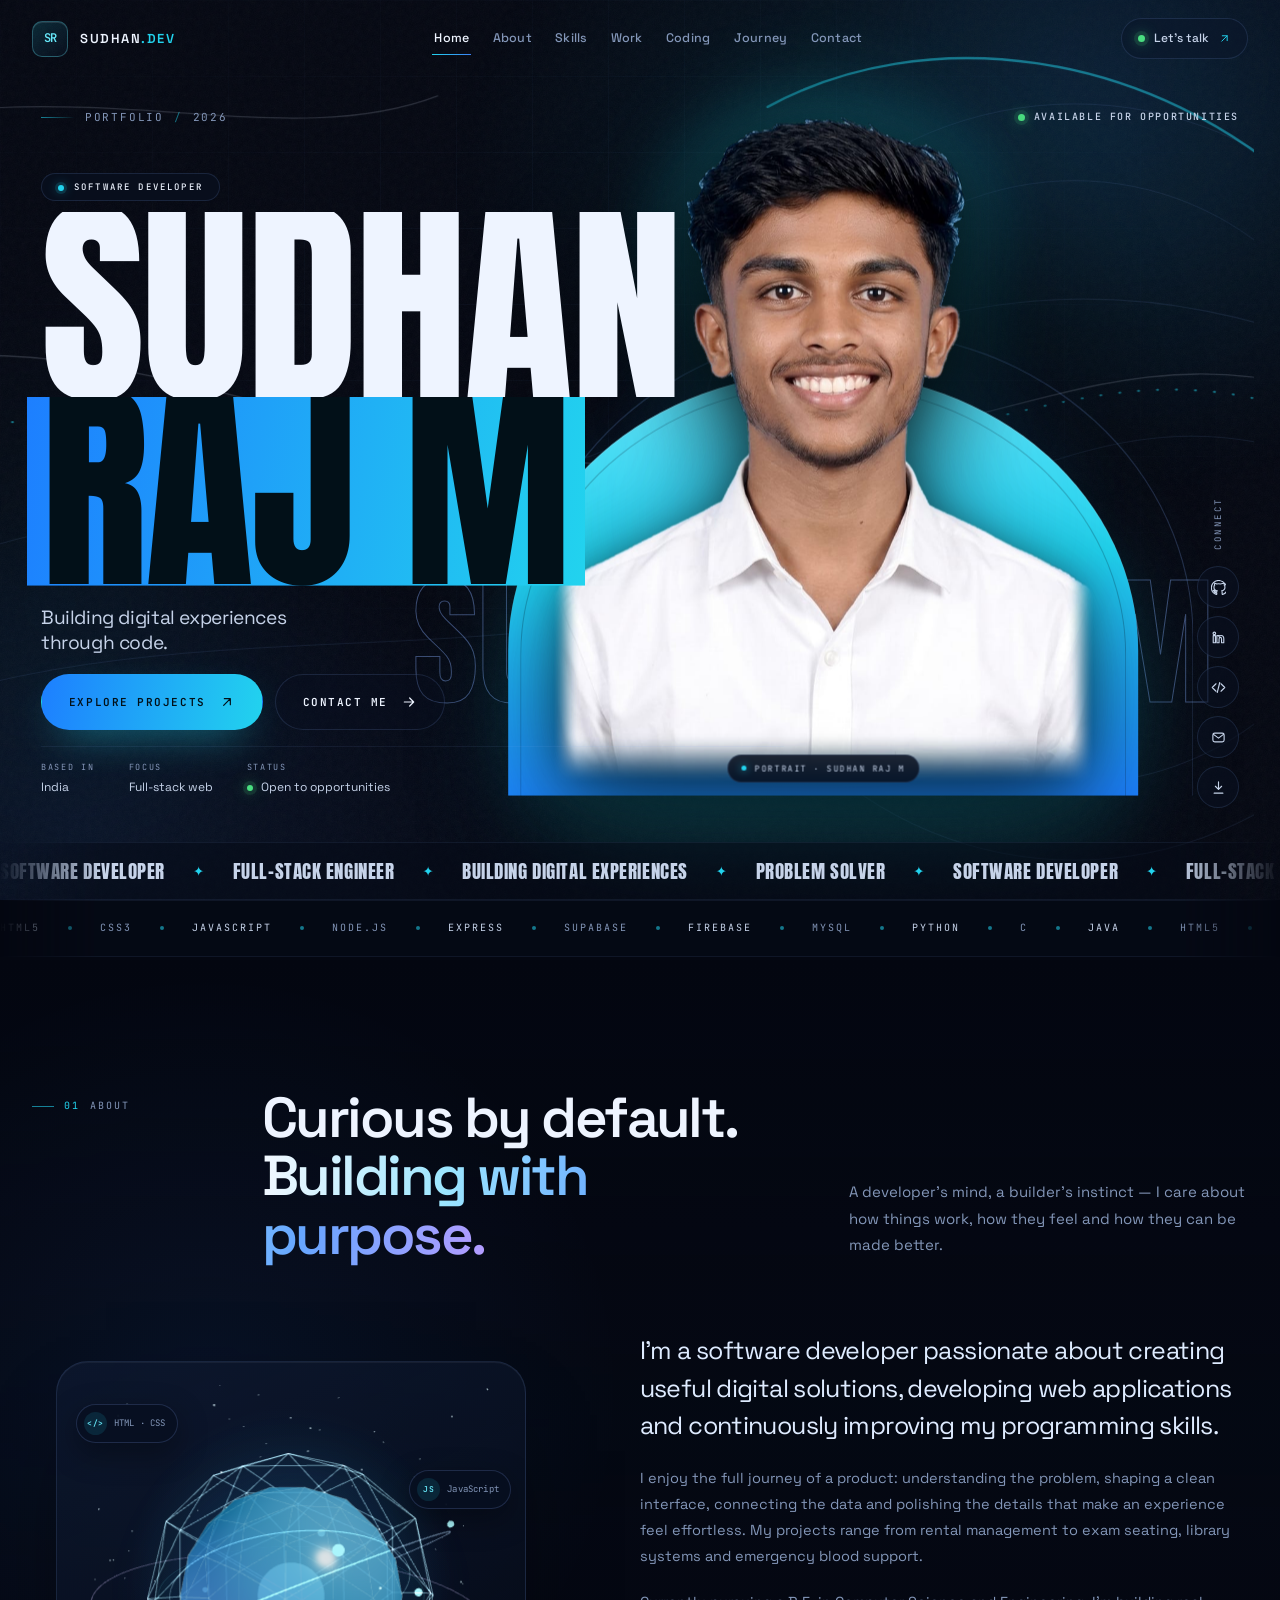
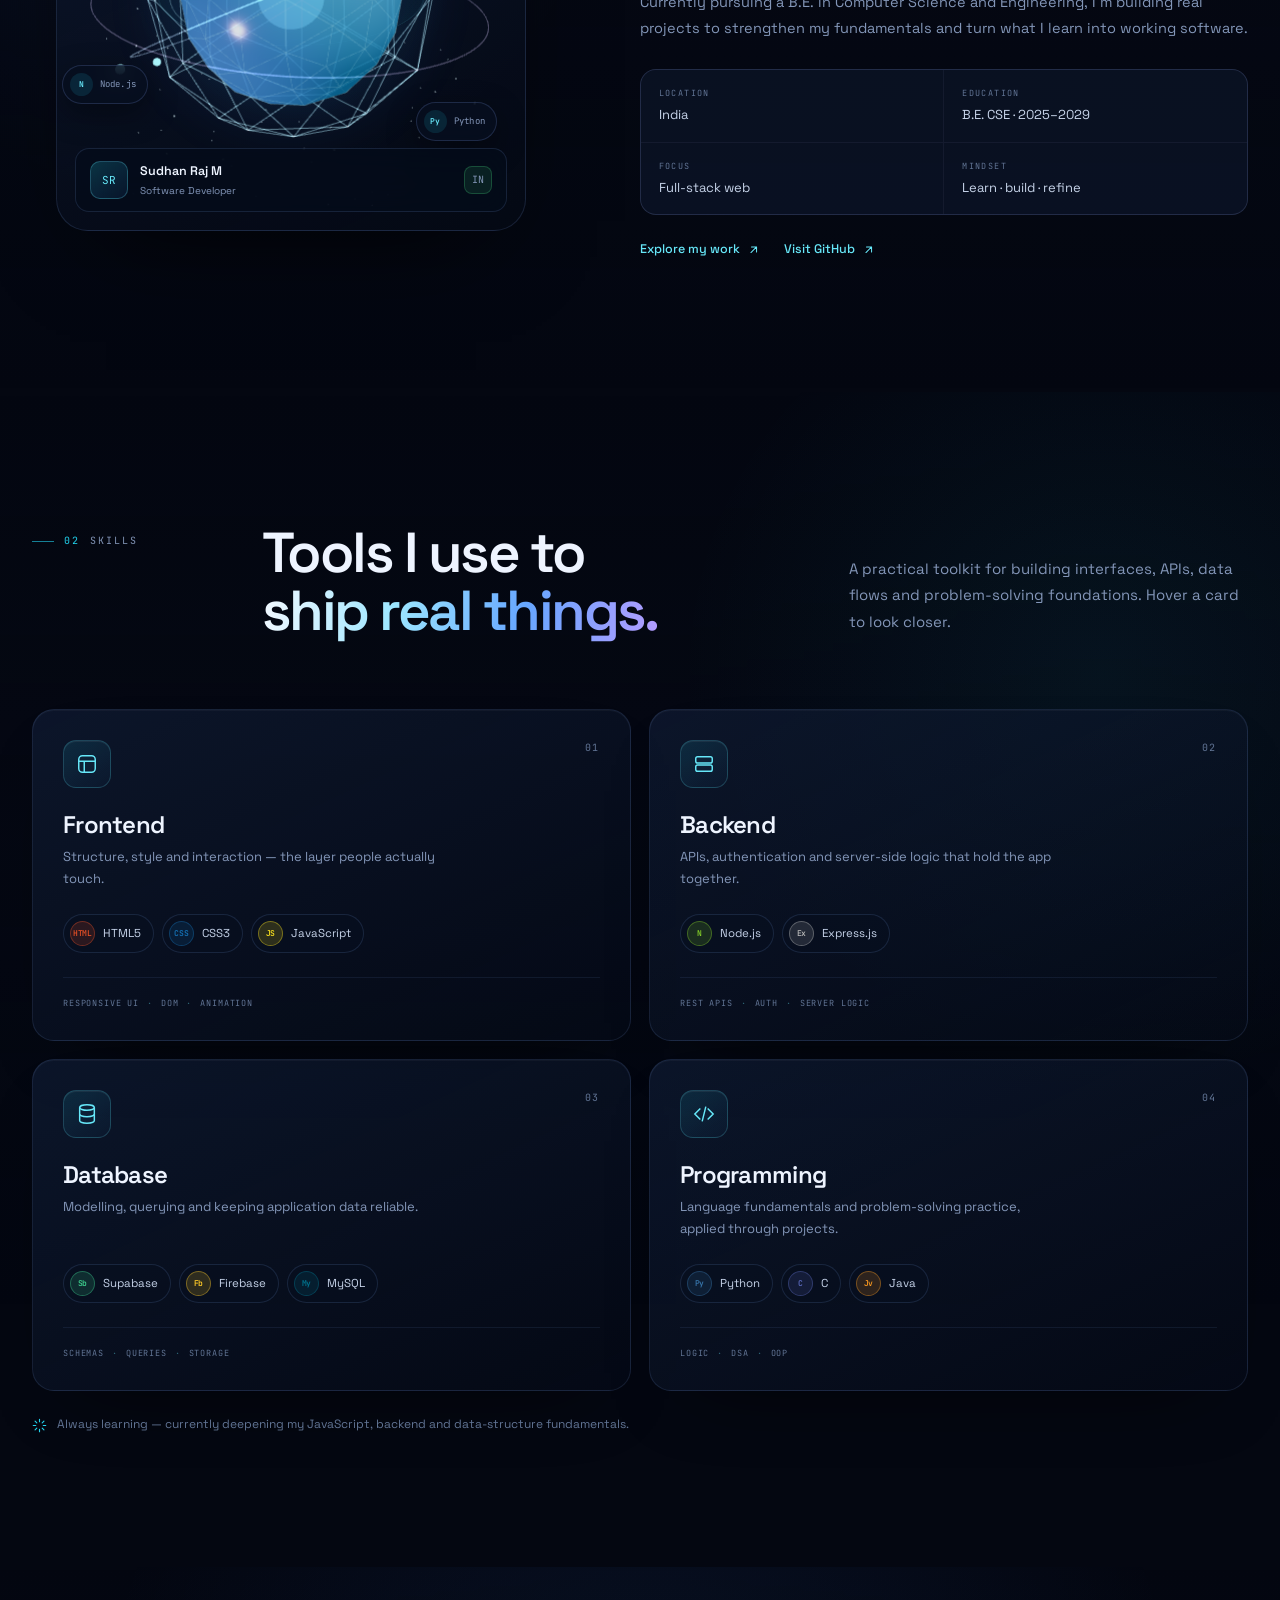
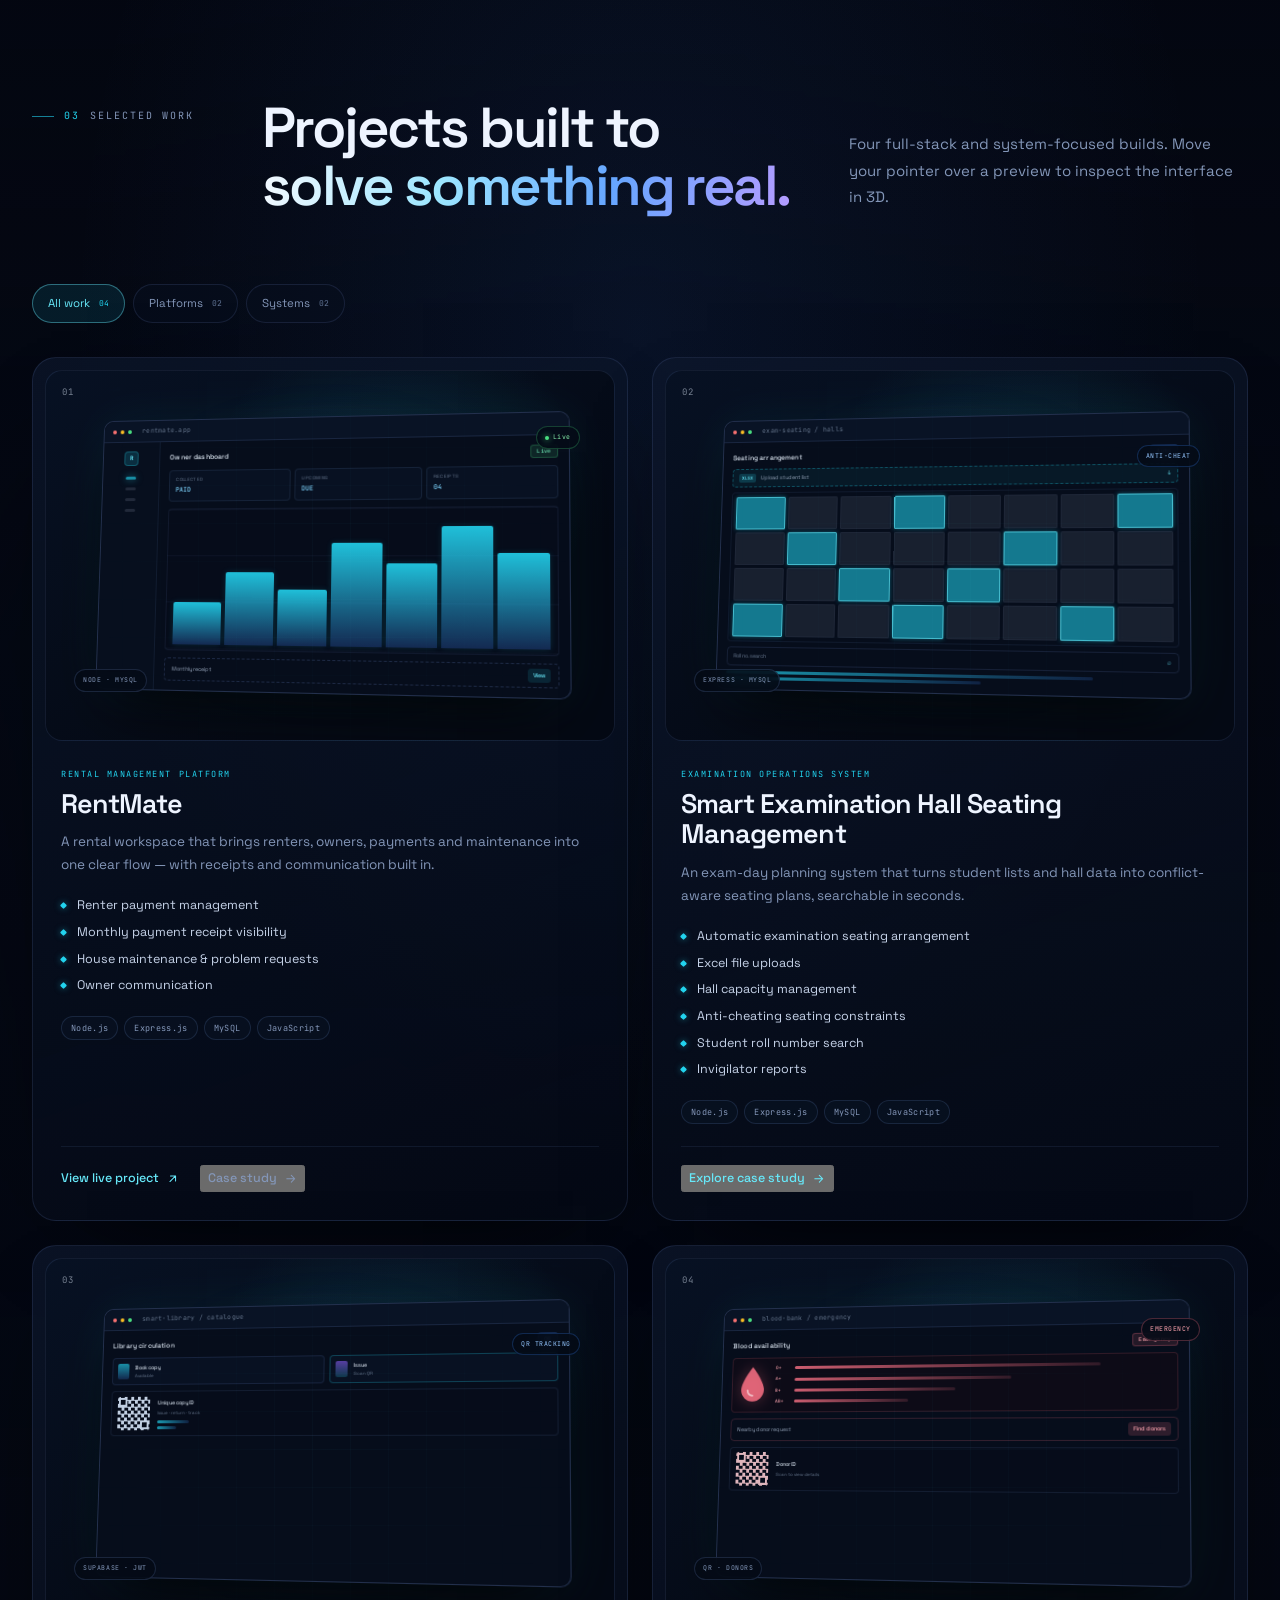
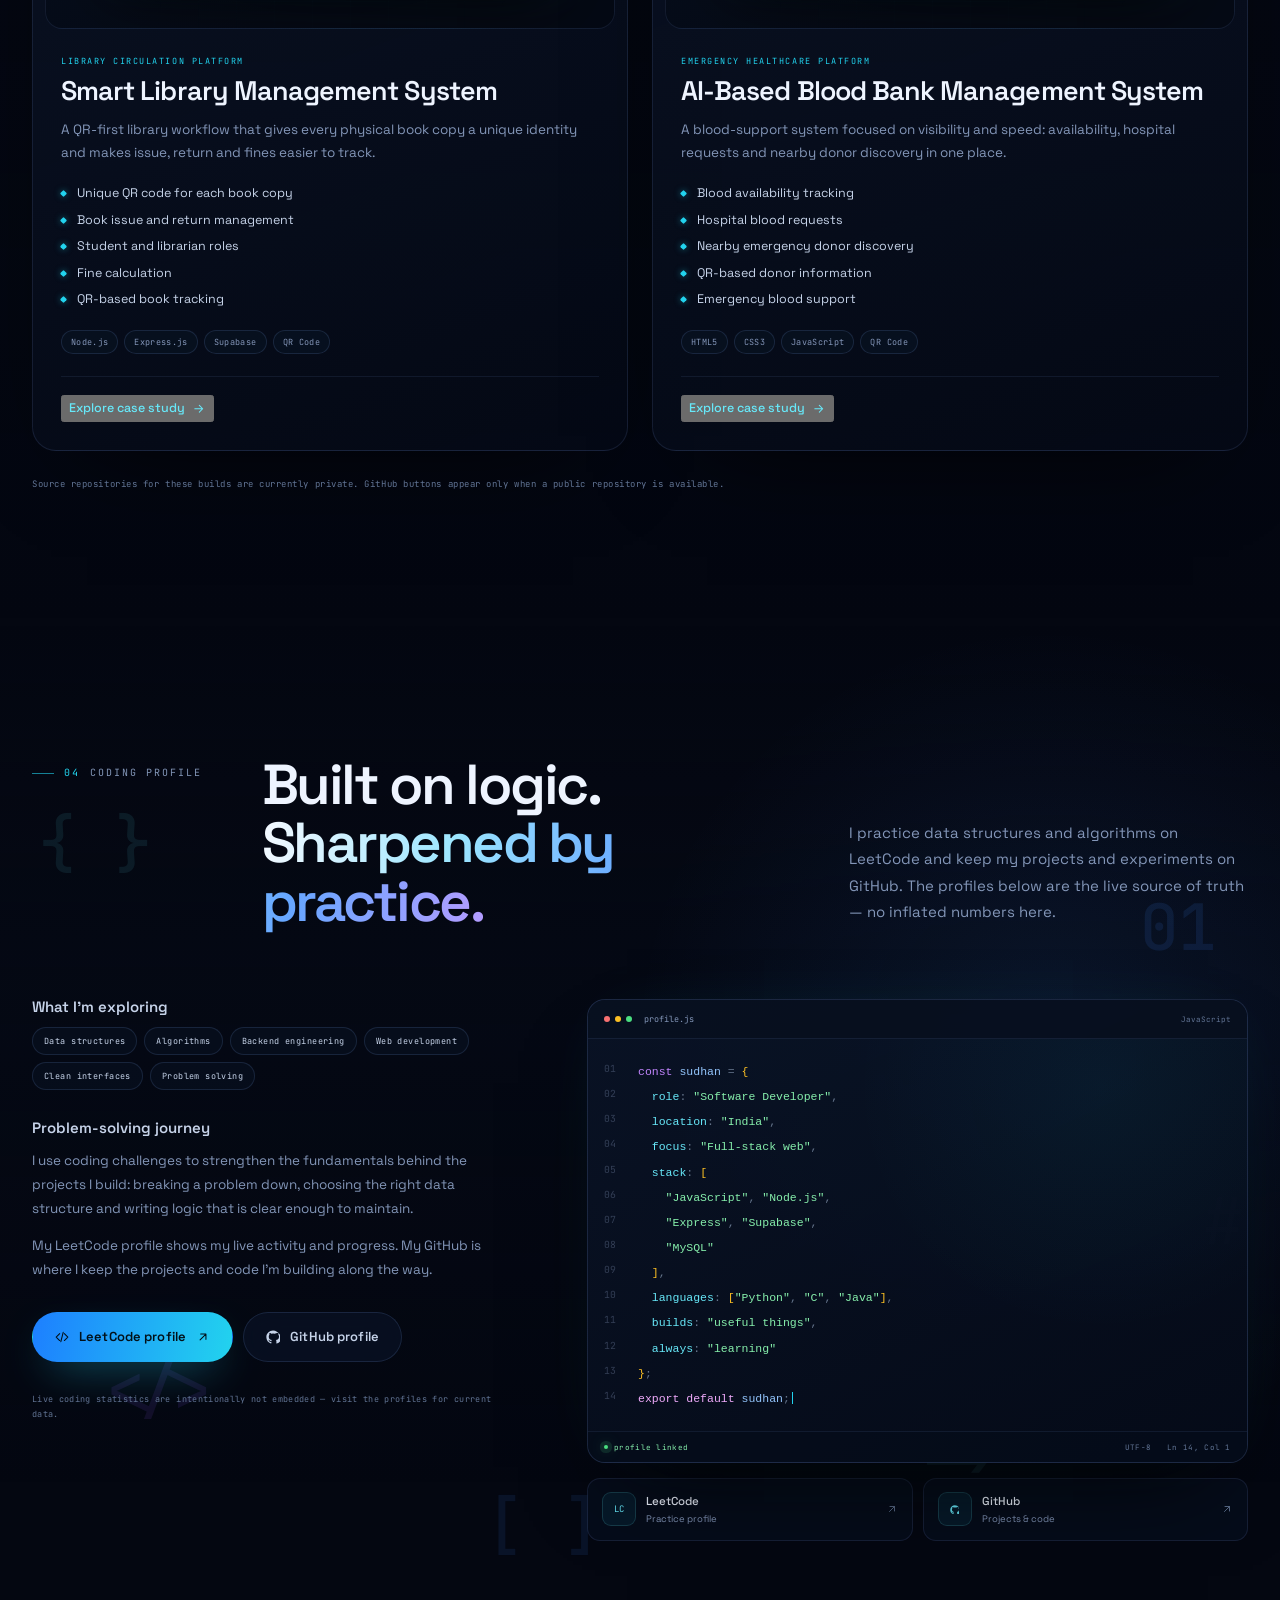
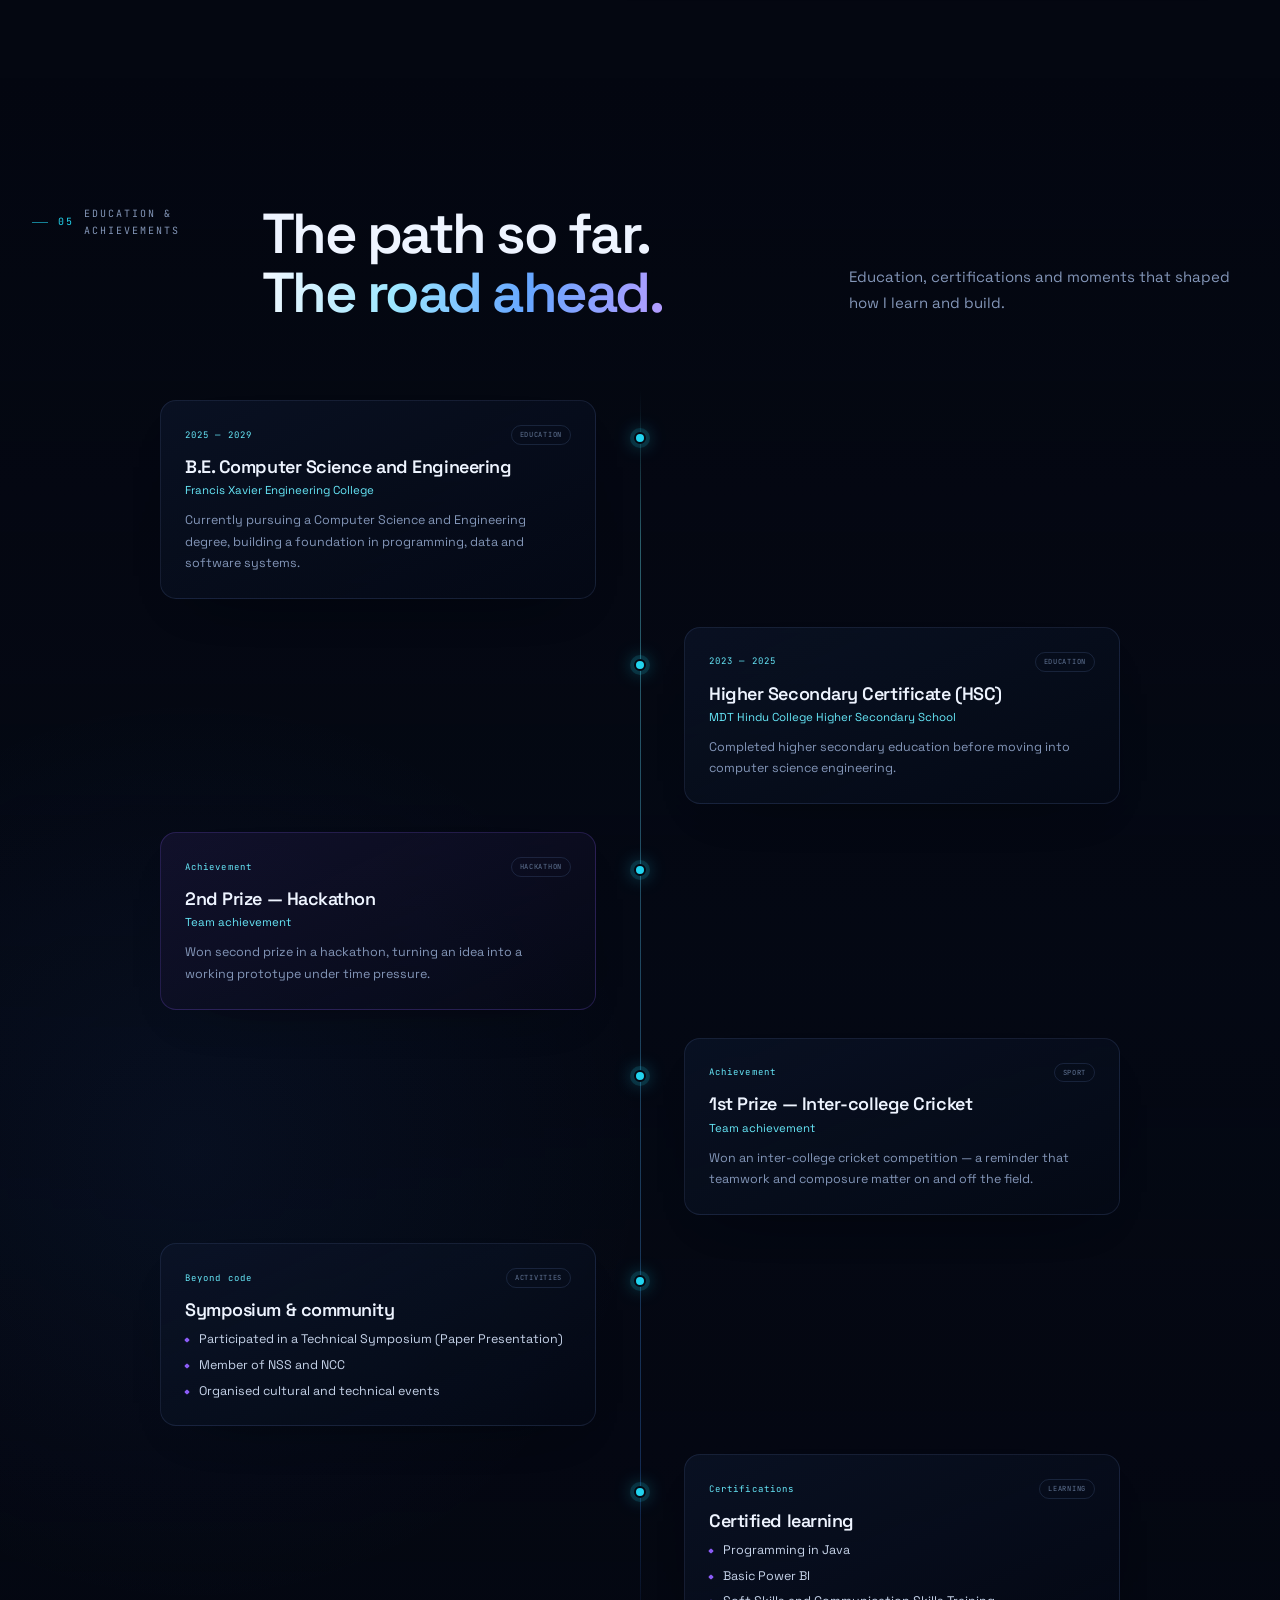
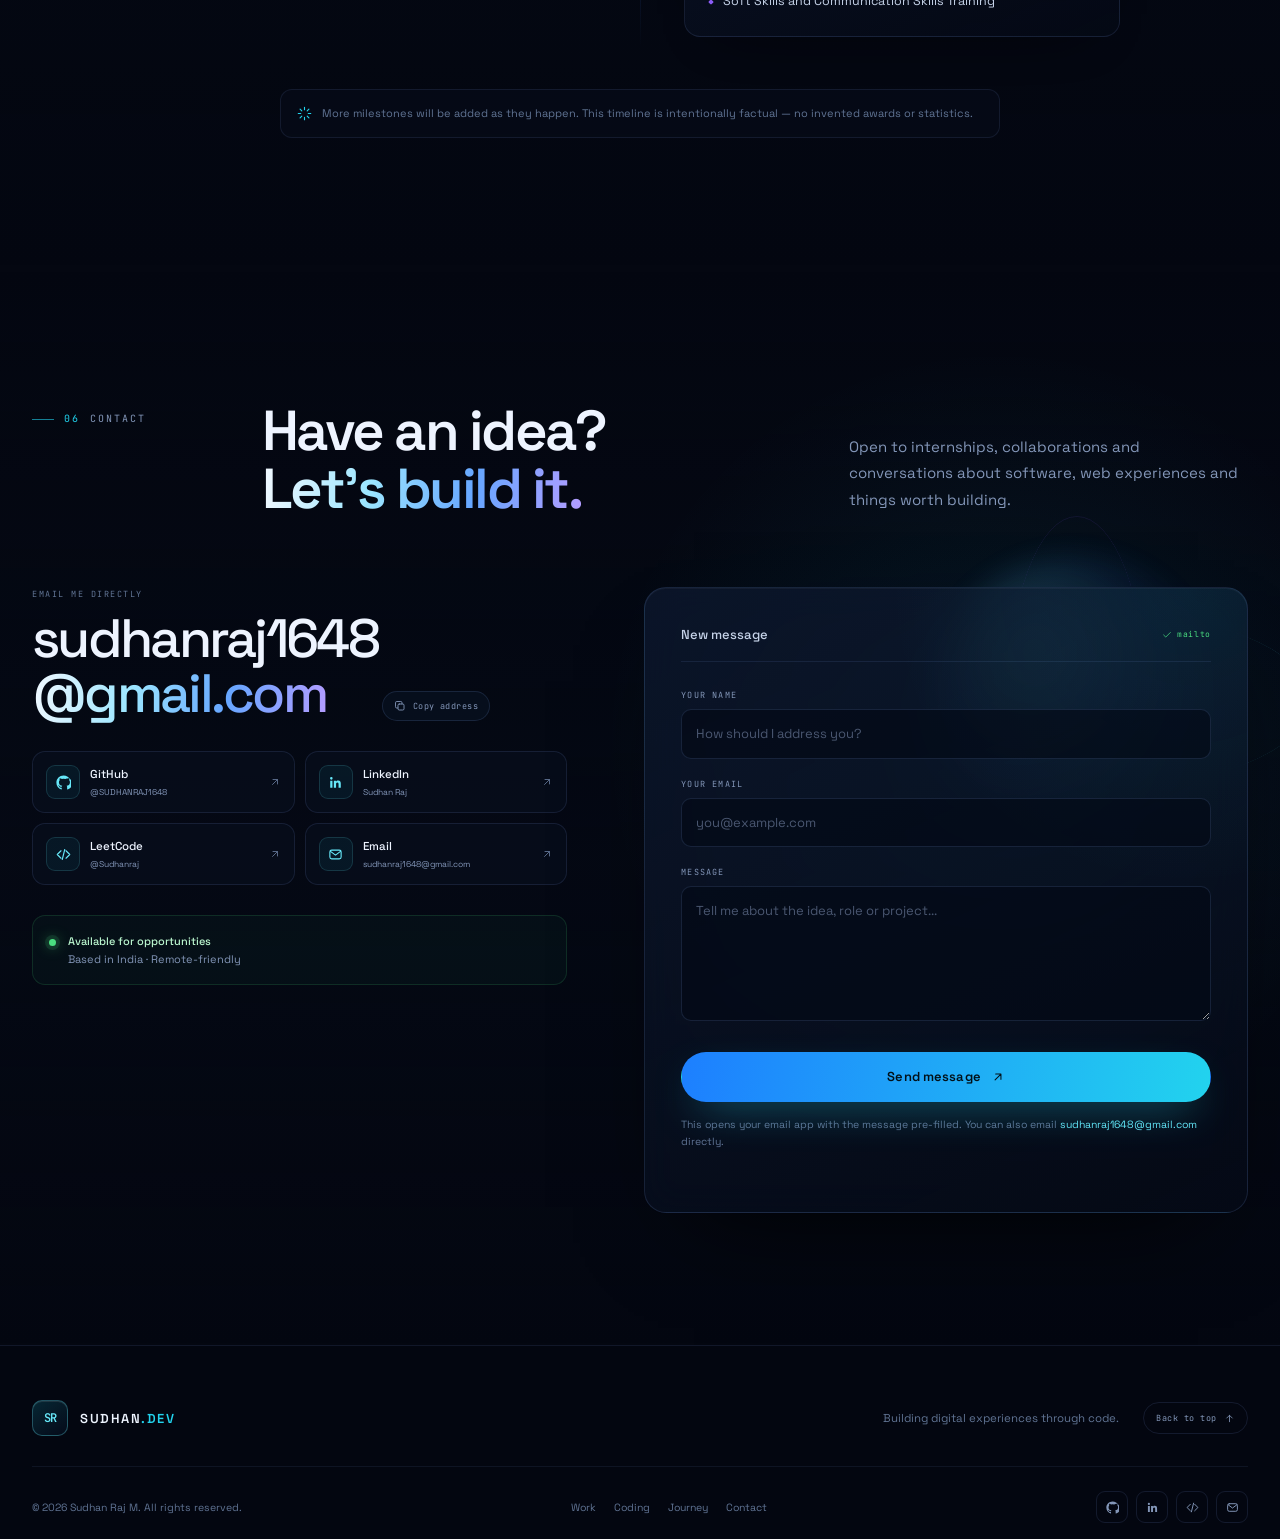
<file: index.html>
<!DOCTYPE html>
<html lang="en">
<head>
  <meta charset="UTF-8">
  <meta name="viewport" content="width=device-width, initial-scale=1.0, viewport-fit=cover">
  <meta name="theme-color" content="#040711">
  <meta name="color-scheme" content="dark">

  <title>Sudhan Raj M — Software Developer &amp; Web Developer</title>
  <meta name="description" content="Portfolio of Sudhan Raj M — software developer and web developer from India. Explore full-stack projects including RentMate, Smart Exam Seating, Smart Library and AI-Based Blood Bank.">
  <meta name="keywords" content="Sudhan Raj M, software developer, web developer, full stack developer, portfolio, JavaScript, Node.js, Express, Supabase, MySQL, Three.js">
  <meta name="author" content="Sudhan Raj M">
  <meta name="robots" content="index, follow">

  <meta property="og:type" content="website">
  <meta property="og:title" content="Sudhan Raj M — Software Developer &amp; Web Developer">
  <meta property="og:description" content="Building digital experiences through code. Explore immersive 3D projects, skills and full-stack work by Sudhan Raj M.">
  <meta property="og:site_name" content="Sudhan Raj M Portfolio">
  <meta name="twitter:card" content="summary_large_image">
  <meta name="twitter:title" content="Sudhan Raj M — Software Developer">
  <meta name="twitter:description" content="Building digital experiences through code.">

  <link rel="icon" type="image/svg+xml" href="assets/favicon.svg">
  <link rel="preload" as="image" href="assets/my-photo.png" fetchpriority="high">
  <link rel="preconnect" href="https://fonts.googleapis.com">
  <link rel="preconnect" href="https://fonts.gstatic.com" crossorigin>
  <link href="https://fonts.googleapis.com/css2?family=Anton&family=JetBrains+Mono:wght@400;500;600&family=Space+Grotesk:wght@300;400;500;600;700&display=swap" rel="stylesheet">

  <link rel="stylesheet" href="style.css">
  <script>document.documentElement.classList.add('js');</script>

  <script type="application/ld+json">
  {
    "@context": "https://schema.org",
    "@type": "Person",
    "name": "Sudhan Raj M",
    "jobTitle": "Software Developer",
    "description": "Software developer and web developer building useful digital experiences.",
    "email": "mailto:sudhanraj1648@gmail.com",
    "url": "https://github.com/SUDHANRAJ1648",
    "address": { "@type": "PostalAddress", "addressCountry": "IN" },
    "sameAs": [
      "https://github.com/SUDHANRAJ1648",
      "https://www.linkedin.com/in/sudhan-raj-7514b4381/",
      "https://leetcode.com/u/Sudhanraj/"
    ],
    "knowsAbout": ["Web Development", "JavaScript", "Node.js", "Express.js", "Supabase", "Firebase", "MySQL", "Python", "C", "Java"]
  }
  </script>
</head>
<body class="is-loading">

  <a class="skip-link" href="#main">Skip to main content</a>

  <!-- Loading experience -->
  <div class="loader" id="loader" aria-hidden="true">
    <div class="loader__inner">
      <div class="loader__mark" aria-hidden="true">
        <span>S</span><span>R</span>
        <i class="loader__ring"></i>
      </div>
      <div class="loader__meta">
        <span class="loader__label">SUDHAN.DEV</span>
        <span class="loader__percent" id="loaderPercent">00</span>
      </div>
      <div class="loader__track"><span class="loader__bar" id="loaderBar"></span></div>
      <p class="loader__note">Initialising experience<span class="loader__dots">...</span></p>
    </div>
  </div>

  <div class="scroll-progress" aria-hidden="true"><span id="scrollProgress"></span></div>

  <!-- Custom cursor (desktop, fine pointer only) -->
  <div class="cursor" id="cursor" aria-hidden="true">
    <span class="cursor__dot"></span>
    <span class="cursor__ring"><span class="cursor__text"></span></span>
  </div>

  <div class="ambient" aria-hidden="true">
    <span class="ambient__orb ambient__orb--one"></span>
    <span class="ambient__orb ambient__orb--two"></span>
    <span class="ambient__grid"></span>
    <span class="ambient__noise"></span>
  </div>

  <!-- Header -->
  <header class="site-header" id="siteHeader">
    <div class="site-header__inner">
      <a class="brand" href="#home" aria-label="Sudhan Raj M — home">
        <span class="brand__mark">SR</span>
        <span class="brand__text">SUDHAN<span>.DEV</span></span>
      </a>

      <nav class="desktop-nav" aria-label="Primary navigation">
        <a class="nav-link is-active" href="#home">Home</a>
        <a class="nav-link" href="#about">About</a>
        <a class="nav-link" href="#skills">Skills</a>
        <a class="nav-link" href="#work">Work</a>
        <a class="nav-link" href="#coding">Coding</a>
        <a class="nav-link" href="#journey">Journey</a>
        <a class="nav-link" href="#contact">Contact</a>
      </nav>

      <div class="site-header__actions">
        <a class="header-cta" href="#contact">
          <span class="status-dot" aria-hidden="true"></span>
          Let's talk
          <svg class="icon" aria-hidden="true"><use href="#icon-arrow-up-right"></use></svg>
        </a>
        <button class="menu-toggle" id="menuToggle" type="button" aria-label="Open menu" aria-expanded="false" aria-controls="mobileMenu">
          <span></span><span></span>
        </button>
      </div>
    </div>
  </header>

  <!-- Mobile navigation -->
  <div class="mobile-menu" id="mobileMenu" aria-hidden="true">
    <div class="mobile-menu__inner">
      <p class="mobile-menu__label">Navigation</p>
      <nav aria-label="Mobile navigation">
        <a href="#home"><span>01</span>Home</a>
        <a href="#about"><span>02</span>About</a>
        <a href="#skills"><span>03</span>Skills</a>
        <a href="#work"><span>04</span>Work</a>
        <a href="#coding"><span>05</span>Coding</a>
        <a href="#journey"><span>06</span>Journey</a>
        <a href="#contact"><span>07</span>Contact</a>
      </nav>
      <div class="mobile-menu__footer">
        <a href="mailto:sudhanraj1648@gmail.com">sudhanraj1648@gmail.com</a>
        <div class="mobile-menu__socials">
          <a href="https://github.com/SUDHANRAJ1648" target="_blank" rel="noopener noreferrer" aria-label="GitHub">GitHub</a>
          <a href="https://www.linkedin.com/in/sudhan-raj-7514b4381/" target="_blank" rel="noopener noreferrer" aria-label="LinkedIn">LinkedIn</a>
          <a href="https://leetcode.com/u/Sudhanraj/" target="_blank" rel="noopener noreferrer" aria-label="LeetCode">LeetCode</a>
        </div>
      </div>
    </div>
  </div>

  <main id="main">

    <!-- ============================= HERO ============================= -->
    <section class="hero hero--nori" id="home" aria-labelledby="heroTitle">
      <!-- Kept for the WebGL module; visually retired on the editorial hero -->
      <div class="hero__stage" aria-hidden="true">
        <canvas id="heroCanvas" class="hero__canvas"></canvas>
        <div class="hero__fallback" id="heroFallback">
          <div class="fallback-desk">
            <div class="fallback-screen">
              <span class="fallback-code">&lt;div class="future"&gt;</span>
              <span class="fallback-code">const build = () =&gt; magic;</span>
              <span class="fallback-code">// keep shipping</span>
            </div>
            <div class="fallback-base"></div>
          </div>
        </div>
        <div class="hero__vignette"></div>
        <div class="hero__scanlines"></div>
      </div>

      <!-- Abstract curved line field -->
      <div class="hero__curves" aria-hidden="true">
        <svg class="hero__curves-svg" viewBox="0 0 1600 1000" preserveAspectRatio="xMidYMid slice" fill="none">
          <g class="hero__curves-group hero__curves-group--far">
            <path class="hero__curve" d="M-80 706C240 486 556 622 826 486S1326 262 1680 442" stroke="currentColor" stroke-width="1.2" vector-effect="non-scaling-stroke"/>
            <path class="hero__curve" d="M-80 828C286 638 690 772 1012 622S1428 438 1680 566" stroke="currentColor" stroke-width="1" vector-effect="non-scaling-stroke"/>
            <circle class="hero__curve" cx="1292" cy="536" r="322" stroke="currentColor" stroke-width="1" vector-effect="non-scaling-stroke"/>
            <circle class="hero__curve" cx="1292" cy="536" r="404" stroke="currentColor" stroke-width="1" vector-effect="non-scaling-stroke"/>
          </g>
          <g class="hero__curves-group hero__curves-group--near">
            <path class="hero__curve hero__curve--ink" d="M-80 438C226 306 508 540 892 512S1350 336 1680 478" stroke="currentColor" stroke-width="1.4" vector-effect="non-scaling-stroke"/>
            <path class="hero__curve hero__curve--accent hero__curve--dash" d="M-80 520C266 372 604 596 968 520S1394 372 1680 520" stroke="currentColor" stroke-width="2" stroke-linecap="round" vector-effect="non-scaling-stroke"/>
            <path class="hero__curve hero__curve--accent" d="M964 132C1128 42 1372 64 1548 232" stroke="currentColor" stroke-width="2.4" stroke-linecap="round" vector-effect="non-scaling-stroke"/>
            <path class="hero__curve hero__curve--ink" d="M-80 176C198 74 430 190 612 120" stroke="currentColor" stroke-width="1.2" vector-effect="non-scaling-stroke"/>
            <circle cx="1548" cy="232" r="5.5" fill="currentColor" class="hero__curve-dot hero__curve--accent"/>
          </g>
        </svg>
        <span class="hero__grain"></span>
      </div>

      <div class="hero__hud" aria-hidden="true">
        <span class="hero__hud-item"><i class="status-dot"></i> SYSTEM ONLINE</span>
        <span class="hero__hud-item">WEBGL / 3D</span>
      </div>

      <div class="hero__inner">
        <div class="hero__top">
          <p class="eyebrow hero__eyebrow">
            <span class="eyebrow__line" aria-hidden="true"></span>
            Portfolio <span class="eyebrow__sep">/</span> 2026
          </p>
          <p class="hero__status">
            <span class="hero__status-dot" aria-hidden="true"></span>
            Available for opportunities
          </p>
        </div>

        <div class="hero__layout">
          <!-- Watermark: one oversized ghost of the name, kept strictly behind
               the portrait so the photo always covers the letters. -->
          <div class="hero__weave" aria-hidden="true">
            <span class="hero__weave-word"><span class="hero__weave-part">Sudhan</span> <span class="hero__weave-part">Raj M</span></span>
          </div>

          <div class="hero__content">
            <h1 class="hero__title" id="heroTitle" aria-label="Sudhan Raj M">
              <span class="hero__hello">Software Developer</span>
              <span class="hero__name">
                <span class="hero__name-mask"><span class="hero__name-line">Sudhan</span></span>
                <span class="hero__name-mask hero__name-mask--accent"><span class="hero__name-line hero__name-line--accent">Raj M</span></span>
              </span>
            </h1>

            <p class="hero__roles" aria-label="Software Developer, Web Developer, Problem Solver">
              <span>Software Developer</span><i>/</i>
              <span>Web Developer</span><i>/</i>
              <span>Problem Solver</span>
            </p>

            <p class="hero__tagline">Building digital experiences<br class="hero__br"> through code.</p>

            <p class="hero__desc">
              I turn ideas into fast, accessible web applications — from clean interfaces
              and thoughtful interactions to the APIs and data layers behind them.
            </p>

            <div class="hero__actions">
              <a class="btn hero__btn hero__btn--solid" href="#work">
                <span>Explore Projects</span>
                <svg class="icon" aria-hidden="true"><use href="#icon-arrow-up-right"></use></svg>
              </a>
              <a class="btn hero__btn hero__btn--ghost" href="#contact">
                <span>Contact Me</span>
                <svg class="icon" aria-hidden="true"><use href="#icon-arrow-right"></use></svg>
              </a>
            </div>

            <div class="hero__meta">
              <div class="hero__meta-item">
                <span class="hero__meta-key">Based in</span>
                <span class="hero__meta-value">India</span>
              </div>
              <div class="hero__meta-item">
                <span class="hero__meta-key">Focus</span>
                <span class="hero__meta-value">Full-stack web</span>
              </div>
              <div class="hero__meta-item">
                <span class="hero__meta-key">Status</span>
                <span class="hero__meta-value"><i class="status-dot"></i> Open to opportunities</span>
              </div>
            </div>

            <a class="hero__scroll" href="#about" aria-label="Scroll to about section">
              <span class="hero__scroll-line" aria-hidden="true"></span>
              <span>Scroll to explore</span>
            </a>
          </div>

          <!-- Portrait -->
          <div class="hero__portrait-wrap">
            <div class="hero__portrait portrait" id="portrait">
              <span class="hero__arch" aria-hidden="true"></span>
              <span class="hero__arch-ring" aria-hidden="true"></span>

              <div class="portrait__aura" aria-hidden="true"></div>
              <div class="portrait__halo" aria-hidden="true"></div>

              <div class="portrait__stage">
                <div class="portrait__shadow" aria-hidden="true"></div>
                <div class="portrait__face portrait__face--front">
                  <img
                    class="portrait__img"
                    src="assets/my-photo.png"
                    alt="Portrait of Sudhan Raj M"
                    width="860"
                    height="1116"
                    fetchpriority="high"
                    decoding="async">
                  <span class="portrait__light" aria-hidden="true"></span>
                </div>
              </div>

              <p class="portrait__tag" aria-hidden="true">
                <i class="portrait__tag-dot"></i>
                <span>Portrait &middot; Sudhan Raj M</span>
              </p>
            </div>
          </div>

          <aside class="hero__rail" aria-label="Social links">
            <span class="hero__rail-label" aria-hidden="true">Connect</span>
            <div class="hero__rail-links">
              <a class="hero__rail-link" href="https://github.com/SUDHANRAJ1648" target="_blank" rel="noopener noreferrer" aria-label="GitHub profile">
                <svg class="icon" aria-hidden="true"><use href="#icon-github"></use></svg>
              </a>
              <a class="hero__rail-link" href="https://www.linkedin.com/in/sudhan-raj-7514b4381/" target="_blank" rel="noopener noreferrer" aria-label="LinkedIn profile">
                <svg class="icon" aria-hidden="true"><use href="#icon-linkedin"></use></svg>
              </a>
              <a class="hero__rail-link" href="https://leetcode.com/u/Sudhanraj/" target="_blank" rel="noopener noreferrer" aria-label="LeetCode profile">
                <svg class="icon" aria-hidden="true"><use href="#icon-code"></use></svg>
              </a>
              <a class="hero__rail-link" href="mailto:sudhanraj1648@gmail.com" aria-label="Email Sudhan Raj M">
                <svg class="icon" aria-hidden="true"><use href="#icon-mail"></use></svg>
              </a>
              <a class="hero__rail-link" href="assets/resume/Sudhan_Raj_M_Resume.pdf" download aria-label="Download résumé">
                <svg class="icon" aria-hidden="true"><use href="#icon-download"></use></svg>
              </a>
            </div>
          </aside>
        </div>
      </div>

      <div class="hero__ticker" aria-hidden="true">
        <div class="hero__ticker-track">
          <span class="hero__ticker-group">
            Software Developer <i>✦</i> Full-Stack Engineer <i>✦</i> Building digital experiences <i>✦</i> Problem Solver <i>✦</i>
          </span>
          <span class="hero__ticker-group">
            Software Developer <i>✦</i> Full-Stack Engineer <i>✦</i> Building digital experiences <i>✦</i> Problem Solver <i>✦</i>
          </span>
        </div>
      </div>

      <div class="hero__coordinates" aria-hidden="true">
        <span>11.1271° N</span>
        <span>78.6569° E</span>
      </div>
    </section>

    <!-- Tech marquee -->
    <div class="marquee" aria-hidden="true">
      <div class="marquee__track">
        <span>HTML5</span><i></i><span>CSS3</span><i></i><span>JAVASCRIPT</span><i></i><span>NODE.JS</span><i></i><span>EXPRESS</span><i></i><span>SUPABASE</span><i></i><span>FIREBASE</span><i></i><span>MYSQL</span><i></i><span>PYTHON</span><i></i><span>C</span><i></i><span>JAVA</span><i></i>
        <span>HTML5</span><i></i><span>CSS3</span><i></i><span>JAVASCRIPT</span><i></i><span>NODE.JS</span><i></i><span>EXPRESS</span><i></i><span>SUPABASE</span><i></i><span>FIREBASE</span><i></i><span>MYSQL</span><i></i><span>PYTHON</span><i></i><span>C</span><i></i><span>JAVA</span><i></i>
      </div>
    </div>

    <!-- ============================= ABOUT ============================= -->
    <section class="section about" id="about" aria-labelledby="aboutTitle">
      <div class="container">
        <div class="section-head">
          <div class="section-head__aside reveal">
            <p class="section-label"><span>01</span> About</p>
          </div>
          <div class="section-head__main">
            <h2 class="section-title reveal" id="aboutTitle">Curious by default.<br><em>Building with purpose.</em></h2>
            <p class="section-desc reveal">
              A developer's mind, a builder's instinct — I care about how things work,
              how they feel and how they can be made better.
            </p>
          </div>
        </div>

        <div class="about__grid">
          <div class="about__visual reveal">
            <div class="profile-stage" data-tilt>
              <div class="profile-stage__glow" aria-hidden="true"></div>
              <canvas id="aboutCanvas" class="profile-stage__canvas" aria-hidden="true"></canvas>
              <div class="profile-stage__ring" aria-hidden="true"></div>

              <span class="tech-float tech-float--one" aria-hidden="true"><b>&lt;/&gt;</b> HTML · CSS</span>
              <span class="tech-float tech-float--two" aria-hidden="true"><b>JS</b> JavaScript</span>
              <span class="tech-float tech-float--three" aria-hidden="true"><b>N</b> Node.js</span>
              <span class="tech-float tech-float--four" aria-hidden="true"><b>Py</b> Python</span>

              <div class="profile-stage__id">
                <div class="profile-stage__avatar" aria-hidden="true">SR</div>
                <div>
                  <strong>Sudhan Raj M</strong>
                  <span>Software Developer</span>
                </div>
                <span class="profile-stage__badge">IN</span>
              </div>
            </div>
          </div>

          <div class="about__copy">
            <p class="about__lead reveal">
              I'm a software developer passionate about creating useful digital solutions,
              developing web applications and continuously improving my programming skills.
            </p>

            <p class="reveal">
              I enjoy the full journey of a product: understanding the problem, shaping a clean
              interface, connecting the data and polishing the details that make an experience
              feel effortless. My projects range from rental management to exam seating,
              library systems and emergency blood support.
            </p>

            <p class="reveal">
              Currently pursuing a B.E. in Computer Science and Engineering, I'm building
              real projects to strengthen my fundamentals and turn what I learn into
              working software.
            </p>

            <dl class="about__facts reveal">
              <div>
                <dt>Location</dt>
                <dd>India</dd>
              </div>
              <div>
                <dt>Education</dt>
                <dd>B.E. CSE · 2025–2029</dd>
              </div>
              <div>
                <dt>Focus</dt>
                <dd>Full-stack web</dd>
              </div>
              <div>
                <dt>Mindset</dt>
                <dd>Learn · build · refine</dd>
              </div>
            </dl>

            <div class="about__links reveal">
              <a class="text-link" href="#work">Explore my work <svg class="icon" aria-hidden="true"><use href="#icon-arrow-up-right"></use></svg></a>
              <a class="text-link" href="https://github.com/SUDHANRAJ1648" target="_blank" rel="noopener noreferrer">Visit GitHub <svg class="icon" aria-hidden="true"><use href="#icon-arrow-up-right"></use></svg></a>
            </div>
          </div>
        </div>
      </div>
    </section>

    <!-- ============================= SKILLS ============================= -->
    <section class="section skills" id="skills" aria-labelledby="skillsTitle">
      <div class="container">
        <div class="section-head">
          <div class="section-head__aside reveal">
            <p class="section-label"><span>02</span> Skills</p>
          </div>
          <div class="section-head__main">
            <h2 class="section-title reveal" id="skillsTitle">Tools I use to<br><em>ship real things.</em></h2>
            <p class="section-desc reveal">
              A practical toolkit for building interfaces, APIs, data flows and
              problem-solving foundations. Hover a card to look closer.
            </p>
          </div>
        </div>

        <div class="skills__grid">
          <article class="skill-card reveal" data-tilt>
            <div class="skill-card__head">
              <span class="skill-card__icon" aria-hidden="true">
                <svg viewBox="0 0 24 24" fill="none" stroke="currentColor" stroke-width="1.6"><rect x="3" y="3" width="18" height="18" rx="4"/><path d="M3 9h18M9 21V9"/></svg>
              </span>
              <span class="skill-card__number">01</span>
            </div>
            <h3>Frontend</h3>
            <p>Structure, style and interaction — the layer people actually touch.</p>
            <ul class="skill-list" aria-label="Frontend skills">
              <li class="skill-chip"><span class="skill-mark" style="--brand:#e34f26">HTML</span>HTML5</li>
              <li class="skill-chip"><span class="skill-mark" style="--brand:#1572b6">CSS</span>CSS3</li>
              <li class="skill-chip"><span class="skill-mark" style="--brand:#f7df1e">JS</span>JavaScript</li>
            </ul>
            <div class="skill-card__foot">
              <span>Responsive UI</span><span>DOM</span><span>Animation</span>
            </div>
          </article>

          <article class="skill-card reveal" data-tilt>
            <div class="skill-card__head">
              <span class="skill-card__icon" aria-hidden="true">
                <svg viewBox="0 0 24 24" fill="none" stroke="currentColor" stroke-width="1.6"><rect x="3" y="4" width="18" height="7" rx="2"/><rect x="3" y="13" width="18" height="7" rx="2"/><path d="M7 7.5h.01M7 16.5h.01M17 7.5h.01M17 16.5h.01"/></svg>
              </span>
              <span class="skill-card__number">02</span>
            </div>
            <h3>Backend</h3>
            <p>APIs, authentication and server-side logic that hold the app together.</p>
            <ul class="skill-list" aria-label="Backend skills">
              <li class="skill-chip"><span class="skill-mark" style="--brand:#83cd29">N</span>Node.js</li>
              <li class="skill-chip"><span class="skill-mark" style="--brand:#b8b8b8">Ex</span>Express.js</li>
            </ul>
            <div class="skill-card__foot">
              <span>REST APIs</span><span>Auth</span><span>Server logic</span>
            </div>
          </article>

          <article class="skill-card reveal" data-tilt>
            <div class="skill-card__head">
              <span class="skill-card__icon" aria-hidden="true">
                <svg viewBox="0 0 24 24" fill="none" stroke="currentColor" stroke-width="1.6"><ellipse cx="12" cy="5" rx="8" ry="3"/><path d="M4 5v7c0 1.66 3.58 3 8 3s8-1.34 8-3V5"/><path d="M4 12v7c0 1.66 3.58 3 8 3s8-1.34 8-3v-7"/></svg>
              </span>
              <span class="skill-card__number">03</span>
            </div>
            <h3>Database</h3>
            <p>Modelling, querying and keeping application data reliable.</p>
            <ul class="skill-list" aria-label="Database skills">
              <li class="skill-chip"><span class="skill-mark" style="--brand:#3ecf8e">Sb</span>Supabase</li>
              <li class="skill-chip"><span class="skill-mark" style="--brand:#ffca28">Fb</span>Firebase</li>
              <li class="skill-chip"><span class="skill-mark" style="--brand:#00758f">My</span>MySQL</li>
            </ul>
            <div class="skill-card__foot">
              <span>Schemas</span><span>Queries</span><span>Storage</span>
            </div>
          </article>

          <article class="skill-card reveal" data-tilt>
            <div class="skill-card__head">
              <span class="skill-card__icon" aria-hidden="true">
                <svg viewBox="0 0 24 24" fill="none" stroke="currentColor" stroke-width="1.6"><path d="m8 6-6 6 6 6M16 6l6 6-6 6M14 4l-4 16"/></svg>
              </span>
              <span class="skill-card__number">04</span>
            </div>
            <h3>Programming</h3>
            <p>Language fundamentals and problem-solving practice, applied through projects.</p>
            <ul class="skill-list" aria-label="Programming languages">
              <li class="skill-chip"><span class="skill-mark" style="--brand:#3776ab">Py</span>Python</li>
              <li class="skill-chip"><span class="skill-mark" style="--brand:#5c6bc0">C</span>C</li>
              <li class="skill-chip"><span class="skill-mark" style="--brand:#f89820">Jv</span>Java</li>
            </ul>
            <div class="skill-card__foot">
              <span>Logic</span><span>DSA</span><span>OOP</span>
            </div>
          </article>
        </div>

        <p class="skills__note reveal">
          <svg class="icon" aria-hidden="true"><use href="#icon-spark"></use></svg>
          Always learning — currently deepening my JavaScript, backend and data-structure fundamentals.
        </p>
      </div>
    </section>

    <!-- ============================= WORK ============================= -->
    <section class="section work" id="work" aria-labelledby="workTitle">
      <div class="container">
        <div class="section-head">
          <div class="section-head__aside reveal">
            <p class="section-label"><span>03</span> Selected work</p>
          </div>
          <div class="section-head__main">
            <h2 class="section-title reveal" id="workTitle">Projects built to<br><em>solve something real.</em></h2>
            <p class="section-desc reveal">
              Four full-stack and system-focused builds. Move your pointer over a
              preview to inspect the interface in 3D.
            </p>
          </div>
        </div>

        <div class="project-filters reveal" role="group" aria-label="Filter projects">
          <button class="filter-btn is-active" type="button" data-filter="all" aria-pressed="true">All work <span>04</span></button>
          <button class="filter-btn" type="button" data-filter="platform" aria-pressed="false">Platforms <span>02</span></button>
          <button class="filter-btn" type="button" data-filter="system" aria-pressed="false">Systems <span>02</span></button>
        </div>

        <div class="projects__grid" id="projectsGrid">

          <!-- Project 01 : RentMate -->
          <article class="project-card reveal" data-category="platform" data-project="rentmate">
            <div class="project-frame" data-tilt>
              <div class="project-frame__glow" aria-hidden="true"></div>
              <div class="project-visual visual-rentmate" aria-hidden="true">
                <div class="mock-window">
                  <div class="mock-bar"><i></i><i></i><i></i><span>rentmate.app</span></div>
                  <div class="mock-body">
                    <aside class="mock-side">
                      <b>R</b>
                      <i class="is-active"></i><i></i><i></i><i></i>
                    </aside>
                    <div class="mock-main">
                      <div class="mock-topline"><span>Owner dashboard</span><em>Live</em></div>
                      <div class="mock-metrics">
                        <div><small>Collected</small><strong>PAID</strong></div>
                        <div><small>Upcoming</small><strong>DUE</strong></div>
                        <div><small>Receipts</small><strong>04</strong></div>
                      </div>
                      <div class="mock-chart">
                        <span style="--h:32%"></span><span style="--h:55%"></span><span style="--h:42%"></span><span style="--h:78%"></span><span style="--h:62%"></span><span style="--h:90%"></span><span style="--h:70%"></span>
                      </div>
                      <div class="mock-receipt"><span>Monthly receipt</span><b>View</b></div>
                    </div>
                  </div>
                </div>
                <span class="mock-tag mock-tag--live"><i></i> Live</span>
                <span class="mock-tag mock-tag--stack">NODE · MYSQL</span>
              </div>
              <span class="project-frame__index">01</span>
              <span class="project-frame__hint">Hover to inspect <svg class="icon" aria-hidden="true"><use href="#icon-arrow-up-right"></use></svg></span>
            </div>

            <div class="project-body">
              <p class="project-kicker">Rental management platform</p>
              <h3>RentMate</h3>
              <p class="project-desc">
                A rental workspace that brings renters, owners, payments and maintenance
                into one clear flow — with receipts and communication built in.
              </p>
              <ul class="project-features">
                <li>Renter payment management</li>
                <li>Monthly payment receipt visibility</li>
                <li>House maintenance &amp; problem requests</li>
                <li>Owner communication</li>
              </ul>
              <div class="project-stack" aria-label="Technology stack">
                <span>Node.js</span><span>Express.js</span><span>MySQL</span><span>JavaScript</span>
              </div>
              <div class="project-actions">
                <a class="text-link" href="https://rentmate-pee5.onrender.com" target="_blank" rel="noopener noreferrer">
                  View live project <svg class="icon" aria-hidden="true"><use href="#icon-arrow-up-right"></use></svg>
                </a>
                <button class="text-link text-link--muted" type="button" data-open-project="rentmate">
                  Case study <svg class="icon" aria-hidden="true"><use href="#icon-arrow-right"></use></svg>
                </button>
              </div>
            </div>
          </article>

          <!-- Project 02 : Exam Seating -->
          <article class="project-card reveal" data-category="system" data-project="exam">
            <div class="project-frame" data-tilt>
              <div class="project-frame__glow" aria-hidden="true"></div>
              <div class="project-visual visual-exam" aria-hidden="true">
                <div class="mock-window">
                  <div class="mock-bar"><i></i><i></i><i></i><span>exam-seating / halls</span></div>
                  <div class="mock-main mock-main--exam">
                    <div class="mock-topline"><span>Seating arrangement</span><em class="is-soft">Auto</em></div>
                    <div class="mock-upload"><b>XLSX</b><span>Upload student list</span><i>↓</i></div>
                    <div class="mock-seats">
                      <span class="is-hot"></span><span></span><span></span><span class="is-hot"></span><span></span><span></span><span></span><span class="is-hot"></span>
                      <span></span><span class="is-hot"></span><span></span><span></span><span></span><span class="is-hot"></span><span></span><span></span>
                      <span></span><span></span><span class="is-hot"></span><span></span><span class="is-hot"></span><span></span><span></span><span></span>
                      <span class="is-hot"></span><span></span><span></span><span class="is-hot"></span><span></span><span></span><span class="is-hot"></span><span></span>
                    </div>
                    <div class="mock-search"><span>Roll no. search</span><i>⌕</i></div>
                    <div class="mock-bars"><span style="--w:82%"></span><span style="--w:58%"></span></div>
                  </div>
                </div>
                <span class="mock-tag mock-tag--stack">EXPRESS · MYSQL</span>
                <span class="mock-tag mock-tag--system">ANTI-CHEAT</span>
              </div>
              <span class="project-frame__index">02</span>
              <span class="project-frame__hint">Hover to inspect <svg class="icon" aria-hidden="true"><use href="#icon-arrow-up-right"></use></svg></span>
            </div>

            <div class="project-body">
              <p class="project-kicker">Examination operations system</p>
              <h3>Smart Examination Hall Seating Management</h3>
              <p class="project-desc">
                An exam-day planning system that turns student lists and hall data into
                conflict-aware seating plans, searchable in seconds.
              </p>
              <ul class="project-features">
                <li>Automatic examination seating arrangement</li>
                <li>Excel file uploads</li>
                <li>Hall capacity management</li>
                <li>Anti-cheating seating constraints</li>
                <li>Student roll number search</li>
                <li>Invigilator reports</li>
              </ul>
              <div class="project-stack" aria-label="Technology stack">
                <span>Node.js</span><span>Express.js</span><span>MySQL</span><span>JavaScript</span>
              </div>
              <div class="project-actions">
                <button class="text-link" type="button" data-open-project="exam">
                  Explore case study <svg class="icon" aria-hidden="true"><use href="#icon-arrow-right"></use></svg>
                </button>
              </div>
            </div>
          </article>

          <!-- Project 03 : Smart Library -->
          <article class="project-card reveal" data-category="system" data-project="library">
            <div class="project-frame" data-tilt>
              <div class="project-frame__glow" aria-hidden="true"></div>
              <div class="project-visual visual-library" aria-hidden="true">
                <div class="mock-window">
                  <div class="mock-bar"><i></i><i></i><i></i><span>smart-library / catalogue</span></div>
                  <div class="mock-main mock-main--library">
                    <div class="mock-topline"><span>Library circulation</span><em class="is-soft">QR</em></div>
                    <div class="mock-library-grid">
                      <div class="mock-book"><i></i><b>Book copy</b><span>Available</span></div>
                      <div class="mock-book is-accent"><i></i><b>Issue</b><span>Scan QR</span></div>
                    </div>
                    <div class="mock-qr-row">
                      <div class="mock-qr"></div>
                      <div class="mock-qr-copy">
                        <b>Unique copy ID</b>
                        <span>Issue · return · track</span>
                        <div class="mock-bars"><span style="--w:74%"></span><span style="--w:46%"></span></div>
                      </div>
                    </div>
                  </div>
                </div>
                <span class="mock-tag mock-tag--stack">SUPABASE · JWT</span>
                <span class="mock-tag mock-tag--system">QR TRACKING</span>
              </div>
              <span class="project-frame__index">03</span>
              <span class="project-frame__hint">Hover to inspect <svg class="icon" aria-hidden="true"><use href="#icon-arrow-up-right"></use></svg></span>
            </div>

            <div class="project-body">
              <p class="project-kicker">Library circulation platform</p>
              <h3>Smart Library Management System</h3>
              <p class="project-desc">
                A QR-first library workflow that gives every physical book copy a unique
                identity and makes issue, return and fines easier to track.
              </p>
              <ul class="project-features">
                <li>Unique QR code for each book copy</li>
                <li>Book issue and return management</li>
                <li>Student and librarian roles</li>
                <li>Fine calculation</li>
                <li>QR-based book tracking</li>
              </ul>
              <div class="project-stack" aria-label="Technology stack">
                <span>Node.js</span><span>Express.js</span><span>Supabase</span><span>QR Code</span>
              </div>
              <div class="project-actions">
                <button class="text-link" type="button" data-open-project="library">
                  Explore case study <svg class="icon" aria-hidden="true"><use href="#icon-arrow-right"></use></svg>
                </button>
              </div>
            </div>
          </article>

          <!-- Project 04 : Blood Bank -->
          <article class="project-card reveal" data-category="platform" data-project="bloodbank">
            <div class="project-frame" data-tilt>
              <div class="project-frame__glow" aria-hidden="true"></div>
              <div class="project-visual visual-blood" aria-hidden="true">
                <div class="mock-window">
                  <div class="mock-bar"><i></i><i></i><i></i><span>blood-bank / emergency</span></div>
                  <div class="mock-main mock-main--blood">
                    <div class="mock-topline"><span>Blood availability</span><em class="is-danger">Emergency</em></div>
                    <div class="mock-blood-top">
                      <div class="mock-drop"><svg viewBox="0 0 40 52"><path d="M20 2C20 2 4 22 4 33a16 16 0 0 0 32 0C36 22 20 2 20 2Z"/><path d="M13 34a7 7 0 0 0 7 7" fill="none" stroke="rgba(255,255,255,.55)" stroke-width="2.5" stroke-linecap="round"/></svg></div>
                      <div class="mock-blood-bars">
                        <span><b>O+</b><i style="--w:78%"></i></span>
                        <span><b>A+</b><i style="--w:56%"></i></span>
                        <span><b>B+</b><i style="--w:42%"></i></span>
                        <span><b>AB+</b><i style="--w:30%"></i></span>
                      </div>
                    </div>
                    <div class="mock-request"><span>Nearby donor request</span><b>Find donors</b></div>
                    <div class="mock-qr-row mock-qr-row--compact">
                      <div class="mock-qr mock-qr--red"></div>
                      <div class="mock-qr-copy"><b>Donor ID</b><span>Scan to view details</span></div>
                    </div>
                  </div>
                </div>
                <span class="mock-tag mock-tag--red">EMERGENCY</span>
                <span class="mock-tag mock-tag--stack">QR · DONORS</span>
              </div>
              <span class="project-frame__index">04</span>
              <span class="project-frame__hint">Hover to inspect <svg class="icon" aria-hidden="true"><use href="#icon-arrow-up-right"></use></svg></span>
            </div>

            <div class="project-body">
              <p class="project-kicker">Emergency healthcare platform</p>
              <h3>AI-Based Blood Bank Management System</h3>
              <p class="project-desc">
                A blood-support system focused on visibility and speed: availability,
                hospital requests and nearby donor discovery in one place.
              </p>
              <ul class="project-features">
                <li>Blood availability tracking</li>
                <li>Hospital blood requests</li>
                <li>Nearby emergency donor discovery</li>
                <li>QR-based donor information</li>
                <li>Emergency blood support</li>
              </ul>
              <div class="project-stack" aria-label="Technology stack">
                <span>HTML5</span><span>CSS3</span><span>JavaScript</span><span>QR Code</span>
              </div>
              <div class="project-actions">
                <button class="text-link" type="button" data-open-project="bloodbank">
                  Explore case study <svg class="icon" aria-hidden="true"><use href="#icon-arrow-right"></use></svg>
                </button>
              </div>
            </div>
          </article>

        </div>

        <p class="projects__note reveal">
          Source repositories for these builds are currently private. GitHub buttons appear only when a public repository is available.
        </p>
      </div>
    </section>

    <!-- ============================= CODING PROFILE ============================= -->
    <section class="section coding" id="coding" aria-labelledby="codingTitle">
      <div class="coding__symbols" aria-hidden="true">
        <span>{ }</span><span>&lt;/&gt;</span><span>01</span><span>=&gt;</span><span>#</span><span>[ ]</span>
      </div>

      <div class="container">
        <div class="section-head">
          <div class="section-head__aside reveal">
            <p class="section-label"><span>04</span> Coding profile</p>
          </div>
          <div class="section-head__main">
            <h2 class="section-title reveal" id="codingTitle">Built on logic.<br><em>Sharpened by practice.</em></h2>
            <p class="section-desc reveal">
              I practice data structures and algorithms on LeetCode and keep my
              projects and experiments on GitHub. The profiles below are the live source
              of truth — no inflated numbers here.
            </p>
          </div>
        </div>

        <div class="coding__grid">
          <div class="coding__copy">
            <div class="coding__block reveal">
              <h3>What I'm exploring</h3>
              <div class="interest-tags">
                <span>Data structures</span>
                <span>Algorithms</span>
                <span>Backend engineering</span>
                <span>Web development</span>
                <span>Clean interfaces</span>
                <span>Problem solving</span>
              </div>
            </div>

            <div class="coding__block reveal">
              <h3>Problem-solving journey</h3>
              <p>
                I use coding challenges to strengthen the fundamentals behind the projects
                I build: breaking a problem down, choosing the right data structure and
                writing logic that is clear enough to maintain.
              </p>
              <p>
                My LeetCode profile shows my live activity and progress. My GitHub is where
                I keep the projects and code I'm building along the way.
              </p>
            </div>

            <div class="coding__actions reveal">
              <a class="btn btn--primary" href="https://leetcode.com/u/Sudhanraj/" target="_blank" rel="noopener noreferrer">
                <svg class="icon" aria-hidden="true"><use href="#icon-code"></use></svg>
                <span>LeetCode profile</span>
                <svg class="icon" aria-hidden="true"><use href="#icon-arrow-up-right"></use></svg>
              </a>
              <a class="btn btn--glass" href="https://github.com/SUDHANRAJ1648" target="_blank" rel="noopener noreferrer">
                <svg class="icon icon--brand" aria-hidden="true"><use href="#icon-github"></use></svg>
                <span>GitHub profile</span>
              </a>
            </div>

            <p class="coding__disclaimer reveal">
              Live coding statistics are intentionally not embedded — visit the profiles for current data.
            </p>
          </div>

          <div class="coding__visual reveal">
            <div class="code-window" data-tilt>
              <div class="code-window__bar">
                <span class="code-window__dots" aria-hidden="true"><i></i><i></i><i></i></span>
                <span>profile.js</span>
                <span class="code-window__lang">JavaScript</span>
              </div>
              <div class="code-window__body" aria-label="Code snippet describing Sudhan Raj M">
                <ol class="code-lines">
                  <li><code><span class="tok-key">const</span> <span class="tok-var">sudhan</span> <span class="tok-op">=</span> <span class="tok-brace">{</span></code></li>
                  <li><code>&nbsp;&nbsp;<span class="tok-prop">role</span><span class="tok-op">:</span> <span class="tok-str">"Software Developer"</span><span class="tok-op">,</span></code></li>
                  <li><code>&nbsp;&nbsp;<span class="tok-prop">location</span><span class="tok-op">:</span> <span class="tok-str">"India"</span><span class="tok-op">,</span></code></li>
                  <li><code>&nbsp;&nbsp;<span class="tok-prop">focus</span><span class="tok-op">:</span> <span class="tok-str">"Full-stack web"</span><span class="tok-op">,</span></code></li>
                  <li><code>&nbsp;&nbsp;<span class="tok-prop">stack</span><span class="tok-op">:</span> <span class="tok-brace">[</span></code></li>
                  <li><code>&nbsp;&nbsp;&nbsp;&nbsp;<span class="tok-str">"JavaScript"</span><span class="tok-op">,</span> <span class="tok-str">"Node.js"</span><span class="tok-op">,</span></code></li>
                  <li><code>&nbsp;&nbsp;&nbsp;&nbsp;<span class="tok-str">"Express"</span><span class="tok-op">,</span> <span class="tok-str">"Supabase"</span><span class="tok-op">,</span></code></li>
                  <li><code>&nbsp;&nbsp;&nbsp;&nbsp;<span class="tok-str">"MySQL"</span></code></li>
                  <li><code>&nbsp;&nbsp;<span class="tok-brace">]</span><span class="tok-op">,</span></code></li>
                  <li><code>&nbsp;&nbsp;<span class="tok-prop">languages</span><span class="tok-op">:</span> <span class="tok-brace">[</span><span class="tok-str">"Python"</span><span class="tok-op">,</span> <span class="tok-str">"C"</span><span class="tok-op">,</span> <span class="tok-str">"Java"</span><span class="tok-brace">]</span><span class="tok-op">,</span></code></li>
                  <li><code>&nbsp;&nbsp;<span class="tok-prop">builds</span><span class="tok-op">:</span> <span class="tok-str">"useful things"</span><span class="tok-op">,</span></code></li>
                  <li><code>&nbsp;&nbsp;<span class="tok-prop">always</span><span class="tok-op">:</span> <span class="tok-str">"learning"</span></code></li>
                  <li><code><span class="tok-brace">}</span><span class="tok-op">;</span></code></li>
                  <li><code><span class="tok-fn">export default</span> <span class="tok-var">sudhan</span><span class="tok-op">;</span><span class="code-caret"></span></code></li>
                </ol>
              </div>
              <div class="code-window__foot">
                <span><i class="status-dot"></i> profile linked</span>
                <span>UTF-8</span>
                <span>Ln 14, Col 1</span>
              </div>
            </div>

            <div class="coding__mini-cards">
              <a class="mini-card" href="https://leetcode.com/u/Sudhanraj/" target="_blank" rel="noopener noreferrer">
                <span class="mini-card__icon">LC</span>
                <div><b>LeetCode</b><span>Practice profile</span></div>
                <svg class="icon" aria-hidden="true"><use href="#icon-arrow-up-right"></use></svg>
              </a>
              <a class="mini-card" href="https://github.com/SUDHANRAJ1648" target="_blank" rel="noopener noreferrer">
                <span class="mini-card__icon"><svg class="icon icon--brand" aria-hidden="true"><use href="#icon-github"></use></svg></span>
                <div><b>GitHub</b><span>Projects &amp; code</span></div>
                <svg class="icon" aria-hidden="true"><use href="#icon-arrow-up-right"></use></svg>
              </a>
            </div>
          </div>
        </div>
      </div>
    </section>

    <!-- ============================= JOURNEY ============================= -->
    <section class="section journey" id="journey" aria-labelledby="journeyTitle">
      <div class="container">
        <div class="section-head">
          <div class="section-head__aside reveal">
            <p class="section-label"><span>05</span> Education &amp; achievements</p>
          </div>
          <div class="section-head__main">
            <h2 class="section-title reveal" id="journeyTitle">The path so far.<br><em>The road ahead.</em></h2>
            <p class="section-desc reveal">
              Education, certifications and moments that shaped how I learn and build.
            </p>
          </div>
        </div>

        <!-- EDIT: replace or extend these entries as your journey continues. -->
        <div class="timeline">

          <div class="timeline__item reveal">
            <div class="timeline__card">
              <div class="timeline__meta">
                <span class="timeline__year">2025 — 2029</span>
                <span class="timeline__type">Education</span>
              </div>
              <h3>B.E. Computer Science and Engineering</h3>
              <p class="timeline__place">Francis Xavier Engineering College</p>
              <p>Currently pursuing a Computer Science and Engineering degree, building a foundation in programming, data and software systems.</p>
            </div>
            <span class="timeline__dot" aria-hidden="true"></span>
          </div>

          <div class="timeline__item reveal">
            <div class="timeline__card">
              <div class="timeline__meta">
                <span class="timeline__year">2023 — 2025</span>
                <span class="timeline__type">Education</span>
              </div>
              <h3>Higher Secondary Certificate (HSC)</h3>
              <p class="timeline__place">MDT Hindu College Higher Secondary School</p>
              <p>Completed higher secondary education before moving into computer science engineering.</p>
            </div>
            <span class="timeline__dot" aria-hidden="true"></span>
          </div>

          <div class="timeline__item reveal">
            <div class="timeline__card timeline__card--accent">
              <div class="timeline__meta">
                <span class="timeline__year">Achievement</span>
                <span class="timeline__type">Hackathon</span>
              </div>
              <h3>2nd Prize — Hackathon</h3>
              <p class="timeline__place">Team achievement</p>
              <p>Won second prize in a hackathon, turning an idea into a working prototype under time pressure.</p>
            </div>
            <span class="timeline__dot" aria-hidden="true"></span>
          </div>

          <div class="timeline__item reveal">
            <div class="timeline__card">
              <div class="timeline__meta">
                <span class="timeline__year">Achievement</span>
                <span class="timeline__type">Sport</span>
              </div>
              <h3>1st Prize — Inter-college Cricket</h3>
              <p class="timeline__place">Team achievement</p>
              <p>Won an inter-college cricket competition — a reminder that teamwork and composure matter on and off the field.</p>
            </div>
            <span class="timeline__dot" aria-hidden="true"></span>
          </div>

          <div class="timeline__item reveal">
            <div class="timeline__card">
              <div class="timeline__meta">
                <span class="timeline__year">Beyond code</span>
                <span class="timeline__type">Activities</span>
              </div>
              <h3>Symposium &amp; community</h3>
              <ul class="timeline__list">
                <li>Participated in a Technical Symposium (Paper Presentation)</li>
                <li>Member of NSS and NCC</li>
                <li>Organised cultural and technical events</li>
              </ul>
            </div>
            <span class="timeline__dot" aria-hidden="true"></span>
          </div>

          <div class="timeline__item reveal">
            <div class="timeline__card">
              <div class="timeline__meta">
                <span class="timeline__year">Certifications</span>
                <span class="timeline__type">Learning</span>
              </div>
              <h3>Certified learning</h3>
              <ul class="timeline__list">
                <li>Programming in Java</li>
                <li>Basic Power BI</li>
                <li>Soft Skills and Communication Skills Training</li>
              </ul>
            </div>
            <span class="timeline__dot" aria-hidden="true"></span>
          </div>

        </div>

        <div class="journey__note reveal">
          <svg class="icon" aria-hidden="true"><use href="#icon-spark"></use></svg>
          <p>More milestones will be added as they happen. This timeline is intentionally factual — no invented awards or statistics.</p>
        </div>
      </div>
    </section>

    <!-- ============================= CONTACT ============================= -->
    <section class="section contact" id="contact" aria-labelledby="contactTitle">
      <div class="contact__orb" aria-hidden="true">
        <span class="contact__orb-core"></span>
        <span class="contact__orb-ring contact__orb-ring--one"></span>
        <span class="contact__orb-ring contact__orb-ring--two"></span>
        <span class="contact__orb-ring contact__orb-ring--three"></span>
      </div>

      <div class="container">
        <div class="section-head">
          <div class="section-head__aside reveal">
            <p class="section-label"><span>06</span> Contact</p>
          </div>
          <div class="section-head__main">
            <h2 class="section-title reveal" id="contactTitle">Have an idea?<br><em>Let's build it.</em></h2>
            <p class="section-desc reveal">
              Open to internships, collaborations and conversations about software,
              web experiences and things worth building.
            </p>
          </div>
        </div>

        <div class="contact__grid">
          <div class="contact__info">
            <div class="contact__email-block reveal">
              <span class="contact__label">Email me directly</span>
              <a class="contact__email" href="mailto:sudhanraj1648@gmail.com">
                sudhanraj1648<br><span>@gmail.com</span>
              </a>
              <button class="copy-btn" type="button" id="copyEmail" data-email="sudhanraj1648@gmail.com">
                <svg class="icon" aria-hidden="true"><use href="#icon-copy"></use></svg>
                <span>Copy address</span>
              </button>
            </div>

            <div class="contact__socials reveal">
              <a class="social-card" href="https://github.com/SUDHANRAJ1648" target="_blank" rel="noopener noreferrer">
                <span class="social-card__icon"><svg class="icon icon--brand" aria-hidden="true"><use href="#icon-github"></use></svg></span>
                <span><b>GitHub</b><small>@SUDHANRAJ1648</small></span>
                <svg class="icon social-card__arrow" aria-hidden="true"><use href="#icon-arrow-up-right"></use></svg>
              </a>
              <a class="social-card" href="https://www.linkedin.com/in/sudhan-raj-7514b4381/" target="_blank" rel="noopener noreferrer">
                <span class="social-card__icon"><svg class="icon icon--brand" aria-hidden="true"><use href="#icon-linkedin"></use></svg></span>
                <span><b>LinkedIn</b><small>Sudhan Raj</small></span>
                <svg class="icon social-card__arrow" aria-hidden="true"><use href="#icon-arrow-up-right"></use></svg>
              </a>
              <a class="social-card" href="https://leetcode.com/u/Sudhanraj/" target="_blank" rel="noopener noreferrer">
                <span class="social-card__icon"><svg class="icon" aria-hidden="true"><use href="#icon-code"></use></svg></span>
                <span><b>LeetCode</b><small>@Sudhanraj</small></span>
                <svg class="icon social-card__arrow" aria-hidden="true"><use href="#icon-arrow-up-right"></use></svg>
              </a>
              <a class="social-card" href="mailto:sudhanraj1648@gmail.com">
                <span class="social-card__icon"><svg class="icon" aria-hidden="true"><use href="#icon-mail"></use></svg></span>
                <span><b>Email</b><small>sudhanraj1648@gmail.com</small></span>
                <svg class="icon social-card__arrow" aria-hidden="true"><use href="#icon-arrow-up-right"></use></svg>
              </a>
            </div>

            <div class="contact__availability reveal">
              <span class="status-dot" aria-hidden="true"></span>
              <p><b>Available for opportunities</b><br>Based in India · Remote-friendly</p>
            </div>
          </div>

          <div class="contact__form-wrap reveal">
            <form class="contact-form" id="contactForm" novalidate>
              <div class="contact-form__head">
                <span class="contact-form__step">New message</span>
                <span class="contact-form__secure"><svg class="icon" aria-hidden="true"><use href="#icon-check"></use></svg> mailto</span>
              </div>

              <div class="field">
                <label for="name">Your name</label>
                <input type="text" id="name" name="name" autocomplete="name" placeholder="How should I address you?" required minlength="2">
                <span class="field__error" aria-live="polite"></span>
              </div>

              <div class="field">
                <label for="email">Your email</label>
                <input type="email" id="email" name="email" autocomplete="email" placeholder="you@example.com" required>
                <span class="field__error" aria-live="polite"></span>
              </div>

              <div class="field">
                <label for="message">Message</label>
                <textarea id="message" name="message" rows="5" placeholder="Tell me about the idea, role or project..." required minlength="10"></textarea>
                <span class="field__error" aria-live="polite"></span>
              </div>

              <button class="btn btn--primary contact-form__submit" type="submit">
                <span>Send message</span>
                <svg class="icon" aria-hidden="true"><use href="#icon-arrow-up-right"></use></svg>
              </button>

              <p class="contact-form__note">
                This opens your email app with the message pre-filled. You can also email
                <a href="mailto:sudhanraj1648@gmail.com">sudhanraj1648@gmail.com</a> directly.
              </p>
              <p class="contact-form__status" id="formStatus" role="status" aria-live="polite"></p>
            </form>
          </div>
        </div>
      </div>
    </section>
  </main>

  <!-- ============================= FOOTER ============================= -->
  <footer class="site-footer">
    <div class="container">
      <div class="site-footer__top">
        <a class="brand brand--footer" href="#home" aria-label="Sudhan Raj M — back to top">
          <span class="brand__mark">SR</span>
          <span class="brand__text">SUDHAN<span>.DEV</span></span>
        </a>
        <p class="site-footer__line">Building digital experiences through code.</p>
        <a class="site-footer__top-link" href="#home">
          Back to top
          <svg class="icon" aria-hidden="true"><use href="#icon-arrow-up"></use></svg>
        </a>
      </div>

      <div class="site-footer__bottom">
        <p>© <span id="year">2026</span> Sudhan Raj M. All rights reserved.</p>
        <nav class="site-footer__nav" aria-label="Footer navigation">
          <a href="#work">Work</a>
          <a href="#coding">Coding</a>
          <a href="#journey">Journey</a>
          <a href="#contact">Contact</a>
        </nav>
        <div class="site-footer__socials">
          <a href="https://github.com/SUDHANRAJ1648" target="_blank" rel="noopener noreferrer" aria-label="GitHub"><svg class="icon icon--brand" aria-hidden="true"><use href="#icon-github"></use></svg></a>
          <a href="https://www.linkedin.com/in/sudhan-raj-7514b4381/" target="_blank" rel="noopener noreferrer" aria-label="LinkedIn"><svg class="icon icon--brand" aria-hidden="true"><use href="#icon-linkedin"></use></svg></a>
          <a href="https://leetcode.com/u/Sudhanraj/" target="_blank" rel="noopener noreferrer" aria-label="LeetCode"><svg class="icon" aria-hidden="true"><use href="#icon-code"></use></svg></a>
          <a href="mailto:sudhanraj1648@gmail.com" aria-label="Email"><svg class="icon" aria-hidden="true"><use href="#icon-mail"></use></svg></a>
        </div>
      </div>
    </div>
  </footer>

  <!-- Project modal -->
  <div class="modal" id="projectModal" aria-hidden="true">
    <div class="modal__backdrop" data-close-modal></div>
    <div class="modal__panel" role="dialog" aria-modal="true" aria-labelledby="modalTitle" aria-describedby="modalDesc">
      <button class="modal__close" type="button" data-close-modal aria-label="Close case study">
        <svg class="icon" aria-hidden="true"><use href="#icon-close"></use></svg>
      </button>
      <div class="modal__visual" id="modalVisual" aria-hidden="true"></div>
      <div class="modal__content">
        <p class="project-kicker" id="modalKicker"></p>
        <h2 id="modalTitle"></h2>
        <p class="modal__desc" id="modalDesc"></p>
        <h3>Highlights</h3>
        <ul class="modal__features" id="modalFeatures"></ul>
        <h3>Technology stack</h3>
        <div class="project-stack" id="modalStack"></div>
        <div class="modal__actions" id="modalActions"></div>
      </div>
    </div>
  </div>

  <div class="toast" id="toast" role="status" aria-live="polite"></div>

  <noscript>
    <style>
      .loader { display: none !important; }
      .reveal { opacity: 1 !important; transform: none !important; }
      body.is-loading { overflow: auto !important; }
    </style>
    <div class="noscript-note">This portfolio works best with JavaScript enabled. All content and links remain accessible.</div>
  </noscript>

  <!-- SVG icon sprite -->
  <svg xmlns="http://www.w3.org/2000/svg" class="svg-sprite" aria-hidden="true" focusable="false">
    <symbol id="icon-arrow-up-right" viewBox="0 0 24 24"><path d="M7 17 17 7M8 7h9v9"/></symbol>
    <symbol id="icon-arrow-right" viewBox="0 0 24 24"><path d="M5 12h14M13 6l6 6-6 6"/></symbol>
    <symbol id="icon-arrow-down" viewBox="0 0 24 24"><path d="M12 5v14M6 13l6 6 6-6"/></symbol>
    <symbol id="icon-arrow-up" viewBox="0 0 24 24"><path d="M12 19V5M6 11l6-6 6 6"/></symbol>
    <symbol id="icon-download" viewBox="0 0 24 24"><path d="M12 3v12M7 10l5 5 5-5M5 21h14"/></symbol>
    <symbol id="icon-mail" viewBox="0 0 24 24"><rect x="3" y="5" width="18" height="14" rx="3"/><path d="m4 7 8 6 8-6"/></symbol>
    <symbol id="icon-github" viewBox="0 0 24 24"><path d="M12 .8C5.7.8.6 5.9.6 12.2c0 5 3.3 9.3 7.8 10.8.6.1.8-.2.8-.6v-2.1c-3.2.7-3.9-1.4-3.9-1.4-.5-1.3-1.3-1.7-1.3-1.7-1-.7.1-.7.1-.7 1.1.1 1.8 1.2 1.8 1.2 1 1.8 2.7 1.3 3.4 1 .1-.8.4-1.3.7-1.6-2.6-.3-5.3-1.3-5.3-5.7 0-1.3.5-2.3 1.2-3.1-.1-.3-.5-1.5.1-3.1 0 0 1-.3 3.2 1.2a11 11 0 0 1 5.8 0C19.9 4.9 21 5.2 21 5.2c.6 1.6.2 2.8.1 3.1.8.8 1.2 1.8 1.2 3.1 0 4.4-2.7 5.4-5.3 5.7.4.4.8 1.1.8 2.2v3.2c0 .3.2.7.8.6a11.4 11.4 0 0 0 7.8-10.8C23.4 5.9 18.3.8 12 .8Z"/></symbol>
    <symbol id="icon-linkedin" viewBox="0 0 24 24"><path d="M20.45 20.45h-3.55v-5.57c0-1.33-.03-3.04-1.85-3.04-1.85 0-2.14 1.45-2.14 2.94v5.67H9.35V9h3.41v1.56h.05c.48-.9 1.64-1.85 3.37-1.85 3.6 0 4.27 2.37 4.27 5.45v6.29ZM5.34 7.43a2.06 2.06 0 1 1 0-4.12 2.06 2.06 0 0 1 0 4.12ZM7.12 20.45H3.56V9h3.56v11.45Z"/></symbol>
    <symbol id="icon-code" viewBox="0 0 24 24"><path d="m8 6-6 6 6 6M16 6l6 6-6 6M14 4l-4 16"/></symbol>
    <symbol id="icon-copy" viewBox="0 0 24 24"><rect x="8" y="8" width="12" height="12" rx="2.5"/><path d="M16 8V5.5A2.5 2.5 0 0 0 13.5 3h-8A2.5 2.5 0 0 0 3 5.5v8A2.5 2.5 0 0 0 5.5 16H8"/></symbol>
    <symbol id="icon-check" viewBox="0 0 24 24"><path d="m4 12 5 5L20 6"/></symbol>
    <symbol id="icon-close" viewBox="0 0 24 24"><path d="M5 5l14 14M19 5 5 19"/></symbol>
    <symbol id="icon-spark" viewBox="0 0 24 24"><path d="M12 2v4M12 18v4M4.9 4.9l2.8 2.8M16.3 16.3l2.8 2.8M2 12h4M18 12h4M4.9 19.1l2.8-2.8M16.3 7.7l2.8-2.8"/></symbol>
  </svg>

  <script src="assets/vendor/three.min.js" defer></script>
  <script src="assets/vendor/gsap.min.js" defer></script>
  <script src="assets/vendor/ScrollTrigger.min.js" defer></script>
  <script src="three-scene.js" defer></script>
  <script src="script.js" defer></script>
</body>
</html>
</file>
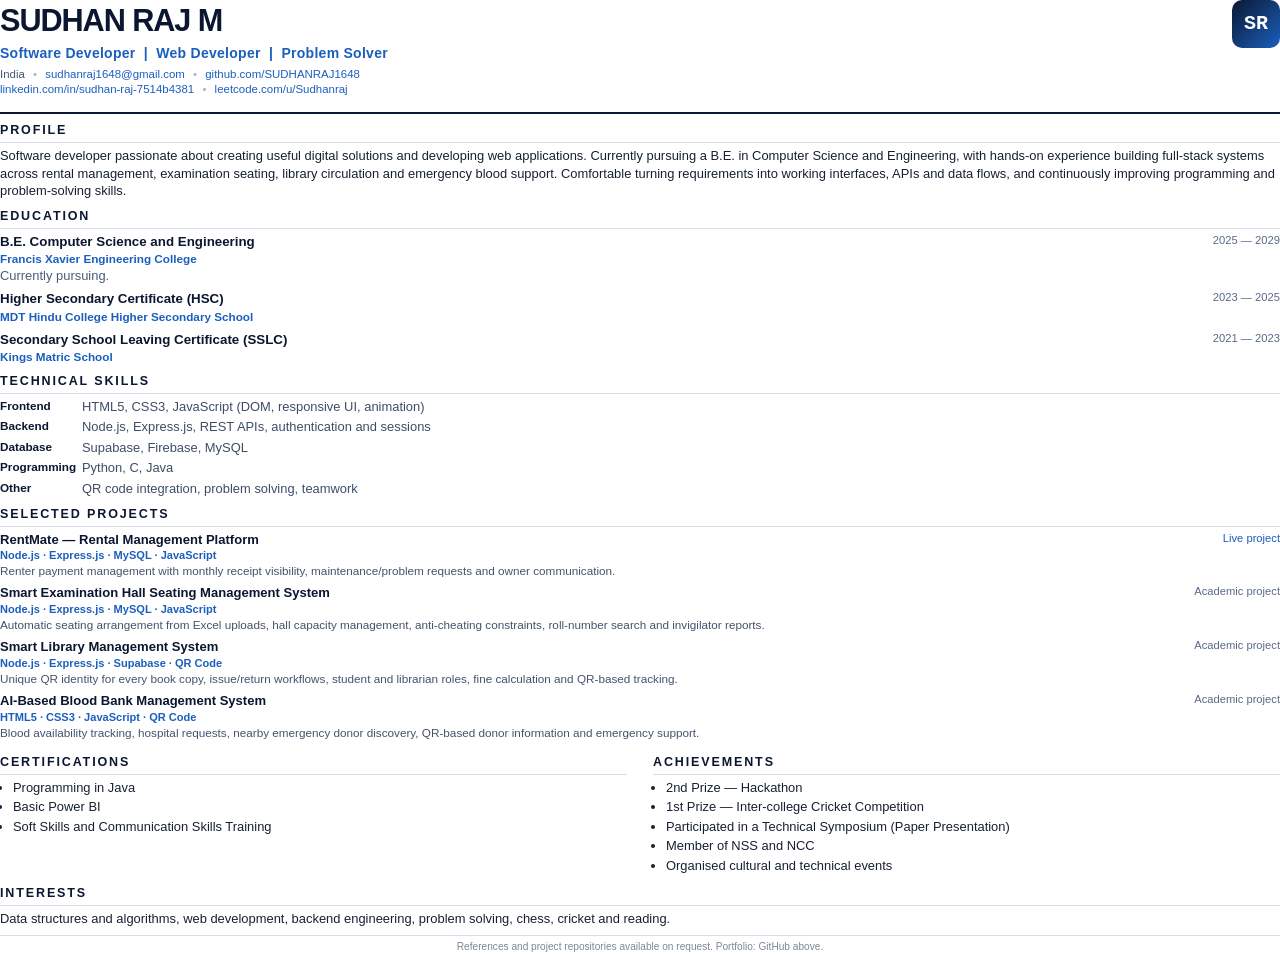
<file: assets/resume/Sudhan_Raj_M_Resume.html>
<!DOCTYPE html>
<html lang="en">
<head>
<meta charset="UTF-8">
<title>Sudhan Raj M — Resume</title>
<style>
  @page { size: A4; margin: 14mm 14mm 12mm; }
  * { box-sizing: border-box; }
  body {
    margin: 0;
    font-family: "Segoe UI", Arial, sans-serif;
    color: #172033;
    font-size: 9.7pt;
    line-height: 1.36;
    background: #fff;
  }
  a { color: #1b5fbe; text-decoration: none; }
  h1 { margin: 0; font-size: 23pt; letter-spacing: -0.8pt; color: #0b1730; }
  .role { margin: 2px 0 4px; font-size: 10.5pt; font-weight: 600; color: #1b5fbe; letter-spacing: .2pt; }
  .contact { font-size: 8.6pt; color: #465673; }
  .contact span { margin: 0 5px; color: #a8b4c8; }
  header { display: flex; justify-content: space-between; gap: 20px; align-items: flex-start; border-bottom: 2px solid #0b1730; padding-bottom: 9px; }
  .monogram {
    width: 48px; height: 48px; flex: 0 0 auto; border-radius: 10px;
    display: grid; place-items: center; font-family: Consolas, monospace;
    font-size: 15pt; font-weight: 700; color: #fff;
    background: linear-gradient(135deg, #0b1730, #1b5fbe);
  }
  h2 {
    margin: 8px 0 4px; padding-bottom: 3px; border-bottom: 1px solid #d7deea;
    font-size: 9.4pt; text-transform: uppercase; letter-spacing: 1.4pt; color: #0b1730;
  }
  p { margin: 0 0 5px; }
  .muted { color: #4c5c78; }
  .grid { display: grid; grid-template-columns: 1fr 1fr; gap: 0 22px; }
  .item { margin-bottom: 6px; }
  .item-head { display: flex; justify-content: space-between; gap: 14px; }
  .item-head strong { font-size: 10pt; color: #0b1730; }
  .item-head em { font-style: normal; font-size: 8.4pt; color: #5a6a86; white-space: nowrap; }
  .sub { font-size: 8.8pt; color: #1b5fbe; font-weight: 600; }
  ul { margin: 3px 0 0; padding-left: 13px; }
  li { margin-bottom: 2px; }
  .skills { display: grid; grid-template-columns: 72px 1fr; gap: 3px 10px; }
  .skills b { color: #0b1730; font-size: 8.8pt; }
  .skills span { color: #3e4d67; }
  .project { margin-bottom: 5px; }
  .project strong { color: #0b1730; font-size: 9.8pt; }
  .project .stack { color: #1b5fbe; font-size: 8.3pt; font-weight: 600; }
  .project p { font-size: 8.8pt; color: #44536d; }
  .two-col { display: grid; grid-template-columns: 1fr 1fr; gap: 0 26px; }
  .pill { display: inline-block; padding: 1px 6px; border: 1px solid #d7e2f2; border-radius: 10px; font-size: 8pt; color: #1b5fbe; margin: 0 3px 3px 0; background: #f4f8fd; }
  footer { margin-top: 8px; padding-top: 4px; border-top: 1px solid #d7deea; font-size: 7.6pt; color: #7b879c; text-align: center; }
</style>
</head>
<body>
<header>
  <div>
    <h1>SUDHAN RAJ M</h1>
    <p class="role">Software Developer &nbsp;|&nbsp; Web Developer &nbsp;|&nbsp; Problem Solver</p>
    <p class="contact">
      India <span>•</span>
      <a href="mailto:sudhanraj1648@gmail.com">sudhanraj1648@gmail.com</a>
      <span>•</span>
      <a href="https://github.com/SUDHANRAJ1648">github.com/SUDHANRAJ1648</a><br>
      <a href="https://www.linkedin.com/in/sudhan-raj-7514b4381/">linkedin.com/in/sudhan-raj-7514b4381</a>
      <span>•</span>
      <a href="https://leetcode.com/u/Sudhanraj/">leetcode.com/u/Sudhanraj</a>
    </p>
  </div>
  <div class="monogram">SR</div>
</header>

<h2>Profile</h2>
<p>Software developer passionate about creating useful digital solutions and developing web applications. Currently pursuing a B.E. in Computer Science and Engineering, with hands-on experience building full-stack systems across rental management, examination seating, library circulation and emergency blood support. Comfortable turning requirements into working interfaces, APIs and data flows, and continuously improving programming and problem-solving skills.</p>

<h2>Education</h2>
<div class="item">
  <div class="item-head"><strong>B.E. Computer Science and Engineering</strong><em>2025 — 2029</em></div>
  <div class="sub">Francis Xavier Engineering College</div>
  <p class="muted">Currently pursuing.</p>
</div>
<div class="item">
  <div class="item-head"><strong>Higher Secondary Certificate (HSC)</strong><em>2023 — 2025</em></div>
  <div class="sub">MDT Hindu College Higher Secondary School</div>
</div>
<div class="item">
  <div class="item-head"><strong>Secondary School Leaving Certificate (SSLC)</strong><em>2021 — 2023</em></div>
  <div class="sub">Kings Matric School</div>
</div>

<h2>Technical Skills</h2>
<div class="skills">
  <b>Frontend</b><span>HTML5, CSS3, JavaScript (DOM, responsive UI, animation)</span>
  <b>Backend</b><span>Node.js, Express.js, REST APIs, authentication and sessions</span>
  <b>Database</b><span>Supabase, Firebase, MySQL</span>
  <b>Programming</b><span>Python, C, Java</span>
  <b>Other</b><span>QR code integration, problem solving, teamwork</span>
</div>

<h2>Selected Projects</h2>

<div class="project">
  <div class="item-head"><strong>RentMate — Rental Management Platform</strong><em><a href="https://rentmate-pee5.onrender.com">Live project</a></em></div>
  <div class="stack">Node.js · Express.js · MySQL · JavaScript</div>
  <p>Renter payment management with monthly receipt visibility, maintenance/problem requests and owner communication.</p>
</div>

<div class="project">
  <div class="item-head"><strong>Smart Examination Hall Seating Management System</strong><em>Academic project</em></div>
  <div class="stack">Node.js · Express.js · MySQL · JavaScript</div>
  <p>Automatic seating arrangement from Excel uploads, hall capacity management, anti-cheating constraints, roll-number search and invigilator reports.</p>
</div>

<div class="project">
  <div class="item-head"><strong>Smart Library Management System</strong><em>Academic project</em></div>
  <div class="stack">Node.js · Express.js · Supabase · QR Code</div>
  <p>Unique QR identity for every book copy, issue/return workflows, student and librarian roles, fine calculation and QR-based tracking.</p>
</div>

<div class="project">
  <div class="item-head"><strong>AI-Based Blood Bank Management System</strong><em>Academic project</em></div>
  <div class="stack">HTML5 · CSS3 · JavaScript · QR Code</div>
  <p>Blood availability tracking, hospital requests, nearby emergency donor discovery, QR-based donor information and emergency support.</p>
</div>

<div class="two-col">
  <div>
    <h2>Certifications</h2>
    <ul>
      <li>Programming in Java</li>
      <li>Basic Power BI</li>
      <li>Soft Skills and Communication Skills Training</li>
    </ul>
  </div>
  <div>
    <h2>Achievements</h2>
    <ul>
      <li>2nd Prize — Hackathon</li>
      <li>1st Prize — Inter-college Cricket Competition</li>
      <li>Participated in a Technical Symposium (Paper Presentation)</li>
      <li>Member of NSS and NCC</li>
      <li>Organised cultural and technical events</li>
    </ul>
  </div>
</div>

<h2>Interests</h2>
<p>Data structures and algorithms, web development, backend engineering, problem solving, chess, cricket and reading.</p>

<footer>References and project repositories available on request. Portfolio: GitHub above.</footer>
</body>
</html>
</file>
<file: style.css>
/* ==========================================================================
   SUDHAN.DEV — Premium 3D developer portfolio
   Author: Sudhan Raj M
   Progressive enhancement: all content stays visible without JS.
   ========================================================================== */

/* ---------- 1. Reset & design tokens ---------- */
*,
*::before,
*::after { box-sizing: border-box; }

:root {
  color-scheme: dark;
  --bg: #040711;
  --bg-soft: #060b18;
  --bg-panel: rgba(10, 17, 33, 0.68);
  --bg-panel-solid: #091021;
  --line: rgba(137, 174, 255, 0.14);
  --line-strong: rgba(115, 190, 255, 0.34);
  --text: #eef4ff;
  --text-soft: #c6d3e9;
  --ink-on-accent: #021018;
  --muted: #8396b8;
  --muted-dim: #617494;
  --blue: #3b82f6;
  --blue-soft: #60a5fa;
  --cyan: #22d3ee;
  --cyan-soft: #67e8f9;
  --violet: #8b5cf6;
  --green: #4ade80;
  --red: #fb7185;
  --gradient: linear-gradient(100deg, #f5f9ff 0%, #9ce6ff 34%, #66a6ff 66%, #b49cff 100%);
  --gradient-line: linear-gradient(90deg, transparent, rgba(34, 211, 238, 0.7), rgba(99, 102, 241, 0.55), transparent);
  --font-display: "Space Grotesk", "Segoe UI", system-ui, -apple-system, sans-serif;
  --font-mono: "JetBrains Mono", "Cascadia Code", Consolas, monospace;
  --container: min(1240px, calc(100% - 64px));
  --nav-h: 78px;
  --radius: 22px;
  --radius-sm: 14px;
  --ease: cubic-bezier(0.22, 1, 0.36, 1);
  --ease-soft: cubic-bezier(0.4, 0, 0.2, 1);
  --shadow: 0 40px 100px -40px rgba(0, 0, 0, 0.9);
  --glow-blue: 0 0 60px rgba(59, 130, 246, 0.25);
  --glow-cyan: 0 0 50px rgba(34, 211, 238, 0.22);
}

html {
  background: var(--bg);
  scroll-behavior: smooth;
  scroll-padding-top: calc(var(--nav-h) + 24px);
  -webkit-text-size-adjust: 100%;
}

body {
  margin: 0;
  background: var(--bg);
  color: var(--text);
  font-family: var(--font-display);
  font-size: 16px;
  line-height: 1.65;
  font-weight: 400;
  overflow-x: hidden;
  min-height: 100vh;
  -webkit-font-smoothing: antialiased;
  text-rendering: optimizeLegibility;
}

body.is-loading { overflow: hidden; }

::selection {
  background: rgba(34, 211, 238, 0.28);
  color: var(--text);
}

img, svg, canvas { display: block; max-width: 100%; }
button, input, textarea { font: inherit; color: inherit; }
button { cursor: pointer; }
a { color: inherit; text-decoration: none; }
ul, ol { margin: 0; padding: 0; list-style: none; }
h1, h2, h3, h4, p, dl, dd { margin: 0; }
h1, h2, h3 { font-weight: 600; letter-spacing: -0.035em; line-height: 1.08; overflow-wrap: break-word; }
em { font-style: normal; color: var(--cyan-soft); }

:focus-visible {
  outline: 2px solid var(--cyan);
  outline-offset: 4px;
  border-radius: 4px;
}

.svg-sprite {
  position: absolute;
  width: 0;
  height: 0;
  overflow: hidden;
}

.icon {
  width: 1.08em;
  height: 1.08em;
  fill: none;
  stroke: currentColor;
  stroke-width: 1.8;
  stroke-linecap: round;
  stroke-linejoin: round;
  flex: 0 0 auto;
}

.icon--brand {
  fill: currentColor;
  stroke: none;
}

.skip-link {
  position: fixed;
  top: 14px;
  left: 14px;
  z-index: 10000;
  padding: 10px 18px;
  border-radius: 10px;
  background: var(--cyan);
  color: var(--ink-on-accent);
  font-weight: 600;
  transform: translateY(-160%);
  transition: transform 0.25s var(--ease);
}
.skip-link:focus { transform: translateY(0); }

.container {
  width: var(--container);
  margin-inline: auto;
}

.section {
  position: relative;
  padding: 132px 0;
}

.status-dot {
  display: inline-block;
  width: 7px;
  height: 7px;
  border-radius: 50%;
  background: var(--green);
  box-shadow: 0 0 0 4px rgba(74, 222, 128, 0.12), 0 0 14px rgba(74, 222, 128, 0.8);
  animation: statusPulse 2.6s ease-in-out infinite;
  flex: 0 0 auto;
}

@keyframes statusPulse {
  0%, 100% { box-shadow: 0 0 0 3px rgba(74, 222, 128, 0.1), 0 0 10px rgba(74, 222, 128, 0.65); }
  50% { box-shadow: 0 0 0 6px rgba(74, 222, 128, 0.04), 0 0 20px rgba(74, 222, 128, 0.95); }
}

/* ---------- 2. Ambient background ---------- */
.ambient {
  position: fixed;
  inset: 0;
  z-index: 0;
  overflow: hidden;
  pointer-events: none;
}

.ambient__orb {
  position: absolute;
  border-radius: 50%;
  filter: blur(90px);
  opacity: 0.5;
}

.ambient__orb--one {
  width: 46vw;
  height: 46vw;
  top: -18vw;
  right: -10vw;
  background: radial-gradient(circle, rgba(37, 99, 235, 0.26), transparent 68%);
}

.ambient__orb--two {
  width: 40vw;
  height: 40vw;
  bottom: 4vh;
  left: -16vw;
  background: radial-gradient(circle, rgba(34, 211, 238, 0.13), transparent 70%);
}

.ambient__grid {
  position: absolute;
  inset: 0;
  background-image:
    linear-gradient(rgba(97, 142, 219, 0.035) 1px, transparent 1px),
    linear-gradient(90deg, rgba(97, 142, 219, 0.035) 1px, transparent 1px);
  background-size: 76px 76px;
  mask-image: radial-gradient(ellipse 80% 70% at 50% 30%, #000 20%, transparent 78%);
  -webkit-mask-image: radial-gradient(ellipse 80% 70% at 50% 30%, #000 20%, transparent 78%);
}

.ambient__noise {
  position: absolute;
  inset: 0;
  opacity: 0.035;
  background-image: url("data:image/svg+xml,%3Csvg viewBox='0 0 180 180' xmlns='http://www.w3.org/2000/svg'%3E%3Cfilter id='n'%3E%3CfeTurbulence type='fractalNoise' baseFrequency='0.85' numOctaves='3' stitchTiles='stitch'/%3E%3C/filter%3E%3Crect width='100%25' height='100%25' filter='url(%23n)' opacity='0.7'/%3E%3C/svg%3E");
}

/* ---------- 3. Loading screen ---------- */
.loader {
  position: fixed;
  inset: 0;
  z-index: 9999;
  display: grid;
  place-items: center;
  background:
    radial-gradient(circle at 50% 44%, rgba(16, 42, 82, 0.55), transparent 46%),
    #03060f;
  transition: opacity 0.65s var(--ease), visibility 0.65s;
}

.loader.is-done {
  opacity: 0;
  visibility: hidden;
  pointer-events: none;
}

.loader__inner {
  width: min(360px, calc(100% - 64px));
  text-align: center;
}

.loader__mark {
  position: relative;
  width: 78px;
  height: 78px;
  margin: 0 auto 32px;
  display: grid;
  place-items: center;
  border: 1px solid rgba(103, 232, 249, 0.28);
  border-radius: 20px;
  background: linear-gradient(150deg, rgba(34, 211, 238, 0.14), rgba(59, 130, 246, 0.04));
  box-shadow: 0 0 50px rgba(34, 211, 238, 0.17), inset 0 1px 0 rgba(255, 255, 255, 0.1);
  font-family: var(--font-mono);
  font-size: 22px;
  font-weight: 600;
  letter-spacing: -0.08em;
  color: var(--cyan-soft);
}

.loader__mark span:last-child { color: var(--blue-soft); }
.loader__ring {
  position: absolute;
  inset: -10px;
  border: 1px solid transparent;
  border-top-color: var(--cyan);
  border-right-color: rgba(59, 130, 246, 0.4);
  border-radius: 26px;
  animation: loaderSpin 1.6s linear infinite;
}

@keyframes loaderSpin { to { transform: rotate(360deg); } }

.loader__meta {
  display: flex;
  justify-content: space-between;
  align-items: center;
  margin-bottom: 12px;
  font-family: var(--font-mono);
  font-size: 10px;
  letter-spacing: 0.22em;
  color: var(--muted);
}

.loader__percent { color: var(--cyan-soft); }

.loader__track {
  height: 2px;
  overflow: hidden;
  background: rgba(120, 170, 255, 0.12);
  border-radius: 10px;
}

.loader__bar {
  display: block;
  width: 0;
  height: 100%;
  background: linear-gradient(90deg, var(--blue), var(--cyan), #a78bfa);
  box-shadow: 0 0 16px rgba(34, 211, 238, 0.65);
  transition: width 0.25s linear;
}

.loader__note {
  margin-top: 16px;
  font-family: var(--font-mono);
  font-size: 10px;
  letter-spacing: 0.14em;
  text-transform: uppercase;
  color: var(--muted-dim);
}

.loader__dots { animation: dots 1.4s steps(4, end) infinite; }

@keyframes dots {
  0% { clip-path: inset(0 100% 0 0); }
  100% { clip-path: inset(0 0 0 0); }
}

/* ---------- 4. Scroll progress & custom cursor ---------- */
.scroll-progress {
  position: fixed;
  top: 0;
  left: 0;
  right: 0;
  height: 2px;
  z-index: 1200;
  background: transparent;
  pointer-events: none;
}

.scroll-progress span {
  display: block;
  height: 100%;
  width: 0;
  background: linear-gradient(90deg, var(--blue), var(--cyan), #a78bfa);
  box-shadow: 0 0 14px rgba(34, 211, 238, 0.75);
}

.cursor {
  position: fixed;
  top: 0;
  left: 0;
  z-index: 9998;
  pointer-events: none;
  opacity: 0;
  transition: opacity 0.25s ease;
}

.cursor.is-visible { opacity: 1; }

.cursor__dot {
  position: fixed;
  top: 0;
  left: 0;
  width: 6px;
  height: 6px;
  margin: -3px 0 0 -3px;
  border-radius: 50%;
  background: var(--cyan);
  box-shadow: 0 0 10px rgba(34, 211, 238, 0.9);
}

/* Hide the native pointer only after the custom cursor is active. */
body.custom-cursor-active,
body.custom-cursor-active a,
body.custom-cursor-active button,
body.custom-cursor-active [data-tilt],
body.custom-cursor-active .project-frame { cursor: none; }
body.custom-cursor-active input,
body.custom-cursor-active textarea { cursor: text; }

.cursor__ring {
  position: fixed;
  top: 0;
  left: 0;
  width: 36px;
  height: 36px;
  margin: -18px 0 0 -18px;
  display: grid;
  place-items: center;
  border: 1px solid rgba(103, 232, 249, 0.46);
  border-radius: 50%;
  transition: width 0.3s var(--ease), height 0.3s var(--ease), margin 0.3s var(--ease), background 0.3s, border-color 0.3s;
}

.cursor__text {
  font-family: var(--font-mono);
  font-size: 8px;
  letter-spacing: 0.1em;
  text-transform: uppercase;
  color: #041019;
  opacity: 0;
  transition: opacity 0.2s;
}

.cursor.is-hover .cursor__ring {
  width: 58px;
  height: 58px;
  margin: -29px 0 0 -29px;
  background: rgba(34, 211, 238, 0.92);
  border-color: transparent;
  box-shadow: 0 0 30px rgba(34, 211, 238, 0.4);
}

.cursor.is-hover .cursor__text { opacity: 1; }
.cursor.is-hover .cursor__dot { opacity: 0; }

/* ---------- 5. Header ---------- */
.site-header {
  position: fixed;
  top: 0;
  left: 0;
  right: 0;
  z-index: 1100;
  height: var(--nav-h);
  transition: background 0.35s, border-color 0.35s, backdrop-filter 0.35s;
  border-bottom: 1px solid transparent;
}

.site-header.is-scrolled {
  background: rgba(4, 7, 17, 0.72);
  border-bottom-color: rgba(137, 174, 255, 0.1);
  backdrop-filter: blur(20px) saturate(130%);
  -webkit-backdrop-filter: blur(20px) saturate(130%);
}

.site-header__inner {
  width: var(--container);
  height: 100%;
  margin-inline: auto;
  display: flex;
  align-items: center;
  justify-content: space-between;
  gap: 24px;
}

.brand {
  display: inline-flex;
  align-items: center;
  gap: 12px;
  flex: 0 0 auto;
}

.brand__mark {
  position: relative;
  width: 36px;
  height: 36px;
  display: grid;
  place-items: center;
  border: 1px solid rgba(103, 232, 249, 0.3);
  border-radius: 10px;
  background: linear-gradient(145deg, rgba(34, 211, 238, 0.16), rgba(59, 130, 246, 0.04));
  font-family: var(--font-mono);
  font-size: 12px;
  font-weight: 600;
  letter-spacing: -0.06em;
  color: var(--cyan-soft);
  box-shadow: inset 0 1px 0 rgba(255, 255, 255, 0.1);
  transition: transform 0.35s var(--ease), box-shadow 0.35s;
}

.brand:hover .brand__mark {
  transform: rotate(-6deg) scale(1.05);
  box-shadow: 0 0 24px rgba(34, 211, 238, 0.25), inset 0 1px 0 rgba(255, 255, 255, 0.14);
}

.brand__text {
  font-size: 13px;
  font-weight: 600;
  letter-spacing: 0.12em;
  color: var(--text);
}

.brand__text span { color: var(--cyan); }

.desktop-nav {
  display: flex;
  align-items: center;
  gap: clamp(14px, 1.5vw, 26px);
}

.nav-link {
  position: relative;
  padding: 8px 2px;
  font-size: 12.5px;
  font-weight: 500;
  letter-spacing: 0.02em;
  color: var(--muted);
  transition: color 0.25s;
}

.nav-link::after {
  content: "";
  position: absolute;
  left: 0;
  bottom: 2px;
  width: 100%;
  height: 1px;
  background: linear-gradient(90deg, var(--cyan), var(--blue));
  transform: scaleX(0);
  transform-origin: right;
  transition: transform 0.35s var(--ease);
}

.nav-link:hover,
.nav-link.is-active { color: var(--text); }
.nav-link:hover::after,
.nav-link.is-active::after { transform: scaleX(1); transform-origin: left; }

.site-header__actions {
  display: flex;
  align-items: center;
  gap: 12px;
}

.header-cta {
  display: inline-flex;
  align-items: center;
  gap: 9px;
  padding: 10px 16px;
  border: 1px solid var(--line);
  border-radius: 999px;
  background: rgba(12, 22, 42, 0.55);
  color: var(--text-soft);
  font-size: 12px;
  font-weight: 500;
  transition: border-color 0.3s, background 0.3s, transform 0.3s var(--ease), color 0.3s;
}

.header-cta:hover {
  transform: translateY(-2px);
  border-color: var(--line-strong);
  background: rgba(16, 32, 60, 0.8);
  color: var(--text);
}

.header-cta .icon { color: var(--cyan); }

.menu-toggle {
  display: none;
  position: relative;
  width: 42px;
  height: 42px;
  border: 1px solid var(--line);
  border-radius: 12px;
  background: rgba(12, 22, 42, 0.55);
  padding: 0;
}

.menu-toggle span {
  position: absolute;
  left: 12px;
  width: 18px;
  height: 1.5px;
  background: var(--text);
  transition: transform 0.35s var(--ease), top 0.35s var(--ease);
}

.menu-toggle span:first-child { top: 17px; }
.menu-toggle span:last-child { top: 23px; width: 13px; }

.menu-toggle[aria-expanded="true"] span:first-child { top: 20px; transform: rotate(45deg); }
.menu-toggle[aria-expanded="true"] span:last-child { top: 20px; width: 18px; transform: rotate(-45deg); }

/* ---------- 6. Mobile menu ---------- */
.mobile-menu {
  position: fixed;
  inset: 0;
  z-index: 1090;
  display: grid;
  align-items: center;
  padding: calc(var(--nav-h) + 24px) 32px 32px;
  background:
    radial-gradient(circle at 80% 10%, rgba(34, 211, 238, 0.14), transparent 40%),
    radial-gradient(circle at 10% 90%, rgba(59, 130, 246, 0.16), transparent 42%),
    rgba(4, 7, 17, 0.97);
  backdrop-filter: blur(24px);
  -webkit-backdrop-filter: blur(24px);
  opacity: 0;
  visibility: hidden;
  transition: opacity 0.4s var(--ease), visibility 0.4s;
  overflow-y: auto;
}

.mobile-menu.is-open { opacity: 1; visibility: visible; }

.mobile-menu__inner { width: min(640px, 100%); margin-inline: auto; }

.mobile-menu__label {
  font-family: var(--font-mono);
  font-size: 10px;
  letter-spacing: 0.22em;
  text-transform: uppercase;
  color: var(--muted-dim);
  margin-bottom: 18px;
}

.mobile-menu nav { display: grid; gap: 2px; }

.mobile-menu nav a {
  display: flex;
  align-items: baseline;
  gap: 18px;
  padding: 12px 0;
  font-size: clamp(32px, 8vw, 56px);
  font-weight: 500;
  letter-spacing: -0.04em;
  line-height: 1.1;
  color: var(--text);
  border-bottom: 1px solid rgba(137, 174, 255, 0.08);
  transition: color 0.25s, padding-left 0.35s var(--ease);
}

.mobile-menu nav a span {
  font-family: var(--font-mono);
  font-size: 10px;
  letter-spacing: 0.12em;
  color: var(--cyan);
}

.mobile-menu nav a:hover { color: var(--cyan-soft); padding-left: 10px; }

.mobile-menu__footer {
  margin-top: 34px;
  display: flex;
  flex-wrap: wrap;
  align-items: center;
  justify-content: space-between;
  gap: 18px;
  font-size: 13px;
  color: var(--muted);
}

.mobile-menu__footer > a { color: var(--cyan-soft); }

.mobile-menu__socials { display: flex; gap: 18px; }
.mobile-menu__socials a { transition: color 0.2s; }
.mobile-menu__socials a:hover { color: var(--cyan-soft); }

/* ---------- 7. Shared typography & buttons ---------- */
.eyebrow {
  display: flex;
  align-items: center;
  gap: 10px;
  font-family: var(--font-mono);
  font-size: 11px;
  letter-spacing: 0.16em;
  text-transform: uppercase;
  color: var(--muted);
}

.eyebrow__line {
  width: 34px;
  height: 1px;
  background: linear-gradient(90deg, var(--cyan), transparent);
}

.eyebrow__sep { color: var(--muted-dim); }

.section-label {
  display: inline-flex;
  align-items: center;
  gap: 10px;
  font-family: var(--font-mono);
  font-size: 10px;
  letter-spacing: 0.2em;
  text-transform: uppercase;
  color: var(--muted);
}

.section-label span { color: var(--cyan); }

.section-label::before {
  content: "";
  width: 22px;
  height: 1px;
  background: var(--cyan);
  opacity: 0.6;
}

.section-head {
  display: grid;
  grid-template-columns: 190px minmax(0, 1fr);
  gap: 40px;
  margin-bottom: 68px;
  align-items: start;
}

.section-head__main {
  display: grid;
  grid-template-columns: minmax(0, 1.15fr) minmax(0, 0.85fr);
  gap: 48px;
  align-items: end;
}

.section-title {
  font-size: clamp(34px, 4.4vw, 58px);
  letter-spacing: -0.045em;
  line-height: 1.04;
}

.section-title em {
  background: var(--gradient);
  -webkit-background-clip: text;
  background-clip: text;
  color: transparent;
}

.section-desc {
  max-width: 460px;
  font-size: 15px;
  line-height: 1.75;
  color: var(--muted);
  padding-bottom: 6px;
}

.btn {
  position: relative;
  display: inline-flex;
  align-items: center;
  justify-content: center;
  gap: 10px;
  min-height: 50px;
  padding: 0 22px;
  border: 1px solid transparent;
  border-radius: 999px;
  font-size: 13px;
  font-weight: 600;
  letter-spacing: 0.01em;
  overflow: hidden;
  isolation: isolate;
  transition: transform 0.3s var(--ease), border-color 0.3s, background 0.3s, box-shadow 0.3s, color 0.3s;
}

.btn:hover { transform: translateY(-2px); }
.btn:active { transform: translateY(0); }

.btn--primary {
  background: linear-gradient(100deg, #1d7fff, #22d3ee);
  color: var(--ink-on-accent);
  box-shadow: 0 16px 44px -18px rgba(34, 211, 238, 0.75);
}

.btn--primary::before {
  content: "";
  position: absolute;
  inset: 0;
  z-index: -1;
  background: linear-gradient(100deg, #67e8f9, #60a5fa);
  opacity: 0;
  transition: opacity 0.35s;
}

.btn--primary:hover::before { opacity: 1; }
.btn--primary:hover { box-shadow: 0 22px 54px -18px rgba(34, 211, 238, 0.9); }

.btn--glass {
  background: rgba(12, 22, 42, 0.58);
  border-color: var(--line);
  color: var(--text-soft);
  backdrop-filter: blur(14px);
  -webkit-backdrop-filter: blur(14px);
}

.btn--glass:hover {
  border-color: var(--line-strong);
  background: rgba(17, 33, 62, 0.78);
  color: var(--text);
}

.btn--quiet {
  border-color: transparent;
  color: var(--muted);
  padding-inline: 12px;
}

.btn--quiet:hover { color: var(--text); }

.text-link {
  display: inline-flex;
  align-items: center;
  gap: 7px;
  font-size: 12.5px;
  font-weight: 500;
  color: var(--cyan-soft);
  transition: color 0.25s, gap 0.25s var(--ease);
}

.text-link:hover { color: var(--text); gap: 11px; }
.text-link--muted { color: var(--muted); }
.text-link--muted:hover { color: var(--text); }

/* ---------- 8. Scroll reveal defaults (JS enhances) ---------- */
.js .reveal {
  opacity: 0;
  transform: translateY(28px);
  transition: opacity 0.85s var(--ease), transform 0.85s var(--ease);
  transition-delay: var(--reveal-delay, 0ms);
}

.js .reveal.is-visible {
  opacity: 1;
  transform: translateY(0);
}

/* ---------- 9. Hero ---------- */
.hero {
  position: relative;
  min-height: 100svh;
  display: flex;
  align-items: center;
  padding: calc(var(--nav-h) + 76px) 0 108px;
  overflow: hidden;
  isolation: isolate;
}

.hero__stage {
  position: absolute;
  inset: 0;
  z-index: -1;
}

.hero__canvas {
  position: absolute;
  inset: 0;
  width: 100%;
  height: 100%;
  opacity: 0;
  transition: opacity 1.4s ease 0.25s;
}

.hero__canvas.is-ready { opacity: 0.6; }

.hero__fallback {
  position: absolute;
  inset: 0;
  display: none;
  place-items: center;
  background:
    radial-gradient(circle at 68% 48%, rgba(34, 211, 238, 0.13), transparent 28%),
    radial-gradient(circle at 74% 56%, rgba(59, 130, 246, 0.17), transparent 42%);
}

.no-webgl .hero__fallback { display: grid; }
.no-webgl .hero__canvas { display: none; }

/* The portrait is the hero visual now, so the CSS desk stays a faint backdrop */
.no-webgl .fallback-desk {
  opacity: 0.4;
  transform: perspective(900px) rotateY(-12deg) rotateX(4deg) translateY(34px);
}

.fallback-desk {
  position: relative;
  width: min(440px, 64vw);
  height: 300px;
  transform: perspective(900px) rotateY(-12deg) rotateX(4deg);
  margin-left: 28vw;
}

.fallback-screen {
  position: absolute;
  top: 0;
  left: 12%;
  width: 76%;
  height: 62%;
  display: flex;
  flex-direction: column;
  justify-content: center;
  gap: 12px;
  padding: 26px;
  border: 1px solid rgba(103, 232, 249, 0.35);
  border-radius: 10px;
  background: linear-gradient(150deg, rgba(10, 28, 54, 0.95), rgba(5, 12, 26, 0.98));
  box-shadow: 0 0 70px rgba(34, 211, 238, 0.18), inset 0 0 40px rgba(34, 211, 238, 0.06);
}

.fallback-screen::after {
  content: "";
  position: absolute;
  inset: 0;
  background: repeating-linear-gradient(0deg, transparent 0 3px, rgba(34, 211, 238, 0.035) 3px 4px);
  pointer-events: none;
}

.fallback-code {
  font-family: var(--font-mono);
  font-size: 12px;
  color: var(--cyan-soft);
}

.fallback-code:nth-child(2) { color: #93c5fd; padding-left: 16px; }
.fallback-code:nth-child(3) { color: #64748b; }

.fallback-base {
  position: absolute;
  left: 0;
  bottom: 0;
  width: 100%;
  height: 16px;
  border: 1px solid rgba(103, 232, 249, 0.22);
  border-radius: 6px;
  background: linear-gradient(180deg, rgba(16, 36, 66, 0.95), rgba(7, 16, 32, 0.98));
  box-shadow: 0 26px 60px rgba(0, 0, 0, 0.6), 0 0 40px rgba(59, 130, 246, 0.12);
}

.hero__vignette {
  position: absolute;
  inset: 0;
  background:
    linear-gradient(90deg, rgba(4, 7, 17, 0.94) 0%, rgba(4, 7, 17, 0.72) 34%, rgba(4, 7, 17, 0.12) 62%, rgba(4, 7, 17, 0.45) 100%),
    linear-gradient(180deg, rgba(4, 7, 17, 0.4) 0%, transparent 20%, transparent 66%, var(--bg) 100%);
  pointer-events: none;
}

.hero__scanlines {
  position: absolute;
  inset: 0;
  opacity: 0.22;
  background: repeating-linear-gradient(0deg, transparent 0 3px, rgba(103, 232, 249, 0.025) 3px 4px);
  pointer-events: none;
}

.hero__hud {
  position: absolute;
  top: calc(var(--nav-h) + 34px);
  right: max(32px, calc((100% - 1240px) / 2));
  display: flex;
  gap: 22px;
  font-family: var(--font-mono);
  font-size: 9px;
  letter-spacing: 0.18em;
  color: var(--muted-dim);
  z-index: 2;
}

.hero__hud-item { display: inline-flex; align-items: center; gap: 8px; }
.hero__hud-item .status-dot { width: 5px; height: 5px; }

.hero__layout {
  position: relative;
  z-index: 2;
  display: grid;
  grid-template-columns: minmax(0, 1.15fr) minmax(0, 0.85fr);
  align-items: center;
  gap: clamp(20px, 3.2vw, 56px);
}

.hero__content { width: 100%; max-width: 680px; }

/* ---------- 9b. Portrait ---------- */
.hero__portrait {
  --ph: clamp(360px, 62vh, 620px);
  --pw: calc(var(--ph) * 0.771);
  --mx: 62%;
  --my: 28%;
  position: relative;
  justify-self: center;
  align-self: center;
  display: flex;
  flex-direction: column;
  align-items: center;
  width: var(--pw);
  max-width: 100%;
  z-index: 1;
}

.portrait__stage {
  position: relative;
  width: var(--pw);
  height: var(--ph);
}

/* Glowing silhouette behind the portrait */
.portrait__aura {
  position: absolute;
  inset: -6% -10% 0;
  z-index: 0;
  pointer-events: none;
  background:
    radial-gradient(ellipse 40% 28% at 50% 22%, rgba(103, 232, 249, 0.20), transparent 72%),
    radial-gradient(ellipse 56% 44% at 50% 62%, rgba(37, 99, 235, 0.18), transparent 74%);
  filter: blur(18px);
  opacity: 0.95;
  will-change: transform;
}

/* Wide ambient halo + soft scrim that separates the portrait from the 3D desk */
.portrait__halo {
  position: absolute;
  inset: -20% -34% -6%;
  z-index: -1;
  pointer-events: none;
  background:
    radial-gradient(ellipse 50% 56% at 50% 50%, rgba(3, 6, 16, 0.96), rgba(3, 6, 16, 0.62) 54%, transparent 80%),
    radial-gradient(circle at 50% 18%, rgba(34, 211, 238, 0.10), transparent 58%);
  filter: blur(10px);
  opacity: 0.95;
}

.portrait__face {
  position: absolute;
  inset: 0;
  margin: 0;
}

.portrait__face img {
  display: block;
  width: 100%;
  height: 100%;
  object-fit: contain;
  object-position: center bottom;
  pointer-events: none;
  -webkit-user-drag: none;
  user-select: none;
}

/* Cursor-following specular light, clipped to the silhouette */
.portrait__light {
  position: absolute;
  inset: 0;
  pointer-events: none;
  background: radial-gradient(
    circle 46% at var(--mx) var(--my),
    rgba(255, 255, 255, 0.42),
    rgba(186, 240, 255, 0.16) 38%,
    transparent 62%
  );
  mix-blend-mode: soft-light;
  opacity: 0.9;
  -webkit-mask-image: url("assets/my-photo.png");
  mask-image: url("assets/my-photo.png");
  -webkit-mask-size: 100% 100%;
  mask-size: 100% 100%;
  -webkit-mask-repeat: no-repeat;
  mask-repeat: no-repeat;
}

/* Contact shadow under the portrait */
.portrait__shadow {
  position: absolute;
  left: 50%;
  bottom: 1.5%;
  width: 80%;
  height: 9%;
  z-index: 0;
  pointer-events: none;
  transform: translateX(-50%) scaleX(1);
  transform-origin: 50% 50%;
  background:
    radial-gradient(ellipse 50% 50% at 50% 50%, rgba(0, 0, 0, 0.82), rgba(4, 10, 26, 0.30) 52%, transparent 74%),
    radial-gradient(ellipse 46% 90% at 50% 50%, rgba(34, 211, 238, 0.22), transparent 76%);
  filter: blur(9px);
}

.portrait__tag {
  position: relative;
  margin: 10px 0 0;
  display: inline-flex;
  align-items: center;
  gap: 8px;
  padding: 6px 13px;
  border: 1px solid rgba(137, 174, 255, 0.14);
  border-radius: 999px;
  background: rgba(8, 16, 34, 0.55);
  -webkit-backdrop-filter: blur(8px);
  backdrop-filter: blur(8px);
  font-family: var(--font-mono);
  font-size: 9px;
  letter-spacing: 0.16em;
  text-transform: uppercase;
  color: var(--muted-dim);
  white-space: nowrap;
}

.portrait__tag-dot {
  width: 5px;
  flex: 0 0 5px;
  height: 5px;
  border-radius: 50%;
  background: var(--cyan);
  box-shadow: 0 0 10px rgba(34, 211, 238, 0.9);
  animation: portraitPulse 2.6s ease-in-out infinite;
}

@keyframes portraitPulse {
  0%, 100% { opacity: 1; transform: scale(1); }
  50% { opacity: 0.45; transform: scale(0.8); }
}

.hero__eyebrow {
  margin-bottom: 28px;
  opacity: 0;
  animation: heroFade 0.9s var(--ease) 0.45s forwards;
}

@keyframes heroFade {
  from { opacity: 0; transform: translateY(16px); }
  to { opacity: 1; transform: translateY(0); }
}

.hero__title {
  margin: 0 0 24px;
  font-size: clamp(48px, 7.4vw, 96px);
  line-height: 0.94;
  letter-spacing: -0.055em;
  font-weight: 600;
}

.hero__hello {
  display: block;
  margin-bottom: 10px;
  font-family: var(--font-mono);
  font-size: clamp(12px, 1.3vw, 15px);
  font-weight: 500;
  letter-spacing: 0.26em;
  text-transform: uppercase;
  color: var(--muted);
  line-height: 1.4;
}

.hero__name {
  display: block;
  padding-bottom: 4px;
  background: var(--gradient);
  background-size: 180% 100%;
  -webkit-background-clip: text;
  background-clip: text;
  color: transparent;
  animation: nameShine 9s ease-in-out infinite alternate;
}

@keyframes nameShine {
  from { background-position: 0% 50%; }
  to { background-position: 100% 50%; }
}

.hero__roles {
  display: flex;
  flex-wrap: wrap;
  align-items: center;
  gap: 8px 12px;
  margin-bottom: 26px;
  font-size: clamp(13px, 1.5vw, 16px);
  font-weight: 500;
  color: var(--text-soft);
}

.hero__roles i {
  color: var(--cyan);
  font-style: normal;
  opacity: 0.65;
}

.hero__tagline {
  margin-bottom: 20px;
  font-size: clamp(22px, 2.8vw, 34px);
  font-weight: 400;
  line-height: 1.24;
  letter-spacing: -0.03em;
  color: #dce9ff;
}

.hero__desc {
  max-width: 530px;
  margin-bottom: 38px;
  font-size: 15px;
  line-height: 1.8;
  color: var(--muted);
}

.hero__actions {
  display: flex;
  flex-wrap: wrap;
  align-items: center;
  gap: 10px;
  margin-bottom: 44px;
}

.hero__meta {
  display: flex;
  flex-wrap: wrap;
  gap: 28px 40px;
  padding-top: 24px;
  border-top: 1px solid rgba(137, 174, 255, 0.1);
}

.hero__meta-item { display: grid; gap: 4px; }

.hero__meta-key {
  font-family: var(--font-mono);
  font-size: 9px;
  letter-spacing: 0.18em;
  text-transform: uppercase;
  color: var(--muted-dim);
}

.hero__meta-value {
  display: inline-flex;
  align-items: center;
  gap: 8px;
  font-size: 13px;
  color: var(--text-soft);
}

.hero__scroll {
  position: absolute;
  left: 50%;
  bottom: 26px;
  transform: translateX(-50%);
  z-index: 3;
  display: inline-flex;
  flex-direction: column;
  align-items: center;
  gap: 10px;
  font-family: var(--font-mono);
  font-size: 8px;
  letter-spacing: 0.22em;
  text-transform: uppercase;
  color: var(--muted-dim);
  transition: color 0.3s;
}

.hero__scroll:hover { color: var(--cyan-soft); }

.hero__scroll-line {
  position: relative;
  width: 1px;
  height: 46px;
  overflow: hidden;
  background: rgba(137, 174, 255, 0.16);
}

.hero__scroll-line::after {
  content: "";
  position: absolute;
  top: -100%;
  left: 0;
  width: 100%;
  height: 100%;
  background: linear-gradient(180deg, transparent, var(--cyan));
  animation: scrollLine 2.2s ease-in-out infinite;
}

@keyframes scrollLine {
  0% { top: -100%; }
  60%, 100% { top: 100%; }
}

.hero__coordinates {
  position: absolute;
  right: max(32px, calc((100% - 1240px) / 2));
  bottom: 34px;
  display: flex;
  flex-direction: column;
  align-items: flex-end;
  gap: 2px;
  font-family: var(--font-mono);
  font-size: 8px;
  letter-spacing: 0.16em;
  color: var(--muted-dim);
  z-index: 2;
}

/* Hero entrance through GSAP, with CSS fallback */
.js .hero__tagline,
.js .hero__desc,
.js .hero__actions,
.js .hero__meta {
  opacity: 0;
}

.no-js-fallback .hero__tagline,
.no-js-fallback .hero__desc,
.no-js-fallback .hero__actions,
.no-js-fallback .hero__meta { opacity: 1; }

/* ---------- 10. Tech marquee ---------- */
.marquee {
  position: relative;
  z-index: 2;
  overflow: hidden;
  padding: 19px 0;
  border-top: 1px solid rgba(137, 174, 255, 0.08);
  border-bottom: 1px solid rgba(137, 174, 255, 0.08);
  background: rgba(6, 12, 25, 0.55);
  mask-image: linear-gradient(90deg, transparent, #000 8%, #000 92%, transparent);
  -webkit-mask-image: linear-gradient(90deg, transparent, #000 8%, #000 92%, transparent);
}

.marquee__track {
  display: flex;
  align-items: center;
  gap: 28px;
  width: max-content;
  animation: marquee 38s linear infinite;
  font-family: var(--font-mono);
  font-size: 10px;
  letter-spacing: 0.2em;
  color: var(--muted);
  white-space: nowrap;
}

.marquee__track span:nth-child(4n + 1) { color: var(--text-soft); }
.marquee__track i { width: 4px; height: 4px; border-radius: 50%; background: var(--cyan); opacity: 0.55; }
.marquee:hover .marquee__track { animation-play-state: paused; }

@keyframes marquee { to { transform: translateX(-50%); } }

/* ---------- 11. About ---------- */
.about {
  background:
    radial-gradient(circle at 16% 42%, rgba(59, 130, 246, 0.08), transparent 34%),
    linear-gradient(180deg, transparent, rgba(6, 12, 25, 0.28) 45%, transparent);
}

.about__grid {
  display: grid;
  grid-template-columns: minmax(0, 0.92fr) minmax(0, 1.08fr);
  gap: clamp(48px, 7vw, 96px);
  align-items: center;
}

.about__visual { position: relative; }

.profile-stage {
  position: relative;
  width: 100%;
  max-width: 470px;
  aspect-ratio: 1;
  margin-inline: auto;
  border: 1px solid rgba(137, 174, 255, 0.14);
  border-radius: 32px;
  background:
    radial-gradient(circle at 50% 44%, rgba(34, 211, 238, 0.12), transparent 46%),
    linear-gradient(155deg, rgba(14, 25, 48, 0.75), rgba(5, 10, 22, 0.55));
  box-shadow: 0 40px 100px -50px rgba(0, 0, 0, 0.95), inset 0 1px 0 rgba(255, 255, 255, 0.05);
  overflow: hidden;
  transform: perspective(1100px) rotateX(var(--rx, 0deg)) rotateY(var(--ry, 0deg));
  transform-style: preserve-3d;
  transition: transform 0.4s var(--ease), border-color 0.4s;
  will-change: transform;
}

.profile-stage:hover { border-color: rgba(103, 232, 249, 0.35); }

.profile-stage::before {
  content: "";
  position: absolute;
  inset: 0;
  z-index: 1;
  background: radial-gradient(460px circle at var(--mx, 50%) var(--my, 50%), rgba(103, 232, 249, 0.13), transparent 55%);
  opacity: 0;
  transition: opacity 0.4s;
  pointer-events: none;
}

.profile-stage:hover::before { opacity: 1; }

.profile-stage__glow {
  position: absolute;
  inset: 14%;
  border-radius: 50%;
  background: radial-gradient(circle, rgba(34, 211, 238, 0.18), rgba(59, 130, 246, 0.08) 42%, transparent 70%);
  filter: blur(16px);
}

.profile-stage__canvas {
  position: absolute;
  inset: 5%;
  width: 90%;
  height: 90%;
  z-index: 2;
}

.profile-stage__ring {
  position: absolute;
  top: 50%;
  left: 50%;
  width: 57%;
  aspect-ratio: 1;
  border: 1px solid rgba(103, 232, 249, 0.16);
  border-radius: 50%;
  transform: translate(-50%, -50%) rotateX(68deg);
  box-shadow: 0 0 40px rgba(34, 211, 238, 0.06) inset;
  animation: ringSpin 18s linear infinite;
  pointer-events: none;
}

@keyframes ringSpin {
  to { transform: translate(-50%, -50%) rotateX(68deg) rotateZ(360deg); }
}

.tech-float {
  position: absolute;
  z-index: 3;
  display: inline-flex;
  align-items: center;
  gap: 7px;
  padding: 7px 11px 7px 7px;
  border: 1px solid rgba(137, 174, 255, 0.18);
  border-radius: 999px;
  background: rgba(7, 15, 31, 0.78);
  backdrop-filter: blur(12px);
  -webkit-backdrop-filter: blur(12px);
  font-family: var(--font-mono);
  font-size: 9px;
  letter-spacing: 0.02em;
  color: var(--muted);
  box-shadow: 0 10px 30px rgba(0, 0, 0, 0.35);
  animation: floatChip 6s ease-in-out infinite;
}

.tech-float b {
  display: grid;
  place-items: center;
  width: 23px;
  height: 23px;
  border-radius: 50%;
  background: rgba(34, 211, 238, 0.12);
  color: var(--cyan-soft);
  font-size: 8px;
  font-weight: 600;
}

.tech-float--one { top: 9%; left: 4%; animation-delay: -1s; }
.tech-float--two { top: 23%; right: 3%; animation-delay: -3.4s; }
.tech-float--three { bottom: 27%; left: 1%; animation-delay: -2.2s; }
.tech-float--four { bottom: 19%; right: 6%; animation-delay: -4.8s; }

@keyframes floatChip {
  0%, 100% { transform: translateY(0); }
  50% { transform: translateY(-10px); }
}

.profile-stage__id {
  position: absolute;
  left: 18px;
  right: 18px;
  bottom: 18px;
  z-index: 4;
  display: flex;
  align-items: center;
  gap: 12px;
  padding: 12px 14px;
  border: 1px solid rgba(137, 174, 255, 0.14);
  border-radius: 14px;
  background: rgba(5, 12, 26, 0.78);
  backdrop-filter: blur(16px);
  -webkit-backdrop-filter: blur(16px);
}

.profile-stage__avatar {
  display: grid;
  place-items: center;
  width: 38px;
  height: 38px;
  border-radius: 10px;
  background: linear-gradient(145deg, rgba(34, 211, 238, 0.2), rgba(59, 130, 246, 0.08));
  border: 1px solid rgba(103, 232, 249, 0.26);
  font-family: var(--font-mono);
  font-size: 11px;
  color: var(--cyan-soft);
}

.profile-stage__id div:nth-child(2) { display: grid; gap: 1px; }
.profile-stage__id strong { font-size: 12.5px; font-weight: 600; }
.profile-stage__id span { font-size: 10px; color: var(--muted); }

.profile-stage__badge {
  margin-left: auto;
  display: grid;
  place-items: center;
  width: 28px;
  height: 28px;
  border-radius: 8px;
  background: rgba(74, 222, 128, 0.1);
  border: 1px solid rgba(74, 222, 128, 0.24);
  font-family: var(--font-mono);
  font-size: 8px;
  color: var(--green);
}

.about__copy { display: grid; gap: 20px; }

.about__lead {
  font-size: clamp(19px, 2.1vw, 25px);
  line-height: 1.5;
  letter-spacing: -0.025em;
  color: #deebff;
}

.about__copy > p:not(.about__lead) {
  font-size: 14.5px;
  line-height: 1.8;
  color: var(--muted);
}

.about__facts {
  display: grid;
  grid-template-columns: repeat(2, minmax(0, 1fr));
  gap: 1px;
  margin-top: 8px;
  border: 1px solid rgba(137, 174, 255, 0.12);
  border-radius: 16px;
  overflow: hidden;
  background: rgba(137, 174, 255, 0.12);
}

.about__facts > div {
  padding: 16px 18px;
  background: rgba(7, 14, 29, 0.7);
}

.about__facts dt {
  margin-bottom: 4px;
  font-family: var(--font-mono);
  font-size: 8.5px;
  letter-spacing: 0.16em;
  text-transform: uppercase;
  color: var(--muted-dim);
}

.about__facts dd { font-size: 13px; color: var(--text-soft); }

.about__links {
  display: flex;
  flex-wrap: wrap;
  gap: 24px;
  margin-top: 4px;
}

/* ---------- 12. Skills ---------- */
.skills {
  background:
    radial-gradient(circle at 86% 24%, rgba(34, 211, 238, 0.06), transparent 30%),
    linear-gradient(180deg, transparent, rgba(6, 12, 25, 0.22) 38%, transparent 78%);
}

.skills__grid {
  display: grid;
  grid-template-columns: repeat(2, minmax(0, 1fr));
  gap: 18px;
}

.skill-card {
  position: relative;
  display: flex;
  flex-direction: column;
  min-height: 330px;
  padding: 30px;
  border: 1px solid rgba(137, 174, 255, 0.13);
  border-radius: var(--radius);
  background:
    linear-gradient(155deg, rgba(15, 27, 51, 0.72), rgba(5, 11, 24, 0.58));
  box-shadow: 0 32px 80px -50px rgba(0, 0, 0, 0.95), inset 0 1px 0 rgba(255, 255, 255, 0.035);
  overflow: hidden;
  transform: perspective(1000px) rotateX(var(--rx, 0deg)) rotateY(var(--ry, 0deg));
  transform-style: preserve-3d;
  transition: transform 0.45s var(--ease), border-color 0.4s, box-shadow 0.4s;
  will-change: transform;
}

.skill-card::before {
  content: "";
  position: absolute;
  inset: 0;
  background: radial-gradient(420px circle at var(--mx, 50%) var(--my, 50%), rgba(103, 232, 249, 0.12), transparent 55%);
  opacity: 0;
  transition: opacity 0.4s;
  pointer-events: none;
}

.skill-card::after {
  content: "";
  position: absolute;
  inset: -1px;
  border-radius: inherit;
  padding: 1px;
  background: linear-gradient(135deg, rgba(34, 211, 238, 0.55), transparent 32%, transparent 68%, rgba(139, 92, 246, 0.45));
  -webkit-mask: linear-gradient(#000 0 0) content-box, linear-gradient(#000 0 0);
  -webkit-mask-composite: xor;
  mask-composite: exclude;
  opacity: 0;
  transition: opacity 0.4s;
  pointer-events: none;
}

.skill-card:hover {
  border-color: rgba(103, 232, 249, 0.26);
  box-shadow: 0 44px 100px -50px rgba(0, 0, 0, 1), 0 0 50px -20px rgba(34, 211, 238, 0.22);
}

.skill-card:hover::before,
.skill-card:hover::after { opacity: 1; }

.skill-card__head {
  display: flex;
  align-items: flex-start;
  justify-content: space-between;
  margin-bottom: 24px;
  transform: translateZ(24px);
}

.skill-card__icon {
  display: grid;
  place-items: center;
  width: 48px;
  height: 48px;
  border: 1px solid rgba(103, 232, 249, 0.2);
  border-radius: 13px;
  background: linear-gradient(145deg, rgba(34, 211, 238, 0.12), rgba(59, 130, 246, 0.03));
  color: var(--cyan-soft);
  box-shadow: inset 0 1px 0 rgba(255, 255, 255, 0.06);
}

.skill-card__icon svg { width: 22px; height: 22px; }

.skill-card__number {
  font-family: var(--font-mono);
  font-size: 10px;
  letter-spacing: 0.16em;
  color: var(--muted-dim);
}

.skill-card h3 {
  margin-bottom: 8px;
  font-size: 24px;
  letter-spacing: -0.03em;
  transform: translateZ(18px);
}

.skill-card > p {
  max-width: 380px;
  margin-bottom: 24px;
  font-size: 13px;
  line-height: 1.7;
  color: var(--muted);
  transform: translateZ(12px);
}

.skill-list {
  display: flex;
  flex-wrap: wrap;
  gap: 8px;
  margin-top: auto;
  transform: translateZ(22px);
}

.skill-chip {
  display: inline-flex;
  align-items: center;
  gap: 8px;
  padding: 6px 12px 6px 6px;
  border: 1px solid rgba(137, 174, 255, 0.14);
  border-radius: 999px;
  background: rgba(7, 15, 31, 0.62);
  font-size: 11.5px;
  color: var(--text-soft);
  transition: border-color 0.3s, transform 0.3s var(--ease), background 0.3s;
}

.skill-chip:hover {
  transform: translateY(-3px);
  border-color: rgba(103, 232, 249, 0.3);
  background: rgba(12, 25, 48, 0.8);
}

.skill-mark {
  display: grid;
  place-items: center;
  width: 25px;
  height: 25px;
  border-radius: 50%;
  background: color-mix(in srgb, var(--brand) 16%, transparent);
  border: 1px solid color-mix(in srgb, var(--brand) 38%, transparent);
  color: var(--brand);
  font-family: var(--font-mono);
  font-size: 8px;
  font-weight: 600;
  letter-spacing: -0.03em;
  transition: transform 0.35s var(--ease), box-shadow 0.35s;
}

.skill-chip:hover .skill-mark {
  transform: rotate(-8deg) scale(1.1);
  box-shadow: 0 0 18px color-mix(in srgb, var(--brand) 30%, transparent);
}

.skill-card__foot {
  display: flex;
  flex-wrap: wrap;
  gap: 8px;
  margin-top: 24px;
  padding-top: 18px;
  border-top: 1px solid rgba(137, 174, 255, 0.09);
  font-family: var(--font-mono);
  font-size: 8.5px;
  letter-spacing: 0.1em;
  text-transform: uppercase;
  color: var(--muted-dim);
  transform: translateZ(10px);
}

.skill-card__foot span + span::before {
  content: "·";
  margin-right: 8px;
  color: rgba(103, 232, 249, 0.4);
}

.skills__note {
  display: flex;
  align-items: center;
  gap: 10px;
  margin-top: 24px;
  font-size: 12px;
  color: var(--muted-dim);
}

.skills__note .icon { color: var(--cyan); width: 15px; height: 15px; }

/* ---------- 13. Work / projects ---------- */
.work {
  background:
    radial-gradient(ellipse 62% 52% at 50% 16%, rgba(59, 130, 246, 0.09), transparent 72%),
    linear-gradient(180deg, transparent, rgba(5, 10, 22, 0.5) 30%, transparent 100%);
}

.project-filters {
  display: flex;
  flex-wrap: wrap;
  gap: 8px;
  margin-bottom: 34px;
}

.filter-btn {
  display: inline-flex;
  align-items: center;
  gap: 9px;
  padding: 9px 15px;
  border: 1px solid rgba(137, 174, 255, 0.12);
  border-radius: 999px;
  background: rgba(8, 16, 32, 0.55);
  font-size: 11.5px;
  color: var(--muted);
  transition: border-color 0.3s, background 0.3s, color 0.3s, transform 0.3s var(--ease);
}

.filter-btn span {
  font-family: var(--font-mono);
  font-size: 8px;
  color: var(--muted-dim);
}

.filter-btn:hover {
  transform: translateY(-2px);
  border-color: rgba(103, 232, 249, 0.26);
  color: var(--text-soft);
}

.filter-btn.is-active {
  border-color: rgba(103, 232, 249, 0.4);
  background: rgba(34, 211, 238, 0.1);
  color: var(--cyan-soft);
}

.filter-btn.is-active span { color: var(--cyan); }

.projects__grid {
  display: grid;
  grid-template-columns: repeat(2, minmax(0, 1fr));
  gap: 24px;
}

.project-card {
  display: flex;
  flex-direction: column;
  min-width: 0;
  border: 1px solid rgba(137, 174, 255, 0.12);
  border-radius: 24px;
  background: linear-gradient(160deg, rgba(13, 23, 44, 0.72), rgba(5, 11, 24, 0.58));
  box-shadow: 0 40px 100px -55px rgba(0, 0, 0, 0.95);
  overflow: hidden;
  transition: border-color 0.4s, box-shadow 0.4s, transform 0.5s var(--ease);
}

.project-card:hover {
  border-color: rgba(103, 232, 249, 0.2);
  box-shadow: 0 50px 110px -50px rgba(0, 0, 0, 1), 0 0 60px -30px rgba(34, 211, 238, 0.18);
}

.project-card.is-hidden { display: none; }

.project-frame {
  position: relative;
  aspect-ratio: 16 / 10.4;
  margin: 12px 12px 0;
  border: 1px solid rgba(137, 174, 255, 0.11);
  border-radius: 17px;
  background:
    radial-gradient(circle at 62% 34%, rgba(34, 211, 238, 0.12), transparent 44%),
    linear-gradient(150deg, #071123, #040914 70%);
  overflow: hidden;
  transform: perspective(1100px) rotateX(var(--rx, 0deg)) rotateY(var(--ry, 0deg));
  transform-style: preserve-3d;
  transition: transform 0.4s var(--ease), border-color 0.4s;
  will-change: transform;
}

.project-frame:hover { border-color: rgba(103, 232, 249, 0.28); }

.project-frame::after {
  content: "";
  position: absolute;
  inset: 0;
  background-image:
    linear-gradient(rgba(103, 232, 249, 0.055) 1px, transparent 1px),
    linear-gradient(90deg, rgba(103, 232, 249, 0.055) 1px, transparent 1px);
  background-size: 38px 38px;
  mask-image: radial-gradient(circle at 50% 50%, #000, transparent 78%);
  -webkit-mask-image: radial-gradient(circle at 50% 50%, #000, transparent 78%);
  opacity: 0.55;
  pointer-events: none;
}

.project-frame__glow {
  position: absolute;
  inset: 18% 12%;
  border-radius: 50%;
  background: radial-gradient(circle, rgba(34, 211, 238, 0.22), rgba(59, 130, 246, 0.08) 45%, transparent 70%);
  filter: blur(30px);
  transition: opacity 0.4s, transform 0.6s var(--ease);
}

.project-frame:hover .project-frame__glow { transform: scale(1.15); opacity: 0.85; }

.project-frame__index {
  position: absolute;
  top: 14px;
  left: 16px;
  z-index: 5;
  font-family: var(--font-mono);
  font-size: 9px;
  letter-spacing: 0.16em;
  color: rgba(230, 242, 255, 0.5);
}

.project-frame__hint {
  position: absolute;
  right: 14px;
  bottom: 12px;
  z-index: 5;
  display: inline-flex;
  align-items: center;
  gap: 5px;
  padding: 5px 9px;
  border: 1px solid rgba(137, 174, 255, 0.12);
  border-radius: 999px;
  background: rgba(4, 10, 22, 0.65);
  backdrop-filter: blur(8px);
  font-family: var(--font-mono);
  font-size: 7.5px;
  letter-spacing: 0.1em;
  text-transform: uppercase;
  color: var(--muted-dim);
  opacity: 0;
  transform: translateY(5px);
  transition: opacity 0.3s, transform 0.3s;
}

.project-frame:hover .project-frame__hint { opacity: 1; transform: translateY(0); }
.project-frame__hint .icon { width: 9px; height: 9px; color: var(--cyan); }

.project-visual {
  position: absolute;
  inset: 0;
  display: grid;
  place-items: center;
  perspective: 1000px;
  transform: translateZ(30px);
}

/* ---- shared browser mock ---- */
.mock-window {
  position: relative;
  width: 82%;
  height: 74%;
  display: flex;
  flex-direction: column;
  border: 1px solid rgba(137, 174, 255, 0.22);
  border-radius: 10px;
  background: #060d1b;
  box-shadow: 0 26px 60px -16px rgba(0, 0, 0, 0.9), 0 0 50px rgba(34, 211, 238, 0.08);
  overflow: hidden;
  transform: rotateY(-9deg) rotateX(5deg) translateZ(22px);
  transition: transform 0.6s var(--ease);
  will-change: transform;
}

.project-frame:hover .mock-window { transform: rotateY(-2deg) rotateX(1deg) translateZ(34px) scale(1.025); }

.mock-bar {
  height: 22px;
  flex: 0 0 auto;
  display: flex;
  align-items: center;
  gap: 4px;
  padding: 0 9px;
  border-bottom: 1px solid rgba(137, 174, 255, 0.12);
  background: rgba(10, 20, 38, 0.94);
}

.mock-bar i {
  width: 4px;
  height: 4px;
  border-radius: 50%;
  background: #334155;
}

.mock-bar i:first-child { background: #f87171; }
.mock-bar i:nth-child(2) { background: #fbbf24; }
.mock-bar i:nth-child(3) { background: #4ade80; }

.mock-bar span {
  margin-left: 7px;
  font-family: var(--font-mono);
  font-size: 6.5px;
  letter-spacing: 0.04em;
  color: #64748b;
}

.mock-body {
  flex: 1;
  display: flex;
  min-height: 0;
}

.mock-side {
  width: 13%;
  flex: 0 0 auto;
  display: flex;
  flex-direction: column;
  align-items: center;
  gap: 8px;
  padding: 9px 0;
  border-right: 1px solid rgba(137, 174, 255, 0.08);
  background: rgba(8, 16, 32, 0.8);
}

.mock-side b {
  display: grid;
  place-items: center;
  width: 15px;
  height: 15px;
  border-radius: 4px;
  background: rgba(34, 211, 238, 0.16);
  border: 1px solid rgba(34, 211, 238, 0.28);
  font-family: var(--font-mono);
  font-size: 6px;
  color: var(--cyan-soft);
  margin-bottom: 3px;
}

.mock-side i {
  width: 11px;
  height: 3px;
  border-radius: 2px;
  background: rgba(148, 163, 184, 0.18);
}

.mock-side i.is-active { background: rgba(34, 211, 238, 0.65); box-shadow: 0 0 7px rgba(34, 211, 238, 0.5); }

.mock-main {
  flex: 1;
  min-width: 0;
  padding: 9px 10px;
  display: flex;
  flex-direction: column;
  gap: 7px;
}

.mock-topline {
  display: flex;
  align-items: center;
  justify-content: space-between;
  font-size: 7px;
  font-weight: 600;
  letter-spacing: 0.02em;
  color: #cbd5e1;
}

.mock-topline em {
  padding: 2px 5px;
  border-radius: 3px;
  background: rgba(74, 222, 128, 0.12);
  border: 1px solid rgba(74, 222, 128, 0.22);
  font-family: var(--font-mono);
  font-size: 5px;
  font-style: normal;
  line-height: 1.4;
  letter-spacing: 0.08em;
  color: #6ee7b7;
}

.mock-topline em.is-soft { background: rgba(59, 130, 246, 0.12); border-color: rgba(59, 130, 246, 0.24); color: #93c5fd; }
.mock-topline em.is-danger { background: rgba(251, 113, 133, 0.12); border-color: rgba(251, 113, 133, 0.24); color: #fda4af; }

.mock-metrics {
  display: grid;
  grid-template-columns: repeat(3, minmax(0, 1fr));
  gap: 4px;
}

.mock-metrics div {
  padding: 5px 6px;
  border: 1px solid rgba(137, 174, 255, 0.1);
  border-radius: 4px;
  background: rgba(10, 20, 38, 0.7);
}

.mock-metrics small { display: block; font-size: 4.5px; text-transform: uppercase; letter-spacing: 0.08em; color: #64748b; }
.mock-metrics strong { display: block; margin-top: 2px; font-family: var(--font-mono); font-size: 6.5px; font-weight: 500; color: #7dd3fc; }

.mock-chart {
  flex: 1;
  min-height: 34px;
  display: flex;
  align-items: flex-end;
  gap: 4px;
  padding: 5px 7px;
  border: 1px solid rgba(137, 174, 255, 0.08);
  border-radius: 4px;
  background:
    linear-gradient(rgba(137, 174, 255, 0.05) 1px, transparent 1px) 0 0 / 100% 33%,
    rgba(7, 14, 28, 0.64);
}

.mock-chart span {
  flex: 1;
  height: var(--h);
  border-radius: 2px 2px 0 0;
  background: linear-gradient(180deg, rgba(34, 211, 238, 0.9), rgba(59, 130, 246, 0.25));
  box-shadow: 0 0 6px rgba(34, 211, 238, 0.15);
}

.mock-receipt {
  display: flex;
  align-items: center;
  justify-content: space-between;
  padding: 4px 7px;
  border: 1px dashed rgba(137, 174, 255, 0.18);
  border-radius: 4px;
  font-size: 5.5px;
  color: #94a3b8;
}

.mock-receipt b {
  padding: 2px 5px;
  border-radius: 3px;
  background: rgba(34, 211, 238, 0.12);
  color: #67e8f9;
  font-weight: 500;
}

.match-tag,
.mock-tag {
  position: absolute;
  z-index: 4;
  padding: 5px 8px;
  border: 1px solid rgba(137, 174, 255, 0.16);
  border-radius: 999px;
  background: rgba(4, 10, 22, 0.8);
  backdrop-filter: blur(8px);
  font-family: var(--font-mono);
  font-size: 6.5px;
  letter-spacing: 0.08em;
  color: var(--muted);
}

.mock-tag--live {
  top: 15%;
  right: 6%;
  display: inline-flex;
  align-items: center;
  gap: 4px;
  color: #86efac;
  border-color: rgba(74, 222, 128, 0.25);
}

.mock-tag--live i { width: 4px; height: 4px; border-radius: 50%; background: #4ade80; box-shadow: 0 0 6px #4ade80; }
.mock-tag--stack { bottom: 13%; left: 5%; }
.mock-tag--system { right: 6%; top: 20%; color: #93c5fd; border-color: rgba(59, 130, 246, 0.25); }
.mock-tag--red { top: 16%; right: 6%; color: #fda4af; border-color: rgba(251, 113, 133, 0.28); }

.project-body {
  display: flex;
  flex-direction: column;
  flex: 1;
  padding: 26px 28px 28px;
}

.project-kicker {
  margin-bottom: 8px;
  font-family: var(--font-mono);
  font-size: 8.5px;
  letter-spacing: 0.18em;
  text-transform: uppercase;
  color: var(--cyan);
}

.project-body h3 {
  margin-bottom: 12px;
  font-size: clamp(21px, 2.1vw, 28px);
  letter-spacing: -0.035em;
  line-height: 1.15;
}

.project-desc {
  margin-bottom: 18px;
  font-size: 13.5px;
  line-height: 1.7;
  color: var(--muted);
}

.project-features {
  display: grid;
  gap: 6px;
  margin-bottom: 20px;
}

.project-features li {
  position: relative;
  padding-left: 16px;
  font-size: 12.5px;
  color: var(--text-soft);
}

.project-features li::before {
  content: "";
  position: absolute;
  top: 8px;
  left: 0;
  width: 5px;
  height: 5px;
  border-radius: 1px;
  background: var(--cyan);
  transform: rotate(45deg);
  box-shadow: 0 0 6px rgba(34, 211, 238, 0.5);
}

.project-stack {
  display: flex;
  flex-wrap: wrap;
  gap: 6px;
  margin-bottom: 22px;
}

.project-stack span {
  padding: 4px 9px;
  border: 1px solid rgba(137, 174, 255, 0.14);
  border-radius: 999px;
  background: rgba(10, 20, 38, 0.55);
  font-family: var(--font-mono);
  font-size: 8.5px;
  letter-spacing: 0.04em;
  color: var(--muted);
}

.project-actions {
  display: flex;
  flex-wrap: wrap;
  align-items: center;
  gap: 20px;
  margin-top: auto;
  padding-top: 18px;
  border-top: 1px solid rgba(137, 174, 255, 0.09);
}

.projects__note {
  margin-top: 26px;
  font-family: var(--font-mono);
  font-size: 9px;
  letter-spacing: 0.06em;
  color: var(--muted-dim);
}

/* ---------- 14. Project-specific 3D interface previews ---------- */
/* Exam seating */
.mock-main--exam { gap: 5px; }

.mock-upload {
  display: flex;
  align-items: center;
  gap: 5px;
  padding: 4px 6px;
  border: 1px dashed rgba(34, 211, 238, 0.3);
  border-radius: 4px;
  background: rgba(34, 211, 238, 0.06);
  font-size: 5.5px;
  color: #94a3b8;
}

.mock-upload b {
  padding: 1px 3px;
  border-radius: 2px;
  background: rgba(34, 211, 238, 0.18);
  font-family: var(--font-mono);
  font-size: 4.5px;
  color: #67e8f9;
}

.mock-upload i { margin-left: auto; font-style: normal; color: #67e8f9; }

.mock-seats {
  flex: 1;
  display: grid;
  grid-template-columns: repeat(8, minmax(0, 1fr));
  grid-auto-rows: 1fr;
  gap: 3px;
  padding: 4px;
  border: 1px solid rgba(137, 174, 255, 0.08);
  border-radius: 4px;
  background: rgba(7, 14, 28, 0.66);
}

.mock-seats span {
  border-radius: 1.5px;
  background: rgba(148, 163, 184, 0.13);
  border: 1px solid rgba(148, 163, 184, 0.05);
}

.mock-seats span.is-hot {
  background: rgba(34, 211, 238, 0.55);
  border-color: rgba(103, 232, 249, 0.6);
  box-shadow: 0 0 5px rgba(34, 211, 238, 0.4);
}

.mock-search {
  display: flex;
  align-items: center;
  justify-content: space-between;
  padding: 4px 6px;
  border: 1px solid rgba(137, 174, 255, 0.12);
  border-radius: 4px;
  font-size: 5.5px;
  color: #64748b;
}

.mock-search i { font-style: normal; color: #67e8f9; }

.mock-bars { display: flex; flex-direction: column; gap: 3px; width: 100%; }

.mock-bars span {
  display: block;
  width: var(--w);
  height: 3px;
  border-radius: 2px;
  background: linear-gradient(90deg, rgba(34, 211, 238, 0.7), rgba(59, 130, 246, 0.18));
}

/* Library */
.mock-main--library { gap: 6px; }

.mock-library-grid {
  display: grid;
  grid-template-columns: repeat(2, minmax(0, 1fr));
  gap: 5px;
}

.mock-book {
  display: grid;
  grid-template-columns: 12px 1fr;
  grid-template-rows: auto auto;
  column-gap: 6px;
  padding: 5px;
  border: 1px solid rgba(137, 174, 255, 0.12);
  border-radius: 4px;
  background: rgba(10, 20, 38, 0.66);
}

.mock-book i {
  grid-row: 1 / 3;
  border-radius: 2px;
  background: linear-gradient(180deg, rgba(34, 211, 238, 0.65), rgba(59, 130, 246, 0.2));
}

.mock-book b { font-size: 5.5px; font-weight: 500; color: #cbd5e1; }
.mock-book span { font-size: 4.5px; color: #64748b; }
.mock-book.is-accent { border-color: rgba(34, 211, 238, 0.25); }
.mock-book.is-accent i { background: linear-gradient(180deg, rgba(139, 92, 246, 0.6), rgba(34, 211, 238, 0.2)); }

.mock-qr-row {
  display: flex;
  align-items: center;
  gap: 8px;
  padding: 5px 6px;
  border: 1px solid rgba(137, 174, 255, 0.1);
  border-radius: 4px;
  background: rgba(7, 14, 28, 0.64);
}

.mock-qr-row--compact { padding: 4px 6px; }

.mock-qr {
  position: relative;
  width: 34px;
  height: 34px;
  flex: 0 0 auto;
  border-radius: 3px;
  background:
    conic-gradient(from 90deg at 50% 50%, #dbeafe 25%, transparent 0 50%, #dbeafe 0 75%, transparent 0) 0 0 / 7px 7px;
  image-rendering: pixelated;
  opacity: 0.88;
}

.mock-qr::before,
.mock-qr::after {
  content: "";
  position: absolute;
  width: 9px;
  height: 9px;
  border: 2px solid #dbeafe;
  background: #060d1b;
}

.mock-qr::before { top: 1px; left: 1px; }
.mock-qr::after { bottom: 1px; right: 1px; }

.mock-qr--red { background: conic-gradient(from 90deg at 50% 50%, #fecdd3 25%, transparent 0 50%, #fecdd3 0 75%, transparent 0) 0 0 / 7px 7px; }
.mock-qr--red::before,
.mock-qr--red::after { border-color: #fecdd3; }

.mock-qr-copy { display: grid; gap: 2px; min-width: 0; padding-right: 4px; }
.mock-qr-copy b { font-size: 5.5px; font-weight: 500; color: #cbd5e1; }
.mock-qr-copy span { font-size: 4.5px; color: #64748b; white-space: nowrap; }
.mock-qr-row .mock-bars { margin-top: 2px; }

/* Blood bank */
.mock-main--blood { gap: 6px; }

.mock-blood-top {
  display: flex;
  align-items: center;
  gap: 9px;
  padding: 6px;
  border: 1px solid rgba(251, 113, 133, 0.14);
  border-radius: 4px;
  background: rgba(30, 10, 18, 0.35);
}

.mock-drop { width: 30px; flex: 0 0 auto; filter: drop-shadow(0 0 8px rgba(251, 113, 133, 0.35)); }
.mock-drop path:first-child { fill: rgba(251, 113, 133, 0.85); }
.mock-drop path:last-child { stroke: rgba(255, 255, 255, 0.55); }

.mock-blood-bars { flex: 1; display: grid; gap: 4px; }
.mock-blood-bars span { display: flex; align-items: center; gap: 5px; }
.mock-blood-bars b { width: 15px; font-family: var(--font-mono); font-size: 4.5px; font-weight: 500; color: #fda4af; }
.mock-blood-bars i {
  display: block;
  width: var(--w);
  height: 3px;
  border-radius: 2px;
  background: linear-gradient(90deg, rgba(251, 113, 133, 0.8), rgba(251, 113, 133, 0.15));
}

.mock-request {
  display: flex;
  align-items: center;
  justify-content: space-between;
  padding: 4px 6px;
  border: 1px solid rgba(251, 113, 133, 0.18);
  border-radius: 4px;
  font-size: 5.5px;
  color: #94a3b8;
}

.mock-request b {
  padding: 2px 5px;
  border-radius: 3px;
  background: rgba(251, 113, 133, 0.16);
  color: #fda4af;
  font-weight: 500;
}

/* ---------- 15. Coding profile ---------- */
.coding {
  position: relative;
  overflow: hidden;
  background:
    radial-gradient(circle at 82% 40%, rgba(59, 130, 246, 0.1), transparent 34%),
    linear-gradient(180deg, transparent, rgba(6, 12, 25, 0.38) 35%, transparent 82%);
}

.coding__symbols {
  position: absolute;
  inset: 0;
  pointer-events: none;
  font-family: var(--font-mono);
  color: rgba(103, 232, 249, 0.09);
  z-index: 0;
}

.coding__symbols span {
  position: absolute;
  font-size: clamp(28px, 5vw, 70px);
  font-weight: 500;
  animation: symbolFloat 10s ease-in-out infinite;
}

.coding__symbols span:nth-child(1) { top: 16%; left: 3%; animation-delay: -1s; }
.coding__symbols span:nth-child(2) { top: 68%; left: 8%; color: rgba(139, 92, 246, 0.11); animation-delay: -4s; }
.coding__symbols span:nth-child(3) { top: 24%; right: 5%; color: rgba(59, 130, 246, 0.12); animation-delay: -2.5s; }
.coding__symbols span:nth-child(4) { bottom: 16%; right: 22%; animation-delay: -6s; }
.coding__symbols span:nth-child(5) { top: 52%; right: 3%; color: rgba(139, 92, 246, 0.1); animation-delay: -3s; }
.coding__symbols span:nth-child(6) { bottom: 9%; left: 38%; color: rgba(59, 130, 246, 0.1); animation-delay: -7s; }

@keyframes symbolFloat {
  0%, 100% { transform: translateY(0) rotate(-2deg); }
  50% { transform: translateY(-22px) rotate(2deg); }
}

.coding .container { position: relative; z-index: 1; }

.coding__grid {
  display: grid;
  grid-template-columns: minmax(0, 0.84fr) minmax(0, 1.16fr);
  gap: clamp(48px, 6vw, 90px);
  align-items: start;
}

.coding__copy { display: grid; gap: 30px; }
.coding__block { display: grid; gap: 12px; }

.coding__block h3 {
  font-size: 15px;
  letter-spacing: 0;
  color: var(--text-soft);
}

.coding__block p {
  font-size: 13.5px;
  line-height: 1.8;
  color: var(--muted);
}

.interest-tags { display: flex; flex-wrap: wrap; gap: 7px; }

.interest-tags span {
  padding: 6px 11px;
  border: 1px solid rgba(137, 174, 255, 0.14);
  border-radius: 999px;
  background: rgba(10, 20, 38, 0.45);
  font-family: var(--font-mono);
  font-size: 8.5px;
  letter-spacing: 0.05em;
  color: var(--text-soft);
  transition: border-color 0.3s, color 0.3s, transform 0.3s var(--ease);
}

.interest-tags span:hover {
  transform: translateY(-2px);
  border-color: rgba(103, 232, 249, 0.3);
  color: var(--cyan-soft);
}

.coding__actions { display: flex; flex-wrap: wrap; gap: 10px; }

.coding__disclaimer {
  font-family: var(--font-mono);
  font-size: 8.5px;
  line-height: 1.7;
  letter-spacing: 0.04em;
  color: var(--muted-dim);
}

.coding__visual {
  display: grid;
  gap: 14px;
  perspective: 1200px;
}

.code-window {
  border: 1px solid rgba(137, 174, 255, 0.16);
  border-radius: 18px;
  background: linear-gradient(155deg, rgba(10, 20, 39, 0.9), rgba(5, 11, 24, 0.94));
  box-shadow: 0 44px 90px -40px rgba(0, 0, 0, 0.95), 0 0 70px -30px rgba(34, 211, 238, 0.15);
  overflow: hidden;
  transform: perspective(1100px) rotateX(var(--rx, 0deg)) rotateY(var(--ry, 0deg));
  transform-style: preserve-3d;
  transition: transform 0.4s var(--ease), border-color 0.4s;
  will-change: transform;
}

.code-window:hover { border-color: rgba(103, 232, 249, 0.28); }

.code-window__bar {
  display: flex;
  align-items: center;
  gap: 12px;
  padding: 12px 16px;
  border-bottom: 1px solid rgba(137, 174, 255, 0.1);
  background: rgba(7, 15, 30, 0.75);
  font-family: var(--font-mono);
  font-size: 8.5px;
  color: var(--muted);
}

.code-window__dots { display: flex; gap: 5px; }
.code-window__dots i { width: 6px; height: 6px; border-radius: 50%; background: #334155; }
.code-window__dots i:first-child { background: #f87171; }
.code-window__dots i:nth-child(2) { background: #fbbf24; }
.code-window__dots i:nth-child(3) { background: #4ade80; }
.code-window__lang { margin-left: auto; font-size: 7.5px; color: var(--muted-dim); }

.code-window__body {
  padding: 20px 0;
  overflow-x: auto;
  background:
    radial-gradient(circle at 78% 12%, rgba(34, 211, 238, 0.05), transparent 40%),
    transparent;
}

.code-lines {
  counter-reset: line;
  min-width: 390px;
  font-family: var(--font-mono);
  font-size: clamp(9.5px, 1vw, 11.5px);
  line-height: 2.1;
}

.code-lines li {
  counter-increment: line;
  position: relative;
  padding: 0 18px 0 50px;
  white-space: pre;
  color: #b6c8e4;
  transition: background 0.2s;
}

.code-lines li::before {
  content: counter(line, decimal-leading-zero);
  position: absolute;
  left: 16px;
  color: rgba(131, 150, 184, 0.35);
  font-size: 0.85em;
}

.code-lines li:hover { background: rgba(34, 211, 238, 0.035); }

.tok-key { color: #c084fc; }
.tok-var { color: #93c5fd; }
.tok-op { color: #64748b; }
.tok-brace { color: #fbbf24; }
.tok-prop { color: #67e8f9; }
.tok-str { color: #86efac; }
.tok-fn { color: #f0abfc; }

.code-caret {
  display: inline-block;
  width: 1px;
  height: 1em;
  margin-left: 2px;
  vertical-align: -2px;
  background: var(--cyan);
  animation: caretBlink 1.1s steps(2, start) infinite;
}

@keyframes caretBlink { 0%, 49% { opacity: 1; } 50%, 100% { opacity: 0; } }

.code-window__foot {
  display: flex;
  align-items: center;
  gap: 16px;
  padding: 9px 16px;
  border-top: 1px solid rgba(137, 174, 255, 0.09);
  background: rgba(5, 12, 26, 0.7);
  font-family: var(--font-mono);
  font-size: 7.5px;
  letter-spacing: 0.04em;
  color: var(--muted-dim);
}

.code-window__foot span:first-child { display: inline-flex; align-items: center; gap: 6px; color: #86efac; }
.code-window__foot span:nth-child(2) { margin-left: auto; }
.code-window__foot .status-dot { width: 4px; height: 4px; }

.coding__mini-cards {
  display: grid;
  grid-template-columns: repeat(2, minmax(0, 1fr));
  gap: 10px;
}

.mini-card {
  display: flex;
  align-items: center;
  gap: 10px;
  padding: 13px 14px;
  border: 1px solid rgba(137, 174, 255, 0.12);
  border-radius: 13px;
  background: rgba(9, 18, 35, 0.55);
  transition: border-color 0.3s, background 0.3s, transform 0.3s var(--ease);
}

.mini-card:hover {
  transform: translateY(-3px);
  border-color: rgba(103, 232, 249, 0.28);
  background: rgba(12, 25, 48, 0.75);
}

.mini-card__icon {
  display: grid;
  place-items: center;
  width: 34px;
  height: 34px;
  flex: 0 0 auto;
  border-radius: 9px;
  border: 1px solid rgba(103, 232, 249, 0.16);
  background: rgba(34, 211, 238, 0.07);
  font-family: var(--font-mono);
  font-size: 9px;
  color: var(--cyan-soft);
}

.mini-card div { display: grid; gap: 1px; min-width: 0; }
.mini-card b { font-size: 11.5px; font-weight: 500; }
.mini-card div span { font-size: 9.5px; color: var(--muted); }
.mini-card > .icon { margin-left: auto; width: 12px; height: 12px; color: var(--muted-dim); }

/* ---------- 16. Journey timeline ---------- */
.journey {
  background:
    radial-gradient(circle at 15% 60%, rgba(59, 130, 246, 0.06), transparent 30%),
    linear-gradient(180deg, transparent, rgba(6, 12, 25, 0.35) 50%, transparent);
}

.timeline {
  position: relative;
  max-width: 960px;
  margin-inline: auto;
  padding: 10px 0;
}

.timeline::before {
  content: "";
  position: absolute;
  top: 0;
  bottom: 0;
  left: 50%;
  width: 1px;
  background: linear-gradient(180deg, transparent, rgba(103, 232, 249, 0.38) 12%, rgba(59, 130, 246, 0.28) 88%, transparent);
}

.timeline__item {
  position: relative;
  width: calc(50% - 44px);
  margin-bottom: 28px;
}

.timeline__item:nth-child(odd) { margin-right: auto; }
.timeline__item:nth-child(even) { margin-left: auto; }
.timeline__item:last-child { margin-bottom: 0; }

.timeline__dot {
  position: absolute;
  top: 32px;
  width: 12px;
  height: 12px;
  border-radius: 50%;
  border: 2px solid var(--bg);
  background: var(--cyan);
  box-shadow: 0 0 0 4px rgba(34, 211, 238, 0.14), 0 0 18px rgba(34, 211, 238, 0.65);
  z-index: 2;
}

.timeline__item:nth-child(odd) .timeline__dot { right: -50px; }
.timeline__item:nth-child(even) .timeline__dot { left: -50px; }

.timeline__card {
  padding: 24px;
  border: 1px solid rgba(137, 174, 255, 0.12);
  border-radius: 16px;
  background: linear-gradient(155deg, rgba(12, 22, 43, 0.66), rgba(5, 11, 24, 0.52));
  box-shadow: 0 22px 60px -45px rgba(0, 0, 0, 0.95);
  transition: border-color 0.35s, transform 0.4s var(--ease), background 0.35s;
}

.timeline__card:hover {
  transform: translateY(-3px);
  border-color: rgba(103, 232, 249, 0.24);
  background: linear-gradient(155deg, rgba(14, 27, 52, 0.8), rgba(6, 13, 28, 0.62));
}

.timeline__card--accent {
  border-color: rgba(139, 92, 246, 0.22);
  background: linear-gradient(155deg, rgba(24, 20, 52, 0.7), rgba(6, 11, 24, 0.6));
}

.timeline__meta {
  display: flex;
  align-items: center;
  justify-content: space-between;
  gap: 12px;
  margin-bottom: 12px;
}

.timeline__year {
  font-family: var(--font-mono);
  font-size: 9px;
  letter-spacing: 0.12em;
  color: var(--cyan-soft);
}

.timeline__type {
  padding: 3px 8px;
  border: 1px solid rgba(137, 174, 255, 0.14);
  border-radius: 999px;
  font-family: var(--font-mono);
  font-size: 7px;
  letter-spacing: 0.1em;
  text-transform: uppercase;
  color: var(--muted-dim);
}

.timeline__card h3 { margin-bottom: 5px; font-size: 18px; letter-spacing: -0.025em; }
.timeline__place { margin-bottom: 10px; font-size: 11.5px; color: var(--cyan-soft); }
.timeline__card > p:last-child { font-size: 12.5px; line-height: 1.7; color: var(--muted); }

.timeline__list { display: grid; gap: 5px; margin-top: 10px; }
.timeline__list li { position: relative; padding-left: 14px; font-size: 12.5px; color: var(--text-soft); }
.timeline__list li::before {
  content: "";
  position: absolute;
  top: 9px;
  left: 0;
  width: 4px;
  height: 4px;
  border-radius: 1px;
  background: var(--violet);
  transform: rotate(45deg);
}

.journey__note {
  display: flex;
  align-items: flex-start;
  gap: 10px;
  max-width: 720px;
  margin: 42px auto 0;
  padding: 14px 16px;
  border: 1px solid rgba(137, 174, 255, 0.1);
  border-radius: 12px;
  background: rgba(8, 16, 32, 0.4);
}

.journey__note .icon { width: 15px; height: 15px; color: var(--cyan); margin-top: 2px; }
.journey__note p { font-size: 11px; line-height: 1.7; color: var(--muted-dim); }

/* ---------- 17. Contact ---------- */
.contact {
  position: relative;
  overflow: hidden;
  background:
    radial-gradient(circle at 78% 44%, rgba(34, 211, 238, 0.08), transparent 34%),
    linear-gradient(180deg, transparent, rgba(5, 11, 23, 0.5) 55%, transparent);
}

.contact__orb {
  position: absolute;
  top: 14%;
  right: -6%;
  width: 560px;
  height: 560px;
  pointer-events: none;
  opacity: 0.75;
}

.contact__orb-core {
  position: absolute;
  inset: 24%;
  border-radius: 50%;
  background: radial-gradient(circle at 36% 32%, rgba(103, 232, 249, 0.32), rgba(59, 130, 246, 0.12) 38%, rgba(5, 11, 24, 0) 68%);
  filter: blur(14px);
  animation: orbPulse 7s ease-in-out infinite;
}

.contact__orb-ring {
  position: absolute;
  border: 1px solid rgba(103, 232, 249, 0.12);
  border-radius: 50%;
}

.contact__orb-ring--one { inset: 8%; transform: rotateX(67deg); animation: orbSpin 20s linear infinite; }
.contact__orb-ring--two { inset: 17%; border-color: rgba(139, 92, 246, 0.14); transform: rotateY(68deg); animation: orbSpin 26s linear infinite reverse; }
.contact__orb-ring--three { inset: 26%; border-style: dashed; border-color: rgba(59, 130, 246, 0.16); transform: rotateX(52deg) rotateZ(20deg); animation: orbSpin 16s linear infinite; }

@keyframes orbSpin { to { transform: rotateX(67deg) rotateZ(360deg); } }
@keyframes orbPulse { 0%, 100% { transform: scale(1); opacity: 0.75; } 50% { transform: scale(1.08); opacity: 1; } }

.contact .container { position: relative; z-index: 1; }

.contact__grid {
  display: grid;
  grid-template-columns: minmax(0, 0.94fr) minmax(0, 1.06fr);
  gap: clamp(40px, 6vw, 80px);
  align-items: start;
}

.contact__info { display: grid; gap: 30px; }

.contact__label {
  display: block;
  margin-bottom: 10px;
  font-family: var(--font-mono);
  font-size: 8.5px;
  letter-spacing: 0.18em;
  text-transform: uppercase;
  color: var(--muted-dim);
}

.contact__email {
  display: inline-block;
  font-size: clamp(34px, 4.3vw, 54px);
  font-weight: 500;
  line-height: 1.02;
  letter-spacing: -0.05em;
  color: var(--text);
  transition: color 0.3s;
}

.contact__email span {
  background: var(--gradient);
  -webkit-background-clip: text;
  background-clip: text;
  color: transparent;
}

.contact__email:hover { color: var(--cyan-soft); }

.copy-btn {
  display: inline-flex;
  align-items: center;
  gap: 7px;
  margin-top: 16px;
  padding: 7px 11px;
  border: 1px solid rgba(137, 174, 255, 0.14);
  border-radius: 999px;
  background: rgba(10, 20, 38, 0.55);
  font-family: var(--font-mono);
  font-size: 8.5px;
  letter-spacing: 0.05em;
  color: var(--muted);
  transition: border-color 0.3s, color 0.3s, transform 0.3s var(--ease);
}

.copy-btn:hover { transform: translateY(-2px); border-color: rgba(103, 232, 249, 0.3); color: var(--cyan-soft); }
.copy-btn .icon { width: 12px; height: 12px; }

.contact__socials {
  display: grid;
  grid-template-columns: repeat(2, minmax(0, 1fr));
  gap: 10px;
}

.social-card {
  display: flex;
  align-items: center;
  gap: 10px;
  padding: 13px;
  border: 1px solid rgba(137, 174, 255, 0.12);
  border-radius: 13px;
  background: rgba(8, 17, 33, 0.5);
  transition: border-color 0.3s, background 0.3s, transform 0.3s var(--ease);
}

.social-card:hover {
  transform: translateY(-3px);
  border-color: rgba(103, 232, 249, 0.26);
  background: rgba(12, 25, 48, 0.72);
}

.social-card__icon {
  display: grid;
  place-items: center;
  width: 34px;
  height: 34px;
  flex: 0 0 auto;
  border: 1px solid rgba(103, 232, 249, 0.15);
  border-radius: 9px;
  background: rgba(34, 211, 238, 0.06);
  color: var(--cyan-soft);
}

.social-card__icon .icon { width: 15px; height: 15px; }
.social-card > span:nth-child(2) { display: grid; gap: 1px; min-width: 0; }
.social-card b { font-size: 11.5px; font-weight: 500; }
.social-card small { font-size: 8.5px; color: var(--muted); overflow: hidden; text-overflow: ellipsis; white-space: nowrap; }
.social-card__arrow { margin-left: auto; width: 12px; height: 12px; color: var(--muted-dim); transition: color 0.3s, transform 0.3s; }
.social-card:hover .social-card__arrow { color: var(--cyan); transform: translate(2px, -2px); }

.contact__availability {
  display: flex;
  align-items: flex-start;
  gap: 12px;
  padding: 16px;
  border: 1px solid rgba(74, 222, 128, 0.14);
  border-radius: 13px;
  background: rgba(74, 222, 128, 0.035);
}

.contact__availability .status-dot { margin-top: 7px; }
.contact__availability p { font-size: 11px; line-height: 1.65; color: var(--muted); }
.contact__availability b { font-weight: 500; color: #bbf7d0; }

/* Contact form */
.contact__form-wrap {
  border: 1px solid rgba(137, 174, 255, 0.14);
  border-radius: 22px;
  background:
    radial-gradient(circle at 90% 0%, rgba(34, 211, 238, 0.08), transparent 36%),
    linear-gradient(155deg, rgba(13, 24, 46, 0.8), rgba(5, 11, 24, 0.64));
  box-shadow: 0 44px 100px -50px rgba(0, 0, 0, 0.95), inset 0 1px 0 rgba(255, 255, 255, 0.04);
  backdrop-filter: blur(18px);
  -webkit-backdrop-filter: blur(18px);
  overflow: hidden;
}

.contact-form { padding: clamp(24px, 3.2vw, 36px); }

.contact-form__head {
  display: flex;
  align-items: center;
  justify-content: space-between;
  margin-bottom: 26px;
  padding-bottom: 16px;
  border-bottom: 1px solid rgba(137, 174, 255, 0.1);
}

.contact-form__step { font-size: 13px; font-weight: 500; color: var(--text-soft); }

.contact-form__secure {
  display: inline-flex;
  align-items: center;
  gap: 5px;
  font-family: var(--font-mono);
  font-size: 8px;
  letter-spacing: 0.08em;
  color: var(--green);
}

.contact-form__secure .icon { width: 10px; height: 10px; }

.field { position: relative; margin-bottom: 18px; }

.field label {
  display: block;
  margin-bottom: 7px;
  font-family: var(--font-mono);
  font-size: 8.5px;
  letter-spacing: 0.14em;
  text-transform: uppercase;
  color: var(--muted);
}

.field input,
.field textarea {
  width: 100%;
  padding: 13px 14px;
  border: 1px solid rgba(137, 174, 255, 0.14);
  border-radius: 10px;
  background: rgba(4, 10, 22, 0.65);
  font-family: var(--font-display);
  font-size: 13px;
  color: var(--text);
  transition: border-color 0.3s, box-shadow 0.3s, background 0.3s;
}

.field textarea { resize: vertical; min-height: 120px; }

.field input::placeholder,
.field textarea::placeholder { color: rgba(131, 150, 184, 0.55); }

.field input:focus,
.field textarea:focus {
  outline: none;
  border-color: rgba(34, 211, 238, 0.6);
  background: rgba(6, 14, 28, 0.9);
  box-shadow: 0 0 0 3px rgba(34, 211, 238, 0.08);
}

.field.has-error input,
.field.has-error textarea { border-color: rgba(251, 113, 133, 0.65); }

.field__error {
  display: block;
  min-height: 0;
  margin-top: 5px;
  font-size: 10px;
  color: var(--red);
}

.field.has-error .field__error { min-height: 14px; }

.contact-form__submit { width: 100%; margin-top: 4px; }

.contact-form__note {
  margin-top: 14px;
  font-size: 10.5px;
  line-height: 1.65;
  color: var(--muted-dim);
}

.contact-form__note a { color: var(--cyan-soft); }

.contact-form__status {
  min-height: 16px;
  margin-top: 10px;
  font-size: 11px;
  color: var(--green);
}

/* ---------- 18. Footer ---------- */
.site-footer {
  position: relative;
  z-index: 1;
  padding: 54px 0 30px;
  border-top: 1px solid rgba(137, 174, 255, 0.1);
  background: rgba(4, 7, 17, 0.72);
}

.site-footer__top {
  display: flex;
  align-items: center;
  gap: 24px;
  padding-bottom: 30px;
  border-bottom: 1px solid rgba(137, 174, 255, 0.08);
}

.brand--footer { margin-right: auto; }

.site-footer__line {
  font-size: 11.5px;
  color: var(--muted-dim);
  text-align: center;
}

.site-footer__top-link {
  display: inline-flex;
  align-items: center;
  gap: 7px;
  padding: 8px 12px;
  border: 1px solid rgba(137, 174, 255, 0.12);
  border-radius: 999px;
  font-family: var(--font-mono);
  font-size: 8.5px;
  letter-spacing: 0.06em;
  color: var(--muted);
  transition: border-color 0.3s, color 0.3s, transform 0.3s var(--ease);
}

.site-footer__top-link:hover { transform: translateY(-2px); border-color: rgba(103, 232, 249, 0.3); color: var(--cyan-soft); }
.site-footer__top-link .icon { width: 11px; height: 11px; }

.site-footer__bottom {
  display: flex;
  align-items: center;
  gap: 24px;
  padding-top: 24px;
  font-size: 10.5px;
  color: var(--muted-dim);
}

.site-footer__nav { display: flex; gap: 18px; margin-inline: auto; }
.site-footer__nav a { transition: color 0.2s; }
.site-footer__nav a:hover { color: var(--cyan-soft); }

.site-footer__socials { display: flex; gap: 8px; }

.site-footer__socials a {
  display: grid;
  place-items: center;
  width: 32px;
  height: 32px;
  border: 1px solid rgba(137, 174, 255, 0.12);
  border-radius: 9px;
  color: var(--muted);
  transition: border-color 0.3s, color 0.3s, transform 0.3s var(--ease), background 0.3s;
}

.site-footer__socials a:hover {
  transform: translateY(-2px);
  border-color: rgba(103, 232, 249, 0.3);
  background: rgba(34, 211, 238, 0.07);
  color: var(--cyan-soft);
}

.site-footer__socials .icon { width: 13px; height: 13px; }

/* ---------- 19. Project modal ---------- */
.modal {
  position: fixed;
  inset: 0;
  z-index: 9500;
  display: flex;
  align-items: center;
  justify-content: center;
  padding: 32px;
  opacity: 0;
  visibility: hidden;
  transition: opacity 0.35s var(--ease), visibility 0.35s;
}

.modal.is-open { opacity: 1; visibility: visible; }

.modal__backdrop {
  position: absolute;
  inset: 0;
  background: rgba(2, 5, 12, 0.82);
  backdrop-filter: blur(14px);
  -webkit-backdrop-filter: blur(14px);
}

.modal__panel {
  position: relative;
  z-index: 1;
  width: min(1000px, 100%);
  max-height: 88svh;
  display: grid;
  grid-template-columns: minmax(0, 0.95fr) minmax(0, 1.05fr);
  border: 1px solid rgba(103, 232, 249, 0.2);
  border-radius: 24px;
  background: linear-gradient(155deg, rgba(11, 22, 43, 0.98), rgba(4, 9, 20, 0.99));
  box-shadow: 0 60px 150px -40px rgba(0, 0, 0, 1), 0 0 80px -30px rgba(34, 211, 238, 0.2);
  overflow: auto;
  transform: scale(0.96) translateY(14px);
  transition: transform 0.4s var(--ease);
}

.modal.is-open .modal__panel { transform: scale(1) translateY(0); }

.modal__close {
  position: absolute;
  top: 14px;
  right: 14px;
  z-index: 10;
  display: grid;
  place-items: center;
  width: 36px;
  height: 36px;
  border: 1px solid rgba(137, 174, 255, 0.2);
  border-radius: 10px;
  background: rgba(5, 12, 26, 0.8);
  color: var(--muted);
  transition: border-color 0.3s, color 0.3s, transform 0.3s;
}

.modal__close:hover { border-color: rgba(103, 232, 249, 0.4); color: var(--text); transform: rotate(6deg); }
.modal__close .icon { width: 14px; height: 14px; }

.modal__visual {
  position: relative;
  min-height: 420px;
  border-right: 1px solid rgba(137, 174, 255, 0.1);
  background:
    radial-gradient(circle at 50% 45%, rgba(34, 211, 238, 0.14), transparent 48%),
    linear-gradient(150deg, #071123, #040914 75%);
  overflow: hidden;
}

.modal__visual .project-visual {
  position: relative;
  inset: auto;
  width: 100%;
  height: 100%;
  min-height: 420px;
  transform: none;
}

.modal__visual .mock-window { width: 84%; height: 66%; }

.modal__content { padding: 34px; }

.modal__content h2 {
  margin-bottom: 14px;
  font-size: clamp(24px, 3vw, 34px);
  letter-spacing: -0.04em;
  line-height: 1.08;
}

.modal__desc { margin-bottom: 24px; font-size: 13px; line-height: 1.75; color: var(--muted); }

.modal__content h3 {
  margin-bottom: 10px;
  font-family: var(--font-mono);
  font-size: 8.5px;
  font-weight: 500;
  letter-spacing: 0.16em;
  text-transform: uppercase;
  color: var(--cyan-soft);
}

.modal__features {
  display: grid;
  grid-template-columns: repeat(2, minmax(0, 1fr));
  gap: 6px;
  margin-bottom: 24px;
}

.modal__features li { position: relative; padding-left: 14px; font-size: 11.5px; color: var(--text-soft); }
.modal__features li::before {
  content: "";
  position: absolute;
  top: 8px;
  left: 0;
  width: 4px;
  height: 4px;
  border-radius: 1px;
  background: var(--cyan);
  transform: rotate(45deg);
}

.modal__content .project-stack { margin-bottom: 26px; }

.modal__actions { display: flex; flex-wrap: wrap; gap: 10px; }

/* ---------- 20. Toast & noscript ---------- */
.toast {
  position: fixed;
  left: 50%;
  bottom: 28px;
  z-index: 9997;
  padding: 11px 18px;
  border: 1px solid rgba(103, 232, 249, 0.28);
  border-radius: 999px;
  background: rgba(6, 15, 31, 0.94);
  backdrop-filter: blur(14px);
  box-shadow: 0 18px 50px -20px rgba(0, 0, 0, 0.9);
  font-size: 11.5px;
  color: var(--cyan-soft);
  transform: translate(-50%, 20px);
  opacity: 0;
  visibility: hidden;
  transition: opacity 0.3s, transform 0.3s var(--ease), visibility 0.3s;
}

.toast.is-visible { opacity: 1; visibility: visible; transform: translate(-50%, 0); }

.noscript-note {
  position: fixed;
  bottom: 16px;
  left: 50%;
  transform: translateX(-50%);
  z-index: 9999;
  padding: 10px 16px;
  border-radius: 8px;
  background: #0b1a33;
  color: #dbeafe;
  font-size: 12px;
  text-align: center;
}

/* ---------- 21. Responsive layouts ---------- */
@media (max-width: 1180px) {
  :root { --container: min(1240px, calc(100% - 48px)); }
  .desktop-nav { gap: 14px; }
  .nav-link { font-size: 11.5px; }
  .hero__coordinates { display: none; }
  .hero__portrait { --ph: clamp(330px, 52vh, 470px); }
}

@media (max-width: 1100px) {
  .section-head { grid-template-columns: 130px minmax(0, 1fr); gap: 36px; }
  .section-head__main { grid-template-columns: 1fr; gap: 18px; }
  .section-desc { max-width: 560px; }
  .hero__title { font-size: clamp(48px, 8vw, 82px); }
  .about__grid { gap: 52px; }
  .project-body { padding: 24px; }
}

@media (max-width: 980px) {
  .desktop-nav,
  .header-cta { display: none; }
  .menu-toggle { display: block; }

  .hero {
    padding: calc(var(--nav-h) + 64px) 0 92px;
    min-height: 100svh;
  }

  .hero__hud { top: calc(var(--nav-h) + 22px); right: 24px; }
  .hero__title { font-size: clamp(46px, 10.5vw, 78px); }
  .hero__content { width: 100%; max-width: 640px; }
  .hero__layout {
    display: flex;
    flex-direction: column;
    align-items: stretch;
    gap: 16px;
  }
  .hero__portrait {
    --ph: clamp(280px, 42vh, 420px);
    order: -1;
    margin: 0 auto 10px;
  }
  .hero__vignette {
    background:
      linear-gradient(180deg, rgba(4, 7, 17, 0.7) 0%, rgba(4, 7, 17, 0.2) 36%, rgba(4, 7, 17, 0.86) 100%),
      linear-gradient(90deg, rgba(4, 7, 17, 0.8), transparent 80%);
  }
  .fallback-desk { margin-left: 0; width: 56vw; }
  .hero__scroll { left: auto; right: 24px; transform: none; align-items: flex-end; }

  .section { padding: 108px 0; }

  .about__grid { grid-template-columns: 1fr; }
  .about__visual { order: 2; }
  .about__copy { order: 1; }
  .profile-stage { max-width: 430px; }

  .skills__grid { gap: 14px; }
  .skill-card { min-height: 310px; padding: 26px; }

  .coding__grid { grid-template-columns: 1fr; gap: 46px; }
  .coding__visual { max-width: 760px; }
  .coding__copy { max-width: 660px; }

  .contact__grid { grid-template-columns: 1fr; gap: 48px; }
  .contact__orb { top: 2%; right: -22%; opacity: 0.45; }
  .contact__info { max-width: 640px; }
  .contact__email { font-size: clamp(38px, 7vw, 58px); }

  .timeline { max-width: 700px; padding-left: 26px; }
  .timeline::before { left: 7px; }
  .timeline__item,
  .timeline__item:nth-child(odd),
  .timeline__item:nth-child(even) {
    width: 100%;
    margin-left: 0;
    margin-right: 0;
    padding-left: 26px;
    margin-bottom: 18px;
  }
  .timeline__item:nth-child(odd) .timeline__dot,
  .timeline__item:nth-child(even) .timeline__dot {
    left: -25px;
    right: auto;
    top: 28px;
  }
  .timeline__card { padding: 22px; }

  .site-footer__top { flex-wrap: wrap; }
  .site-footer__line { order: 3; flex: 1 0 100%; text-align: left; }
  .site-footer__bottom { flex-wrap: wrap; row-gap: 14px; }
  .site-footer__nav { margin-inline: 0; }
  .site-footer__socials { margin-left: auto; }
}

@media (max-width: 860px) {
  .projects__grid { grid-template-columns: 1fr; }
  .project-frame { aspect-ratio: 16 / 9.4; }
  .project-body { padding: 26px; }
  .project-body h3 { max-width: 640px; }
  .project-desc { max-width: 600px; }
  .project-features { grid-template-columns: repeat(2, minmax(0, 1fr)); }
  .modal__panel { grid-template-columns: 1fr; max-height: 90svh; }
  .modal__visual { min-height: 300px; border-right: 0; border-bottom: 1px solid rgba(137, 174, 255, 0.1); }
  .modal__visual .project-visual { min-height: 300px; }
  .modal__content { padding: 28px; }
}

@media (max-width: 760px) {
  :root { --container: min(1240px, calc(100% - 40px)); --nav-h: 70px; }

  .section { padding: 92px 0; }
  .section-head { grid-template-columns: 1fr; gap: 18px; margin-bottom: 46px; }
  .section-head__main { gap: 16px; }
  .section-title { font-size: clamp(32px, 8vw, 46px); }
  .section-desc { font-size: 14px; }

  .hero { padding-top: calc(var(--nav-h) + 50px); }
  .hero__title { font-size: clamp(42px, 12vw, 66px); }
  .hero__hello { font-size: 10px; letter-spacing: 0.2em; }
  .hero__tagline { font-size: clamp(20px, 5.6vw, 28px); }
  .hero__desc { font-size: 14px; }
  .hero__meta { gap: 18px 28px; }

  .skills__grid { grid-template-columns: 1fr; }
  .skill-card { min-height: 0; }

  .about__facts { grid-template-columns: 1fr; }
  .profile-stage { max-width: 390px; border-radius: 26px; }
  .tech-float { font-size: 8px; padding: 5px 8px 5px 5px; }
  .tech-float b { width: 20px; height: 20px; }

  .project-features { grid-template-columns: 1fr; }
  .project-actions { gap: 14px; }
  .project-frame__hint { display: none; }

  .code-lines { min-width: 360px; font-size: 9.5px; }
  .coding__mini-cards { grid-template-columns: 1fr; }

  .contact__socials { grid-template-columns: 1fr; }
  .contact__email { font-size: clamp(32px, 9vw, 48px); }
  .contact__orb { right: -40%; opacity: 0.35; }

  .site-footer__bottom { flex-direction: column; align-items: flex-start; }
  .site-footer__nav { order: 3; flex-wrap: wrap; gap: 14px; }
  .site-footer__socials { margin-left: 0; }

  .modal { padding: 16px; }
  .modal__features { grid-template-columns: 1fr; }
}

@media (max-width: 560px) {
  :root { --container: calc(100% - 36px); }

  .brand__text { font-size: 11px; }
  .brand__mark { width: 33px; height: 33px; }
  .mobile-menu { padding-inline: 22px; }
  .mobile-menu nav a { font-size: clamp(28px, 9vw, 42px); }

  .hero { padding-bottom: 84px; }
  .hero__portrait { --ph: clamp(250px, 42vh, 340px); margin-bottom: 4px; }
  .portrait__tag { font-size: 8px; padding: 5px 10px; letter-spacing: 0.12em; }
  .hero__canvas.is-ready { opacity: 0.6; }
  .hero__vignette {
    background:
      linear-gradient(180deg, rgba(4, 7, 17, 0.88) 0%, rgba(4, 7, 17, 0.46) 28%, rgba(4, 7, 17, 0.92) 100%),
      linear-gradient(90deg, rgba(4, 7, 17, 0.84), transparent 94%);
  }
  .hero__hud { display: none; }
  .hero__roles { gap: 6px 9px; font-size: 12px; }
  .hero__tagline br { display: none; }
  .hero__actions { gap: 9px; }
  .hero__actions .btn { flex: 1 1 auto; min-height: 48px; padding-inline: 17px; font-size: 12px; }
  .hero__actions .btn--quiet { flex: 1 0 100%; border-color: rgba(137, 174, 255, 0.12); }
  .hero__meta { display: grid; grid-template-columns: repeat(2, minmax(0, 1fr)); gap: 16px; }
  .hero__meta-item:last-child { grid-column: 1 / -1; }
  .hero__scroll { display: none; }
  .fallback-desk { width: 78vw; height: 220px; }
  .fallback-code { font-size: 9px; }

  .marquee { padding: 15px 0; }

  .profile-stage { max-width: 340px; }
  .profile-stage__id { left: 12px; right: 12px; bottom: 12px; padding: 10px; }
  .tech-float--one { top: 6%; left: 2%; }
  .tech-float--two { top: 18%; right: 1%; }
  .tech-float--three { bottom: 28%; left: 0; }
  .tech-float--four { bottom: 20%; right: 2%; }

  .project-frame { margin: 10px 10px 0; border-radius: 14px; aspect-ratio: 16 / 11.6; }
  .project-body { padding: 22px; }
  .project-body h3 { font-size: 22px; }
  .project-stack span { font-size: 8px; }

  .contact-form { padding: 22px; }
  .contact__socials { gap: 8px; }
  .contact__email { font-size: clamp(29px, 9.6vw, 40px); }

  .timeline { padding-left: 22px; }
  .timeline__item,
  .timeline__item:nth-child(odd),
  .timeline__item:nth-child(even) { padding-left: 20px; }
  .timeline__item:nth-child(odd) .timeline__dot,
  .timeline__item:nth-child(even) .timeline__dot { left: -21px; }
  .timeline__card { padding: 18px; }
  .timeline__card h3 { font-size: 16px; }

  .modal__panel { border-radius: 18px; }
  .modal__visual { min-height: 240px; }
  .modal__visual .project-visual { min-height: 240px; }
  .modal__content { padding: 22px; }
  .modal__visual .mock-window { width: 88%; height: 62%; }

  .site-footer__line { display: none; }
}

@media (max-width: 400px) {
  .hero__title { font-size: clamp(38px, 12.6vw, 52px); }
  .hero__meta { grid-template-columns: 1fr; }
  .hero__meta-item:last-child { grid-column: auto; }
  .hero__actions .btn { flex: 1 0 100%; }
  .section-title { font-size: 31px; }
  .profile-stage { max-width: 300px; }
  .tech-float--three { display: none; }
  .mock-tag--stack { display: none; }
  .code-window__foot span:nth-child(2) { display: none; }
}

/* ---------- 22. Motion preferences ---------- */
@media (prefers-reduced-motion: reduce) {
  html { scroll-behavior: auto; }

  *,
  *::before,
  *::after {
    animation-duration: 0.01ms !important;
    animation-iteration-count: 1 !important;
    transition-duration: 0.01ms !important;
  }

  .js .reveal { opacity: 1; transform: none; }
  .js .hero__tagline,
  .js .hero__desc,
  .js .hero__actions,
  .js .hero__meta { opacity: 1; }
  .cursor { display: none; }
  .marquee__track { animation: none; }
  .hero__name { animation: none; }
  .coding__symbols span,
  .tech-float,
  .contact__orb-ring,
  .loader__ring { animation: none; }

  .portrait__shadow,
  .portrait__tag-dot { animation: none !important; }
  .portrait__shadow { transform: translateX(-50%) scaleX(1); opacity: 0.9; }
}

/* If GSAP fails to load, keep content visible. */
.no-gsap .hero__tagline,
.no-gsap .hero__desc,
.no-gsap .hero__actions,
.no-gsap .hero__meta,
.no-gsap .reveal { opacity: 1 !important; transform: none !important; }

/* ---------- 23. Scrollbar & print ---------- */
::-webkit-scrollbar { width: 10px; height: 10px; }
::-webkit-scrollbar-track { background: #03060f; }
::-webkit-scrollbar-thumb {
  border: 2px solid #03060f;
  border-radius: 10px;
  background: #1b3355;
}
::-webkit-scrollbar-thumb:hover { background: #27507f; }

/* ==========================================================================
   23. Hero — oversized name signature
   Nothing here invents a palette: the signature reuses the site tokens
   (--cyan, --cyan-soft, --blue-soft, --blue, --violet, --line) so the first
   screen reads as the same surface as About, Skills and Work.
   ========================================================================== */

/* Display face for both name layers (hero only) */
.hero__name,
.hero__nameplate {
  font-family: "Anton", var(--font-display);
  font-weight: 400;
}

.hero__name {
  text-transform: uppercase;
  letter-spacing: 0.005em;
  line-height: 0.92;
}

.hero__nameplate {
  position: absolute;
  left: 50%;
  top: 50%;
  z-index: 0;
  width: 152%;
  display: block;
  transform: translate(calc(-50% + var(--nptx, 0px)), calc(-52% + var(--npty, 0px)));
  pointer-events: none;
  user-select: none;
  -webkit-user-select: none;
  text-align: center;
  text-transform: uppercase;
  line-height: 0.84;
  letter-spacing: 0.01em;
  font-size: clamp(60px, 10.7vw, 150px);
  color: transparent;
  background: linear-gradient(
    118deg,
    var(--cyan) 0%,
    var(--cyan-soft) 24%,
    var(--blue-soft) 48%,
    var(--blue) 70%,
    var(--violet) 100%
  );
  background-size: 180% 100%;
  -webkit-background-clip: text;
  background-clip: text;
  -webkit-text-stroke: 1px rgba(137, 174, 255, 0.16);
  filter:
    drop-shadow(0 18px 46px rgba(59, 130, 246, 0.28))
    drop-shadow(0 0 26px rgba(34, 211, 238, 0.18));
  opacity: 0.88;
  animation: nameplateShine 16s ease-in-out infinite alternate;
}

@keyframes nameplateShine {
  from { background-position: 0% 50%; }
  to { background-position: 100% 50%; }
}

.hero__nameplate-line { display: block; }

.hero__nameplate-line + .hero__nameplate-line {
  margin-top: -0.05em;
  padding-left: 0.14em;
}

/* ---------- 23a. Responsive signature ---------- */
@media (max-width: 1180px) {
  .hero__nameplate { width: 158%; font-size: clamp(60px, 11.4vw, 134px); }
}

@media (max-width: 980px) {
  .hero__nameplate {
    width: 176%;
    top: 47%;
    font-size: clamp(64px, 16vw, 118px);
  }
}

@media (max-width: 560px) {
  .hero__nameplate {
    width: 196%;
    top: 52%;
    font-size: clamp(52px, 18.8vw, 84px);
    opacity: 0.86;
  }
}

@media (max-width: 400px) {
  .hero__nameplate { width: 210%; font-size: clamp(48px, 18.2vw, 72px); }
}

@media print {
  .loader,
  .site-header,
  .mobile-menu,
  .cursor,
  .scroll-progress,
  .ambient,
  .hero__stage,
  .hero__scroll,
  .hero__hud,
  .hero__nameplate,
  .hero__weave,
  .marquee,
  .coding__symbols,
  .contact__orb,
  .toast,
  .modal,
  .project-frame__hint { display: none !important; }

  body { background: #fff; color: #111; }
  .section, .hero { padding: 30px 0; min-height: 0; }
  .hero__tagline, .hero__desc, .hero__actions, .hero__meta, .reveal { opacity: 1 !important; transform: none !important; }
  .section-title em, .hero__name, .contact__email span { color: #111; -webkit-text-fill-color: #111; }
  .project-card, .skill-card, .timeline__card, .contact__form-wrap { break-inside: avoid; border-color: #ddd; background: #fff; }
  a { color: #111; }
}

/* ==========================================================================
   24. Homepage hero — editorial dark theme (Lando-inspired layout)
   Scoped to .hero--nori only. Colours are drawn from the site tokens so the
   hero reads as the same surface as About, Skills, Work, Coding, Journey and
   Contact: --bg, --text, --muted, --cyan, --blue and --line. No :root token is
   redefined and no other section is touched.
   ========================================================================== */

.hero--nori {
  --hn-ink: var(--text);
  --hn-ink-2: var(--text-soft);
  --hn-muted: var(--muted);
  --hn-line: var(--line);
  --hn-line-soft: rgba(137, 174, 255, 0.08);
  --hn-accent: var(--cyan);
  --hn-accent-soft: var(--cyan-soft);
  --hn-accent-plate: linear-gradient(100deg, #1d7fff, #22d3ee);
  position: relative;
  display: block;
  min-height: 100svh;
  padding: 0;
  overflow: hidden;
  isolation: isolate;
  color: var(--hn-ink);
  /* Both layers fade to transparent before the section edges, so the hero
     blends into the page background with no seam at the top or bottom. */
  background:
    radial-gradient(ellipse 62% 56% at 78% 18%, rgba(34, 211, 238, 0.11), transparent 70%),
    radial-gradient(ellipse 56% 50% at 6% 92%, rgba(59, 130, 246, 0.09), transparent 72%);
}

/* The 3D workstation belongs to the old hero. Retire it visually. */
.hero--nori .hero__stage,
.hero--nori .hero__hud { display: none; }

/* ---------- 24a. Curved line field ---------- */
.hero--nori .hero__curves {
  position: absolute;
  inset: 0;
  z-index: 0;
  overflow: hidden;
  pointer-events: none;
}

.hero--nori .hero__curves-svg {
  position: absolute;
  inset: -2%;
  width: 104%;
  height: 104%;
}

.hero--nori .hero__curves-group {
  transform-box: fill-box;
  will-change: transform;
}

.hero--nori .hero__curves-group--far { color: rgba(137, 174, 255, 0.1); }
.hero--nori .hero__curves-group--near { color: rgba(137, 174, 255, 0.22); }

.hero--nori .hero__curve--ink { color: rgba(198, 211, 233, 0.18); }
.hero--nori .hero__curve--accent { color: rgba(34, 211, 238, 0.5); }

.hero--nori .hero__curve--dash {
  stroke-dasharray: 1 18;
  animation: hnCurveDash 26s linear infinite;
}

.hero--nori .hero__curve-dot { color: var(--hn-accent-soft); }

@keyframes hnCurveDash {
  to { stroke-dashoffset: -380; }
}

.hero--nori .hero__grain {
  position: absolute;
  inset: 0;
  opacity: 0.07;
  mix-blend-mode: overlay;
  background-image: url("data:image/svg+xml,%3Csvg xmlns='http://www.w3.org/2000/svg' width='180' height='180'%3E%3Cfilter id='n'%3E%3CfeTurbulence type='fractalNoise' baseFrequency='0.82' numOctaves='3' stitchTiles='stitch'/%3E%3CfeColorMatrix type='saturate' values='0'/%3E%3C/filter%3E%3Crect width='100%25' height='100%25' filter='url(%23n)' opacity='0.55'/%3E%3C/svg%3E");
}

/* ---------- 24b. Frame ---------- */
.hero--nori .hero__inner {
  position: relative;
  z-index: 3;
  display: flex;
  flex-direction: column;
  width: min(1560px, calc(100% - clamp(40px, 6.4vw, 108px)));
  min-height: 100svh;
  margin-inline: auto;
  padding: calc(var(--nav-h) + 30px) 0 84px;
}

.hero--nori .hero__top {
  display: flex;
  align-items: center;
  justify-content: space-between;
  gap: 14px 24px;
}

.hero--nori .hero__eyebrow {
  margin: 0;
  color: var(--hn-muted);
}

.hero--nori .eyebrow__line {
  background: linear-gradient(90deg, var(--hn-accent), transparent);
  opacity: 0.6;
}

.hero--nori .eyebrow__sep { color: var(--hn-accent); opacity: 0.5; }

.hero--nori .hero__status {
  display: inline-flex;
  align-items: center;
  gap: 9px;
  font-family: var(--font-mono);
  font-size: 10px;
  font-weight: 500;
  letter-spacing: 0.16em;
  text-transform: uppercase;
  color: var(--hn-ink-2);
}

.hero--nori .hero__status-dot {
  width: 7px;
  height: 7px;
  border-radius: 50%;
  background: var(--green);
  box-shadow: 0 0 0 4px rgba(74, 222, 128, 0.12), 0 0 14px rgba(74, 222, 128, 0.8);
  animation: statusPulse 2.6s ease-in-out infinite;
}

.hero--nori .hero__layout {
  position: relative;
  flex: 1 1 auto;
  display: flex;
  align-items: center;
  padding-top: clamp(16px, 3.2vh, 44px);
}

.hero--nori .hero__content {
  position: relative;
  z-index: 4;
  width: min(62%, 790px);
  max-width: none;
}

/* ---------- 24c. Type ---------- */
.hero--nori .hero__title {
  margin: 0;
  font-size: inherit;
  font-weight: 400;
  line-height: 1;
  letter-spacing: 0;
}

.hero--nori .hero__hello {
  display: inline-flex;
  align-items: center;
  gap: 10px;
  margin: 0 0 clamp(8px, 1.25vh, 18px);
  padding: 9px 16px 8px;
  border: 1px solid var(--hn-line);
  border-radius: 999px;
  background: var(--bg-panel);
  font-family: var(--font-mono);
  font-size: clamp(9px, 0.66vw, 11px);
  font-weight: 500;
  line-height: 1;
  letter-spacing: 0.24em;
  text-transform: uppercase;
  color: var(--hn-ink);
  backdrop-filter: blur(10px);
  -webkit-backdrop-filter: blur(10px);
}

.hero--nori .hero__hello::before {
  content: "";
  width: 6px;
  height: 6px;
  border-radius: 50%;
  background: var(--hn-accent);
  box-shadow: 0 0 0 3px rgba(34, 211, 238, 0.14), 0 0 12px rgba(34, 211, 238, 0.7);
}

.hero--nori .hero__name {
  display: block;
  width: max-content;
  max-width: 100%;
  padding: 0;
  overflow: visible;
  font-family: "Anton", var(--font-display);
  font-size: clamp(58px, min(18vw, 25vh), 330px);
  font-weight: 400;
  line-height: 0.82;
  letter-spacing: -0.012em;
  text-transform: uppercase;
  color: var(--hn-ink);
  -webkit-text-fill-color: var(--hn-ink);
  background: none;
  animation: none;
}

.hero--nori .hero__name-mask {
  display: block;
  overflow: hidden;
}

.hero--nori .hero__name-mask--accent { margin-left: -0.06em; }

.hero--nori .hero__name-line {
  display: block;
  will-change: transform;
}

.hero--nori .hero__name-line--accent {
  width: fit-content;
  padding: 0 0.07em 0.02em 0.06em;
  background: var(--hn-accent-plate);
  color: var(--ink-on-accent);
  -webkit-text-fill-color: var(--ink-on-accent);
  box-shadow: 0 34px 90px -60px rgba(34, 211, 238, 0.75);
}

.hero--nori .hero__roles { display: none; }

.hero--nori .hero__tagline {
  max-width: 34ch;
  margin: clamp(12px, 2.2vh, 26px) 0 0;
  font-size: clamp(18px, 1.5vw, 25px);
  font-weight: 400;
  line-height: 1.3;
  letter-spacing: -0.02em;
  color: var(--hn-ink-2);
}

.hero--nori .hero__desc {
  display: none;
  max-width: 46ch;
  margin: 14px 0 0;
  font-size: 13.5px;
  line-height: 1.7;
  color: var(--hn-muted);
}

/* ---------- 24d. Buttons, meta ---------- */
.hero--nori .hero__actions {
  display: flex;
  flex-wrap: wrap;
  gap: 12px;
  margin: clamp(14px, 2vh, 26px) 0 0;
}

.hero--nori .hero__btn {
  min-height: 56px;
  padding: 0 27px;
  border-radius: 999px;
  gap: 13px;
  font-family: var(--font-mono);
  font-size: 11px;
  font-weight: 600;
  letter-spacing: 0.14em;
  text-transform: uppercase;
  transition: transform 0.35s var(--ease), background 0.35s, color 0.35s, border-color 0.35s, box-shadow 0.35s;
}

.hero--nori .hero__btn .icon {
  width: 16px;
  height: 16px;
  transition: transform 0.45s var(--ease);
}

.hero--nori .hero__btn:hover .icon { transform: translate(3px, -3px); }
.hero--nori .hero__btn--ghost:hover .icon { transform: translateX(4px); }

.hero--nori .hero__btn--solid {
  border-color: transparent;
  background: var(--hn-accent-plate);
  color: var(--ink-on-accent);
  box-shadow: 0 16px 44px -18px rgba(34, 211, 238, 0.75);
}

.hero--nori .hero__btn--solid::before {
  content: "";
  position: absolute;
  inset: 0;
  z-index: -1;
  background: linear-gradient(100deg, #67e8f9, #60a5fa);
  opacity: 0;
  transition: opacity 0.35s;
}

.hero--nori .hero__btn--solid:hover {
  border-color: transparent;
  color: var(--ink-on-accent);
  box-shadow: 0 20px 48px -16px rgba(34, 211, 238, 0.85);
}

.hero--nori .hero__btn--solid:hover::before { opacity: 1; }

.hero--nori .hero__btn--ghost {
  border-color: var(--hn-line);
  background: rgba(10, 17, 33, 0.34);
  color: var(--hn-ink);
  backdrop-filter: none;
  -webkit-backdrop-filter: none;
}

.hero--nori .hero__btn--ghost:hover {
  border-color: rgba(103, 232, 249, 0.42);
  background: rgba(34, 211, 238, 0.1);
  color: var(--hn-accent-soft);
}

.hero--nori .hero__meta {
  display: flex;
  flex-wrap: wrap;
  gap: 10px 34px;
  margin: clamp(12px, 1.8vh, 22px) 0 0;
  padding-top: 13px;
  border-top: 1px solid var(--hn-line-soft);
}

.hero--nori .hero__meta-key {
  font-size: 8.5px;
  letter-spacing: 0.2em;
  color: var(--hn-muted);
}

.hero--nori .hero__meta-value {
  font-size: 12px;
  color: var(--hn-ink-2);
}

.hero--nori .hero__meta-value .status-dot {
  width: 6px;
  height: 6px;
}

.hero--nori .hero__scroll { display: none; }

/* ---------- 24e. Portrait ---------- */
.hero--nori .hero__portrait-wrap {
  position: absolute;
  /* Sit the portrait's optical centre on the headline block: 43.5% of the hero
     layout, lifted by half its own height. `translate` is used instead of
     `transform` so the GSAP scroll parallax below can keep writing transform. */
  top: 43.5%;
  bottom: auto;
  right: 12%;
  z-index: 3;
  display: flex;
  justify-content: center;
  translate: 0 -50%;
  will-change: transform;
}

.hero--nori .hero__portrait {
  --ph: min(clamp(380px, 80vh, 880px), 55vw);
  --pw: calc(var(--ph) * 0.771);
  --mx: 62%;
  --my: 26%;
  position: relative;
  width: var(--pw);
  max-width: none;
  justify-self: auto;
  align-self: auto;
  z-index: 3;
}

/* Accent arch behind the portrait: gives the white shirt a hard silhouette */
.hero--nori .hero__arch {
  position: absolute;
  left: 50%;
  bottom: -1.5%;
  z-index: -2;
  width: 116%;
  height: 60%;
  transform: translateX(-50%);
  border-radius: 50% 50% 0 0 / 66% 66% 0 0;
  background: linear-gradient(178deg, #67e8f9 0%, #22d3ee 45%, #1d7fff 100%);
  box-shadow:
    inset 0 1px 0 rgba(255, 255, 255, 0.22),
    0 50px 130px -50px rgba(34, 211, 238, 0.5);
}

.hero--nori .hero__arch::after {
  content: "";
  position: absolute;
  inset: 12px 12px 0;
  border: 1px solid rgba(4, 7, 17, 0.24);
  border-bottom: 0;
  border-radius: inherit;
}

.hero--nori .hero__arch-ring {
  position: absolute;
  left: 50%;
  bottom: -1.5%;
  z-index: -3;
  width: 124%;
  height: 66%;
  transform: translateX(-50%) translateX(34px);
  border: 1px solid rgba(137, 174, 255, 0.24);
  border-bottom: 0;
  border-radius: 50% 50% 0 0 / 66% 66% 0 0;
}

.hero--nori .portrait__aura {
  inset: -8% -16% -4%;
  background:
    radial-gradient(ellipse 42% 32% at 50% 24%, rgba(34, 211, 238, 0.3), transparent 70%),
    radial-gradient(ellipse 54% 46% at 50% 62%, rgba(59, 130, 246, 0.16), transparent 74%);
  filter: blur(26px);
  opacity: 1;
}

.hero--nori .portrait__halo {
  inset: -24% -38% -10%;
  z-index: -4;
  background: radial-gradient(ellipse 54% 58% at 50% 56%, rgba(0, 0, 0, 0.55), transparent 72%);
  filter: blur(20px);
  opacity: 1;
}

.hero--nori .portrait__face--front img {
  filter:
    drop-shadow(0 38px 48px rgba(0, 0, 0, 0.6))
    drop-shadow(0 8px 18px rgba(0, 0, 0, 0.45))
    drop-shadow(0 0 30px rgba(34, 211, 238, 0.22));
}

.hero--nori .portrait__light {
  background: radial-gradient(
    circle 46% at var(--mx) var(--my),
    rgba(255, 255, 255, 0.32),
    rgba(255, 255, 255, 0.08) 40%,
    transparent 64%
  );
  mix-blend-mode: soft-light;
  opacity: 0.95;
}

.hero--nori .portrait__shadow {
  background:
    radial-gradient(ellipse 50% 50% at 50% 50%, rgba(0, 0, 0, 0.62), rgba(0, 0, 0, 0.18) 52%, transparent 74%),
    radial-gradient(ellipse 46% 90% at 50% 50%, rgba(34, 211, 238, 0.3), transparent 76%);
  filter: blur(11px);
}

.hero--nori .portrait__tag {
  position: absolute;
  left: 50%;
  bottom: 2px;
  z-index: 5;
  margin: 0;
  transform: translateX(-50%);
  border-color: var(--hn-line);
  background: rgba(6, 11, 24, 0.8);
  color: var(--hn-ink-2);
  font-size: 8.5px;
  letter-spacing: 0.18em;
  box-shadow: 0 12px 30px -18px rgba(0, 0, 0, 0.9);
  backdrop-filter: blur(8px);
  -webkit-backdrop-filter: blur(8px);
}

.hero--nori .portrait__tag-dot {
  background: var(--hn-accent);
  box-shadow: 0 0 8px rgba(34, 211, 238, 0.8);
}

/* ---------- 24f. Social rail ---------- */
.hero--nori .hero__rail {
  position: absolute;
  right: 0;
  bottom: 8px;
  z-index: 6;
  display: flex;
  flex-direction: column;
  align-items: center;
  gap: 16px;
}

.hero--nori .hero__rail-label {
  writing-mode: vertical-rl;
  transform: rotate(180deg);
  font-family: var(--font-mono);
  font-size: 9px;
  letter-spacing: 0.28em;
  text-transform: uppercase;
  color: var(--hn-muted);
}

.hero--nori .hero__rail-links {
  display: flex;
  flex-direction: column;
  gap: 8px;
}

.hero--nori .hero__rail-link {
  display: grid;
  place-items: center;
  width: 42px;
  height: 42px;
  border: 1px solid var(--hn-line);
  border-radius: 50%;
  background: rgba(10, 17, 33, 0.55);
  color: var(--hn-ink-2);
  transition: background 0.3s, color 0.3s, border-color 0.3s, transform 0.4s var(--ease);
}

.hero--nori .hero__rail-link .icon { width: 15px; height: 15px; }

.hero--nori .hero__rail-link:hover,
.hero--nori .hero__rail-link:focus-visible {
  background: rgba(34, 211, 238, 0.12);
  border-color: rgba(103, 232, 249, 0.42);
  color: var(--hn-accent-soft);
  transform: translateX(-4px);
}

/* ---------- 24g. Ticker (matches the tech marquee band below) ---------- */
.hero--nori .hero__ticker {
  position: absolute;
  left: 0;
  right: 0;
  bottom: 0;
  z-index: 7;
  display: flex;
  align-items: center;
  height: clamp(46px, 6.4vh, 62px);
  overflow: hidden;
  background: rgba(6, 12, 25, 0.55);
  border-top: 1px solid rgba(137, 174, 255, 0.08);
  border-bottom: 1px solid rgba(137, 174, 255, 0.08);
  mask-image: linear-gradient(90deg, transparent, #000 8%, #000 92%, transparent);
  -webkit-mask-image: linear-gradient(90deg, transparent, #000 8%, #000 92%, transparent);
}

.hero--nori .hero__ticker-track {
  display: flex;
  width: max-content;
  animation: hnTicker 34s linear infinite;
}

.hero--nori .hero__ticker-group {
  display: inline-flex;
  align-items: center;
  gap: 28px;
  padding-right: 28px;
  white-space: nowrap;
  font-family: "Anton", var(--font-display);
  font-size: clamp(15px, 1.45vw, 21px);
  letter-spacing: 0.03em;
  text-transform: uppercase;
  color: var(--hn-ink-2);
}

.hero--nori .hero__ticker-group i {
  font-style: normal;
  font-size: 0.72em;
  color: var(--hn-accent);
  transform: translateY(-1px);
}

@keyframes hnTicker {
  from { transform: translateX(0); }
  to { transform: translateX(-50%); }
}

.hero--nori .hero__coordinates { display: none; }

/* ---------- 24h. Watermark ---------- */
/* One faint ghost of the name. The layer owns a stacking context at z-index 0,
   so it can never paint above the portrait (.hero__portrait-wrap, z 3) or the
   headline and CTAs (.hero__content, z 4): the photo always covers the letters. */
.hero--nori .hero__weave {
  position: absolute;
  inset: 0;
  z-index: 0;
  pointer-events: none;
}

.hero--nori .hero__weave-word {
  position: absolute;
  right: 2%;
  bottom: clamp(84px, 13vh, 126px);
  display: block;
  margin: 0;
  font-family: "Anton", var(--font-display);
  font-size: clamp(92px, 11vw, 158px);
  font-weight: 400;
  line-height: 0.8;
  letter-spacing: 0.012em;
  text-transform: uppercase;
  white-space: nowrap;
  color: transparent;
  -webkit-text-fill-color: transparent;
  -webkit-text-stroke: 1px rgba(137, 174, 255, 0.4);
  user-select: none;
}

/* ---------- 24i. Responsive ---------- */
@media (max-width: 1180px) {
  .hero--nori .hero__portrait-wrap { right: 8%; }
  .hero--nori .hero__content { width: min(64%, 700px); }
  .hero--nori .hero__name { font-size: clamp(58px, min(17.6vw, 25vh), 280px); }
  /* Below this width the content column reaches into the portrait, leaving no
     clear lane for the woven wordmark. */
  .hero--nori .hero__weave { display: none; }
}

/* Short laptop screens: keep everything above the ticker. */
@media (min-width: 981px) and (max-height: 820px) {
  .hero--nori .hero__inner { padding-top: calc(var(--nav-h) + 20px); padding-bottom: 72px; }
  .hero--nori .hero__layout { padding-top: 14px; }
  .hero--nori .hero__name { font-size: clamp(52px, min(16.5vw, 24vh), 250px); }
  .hero--nori .hero__hello { margin-bottom: 10px; padding: 7px 14px 6px; }
  .hero--nori .hero__tagline { font-size: clamp(16px, 1.35vw, 20px); margin-top: 12px; }
  .hero--nori .hero__actions { margin-top: 16px; }
  .hero--nori .hero__btn { min-height: 50px; }
  .hero--nori .hero__meta { display: none; }
  .hero--nori .hero__portrait { --ph: clamp(330px, 76vh, 660px); }
}

@media (max-width: 980px) {
  .hero--nori .hero__inner {
    width: calc(100% - 64px);
    padding: calc(var(--nav-h) + 22px) 0 76px;
  }

  .hero--nori .hero__top { flex-wrap: wrap; gap: 8px 18px; }
  .hero--nori .hero__status { margin-left: auto; }

  .hero--nori .hero__layout {
    display: flex;
    flex-direction: column;
    align-items: stretch;
    padding-top: 18px;
  }

  .hero--nori .hero__content { display: contents; }

  /* The stacked mobile lockup has no shared plane for the weave. */
  .hero--nori .hero__weave { display: none; }

  .hero--nori .hero__title { order: 1; width: 100%; }
  .hero--nori .hero__name { font-size: clamp(56px, 17vw, 148px); }

  .hero--nori .hero__portrait-wrap {
    order: 2;
    position: relative;
    top: auto;
    right: auto;
    bottom: auto;
    width: 100%;
    translate: none;
    margin-top: clamp(-72px, -6.6vw, -20px);
  }

  .hero--nori .hero__portrait {
    --ph: clamp(300px, 56vw, 470px);
    margin-inline: auto;
  }

  .hero--nori .hero__arch {
    width: 106%;
    height: 55%;
  }

  .hero--nori .hero__arch-ring {
    width: 114%;
    height: 61%;
  }

  .hero--nori .hero__tagline { order: 3; max-width: 20ch; }
  .hero--nori .hero__desc { order: 4; display: block; }
  .hero--nori .hero__actions { order: 5; }
  .hero--nori .hero__meta { order: 6; }
  .hero--nori .hero__rail {
    order: 7;
    position: static;
    flex-direction: row;
    align-items: center;
    gap: 14px;
    margin-top: 22px;
  }

  .hero--nori .hero__rail-label {
    writing-mode: horizontal-tb;
    transform: none;
    letter-spacing: 0.24em;
  }

  .hero--nori .hero__rail-links { flex-direction: row; }
  .hero--nori .hero__rail-link:hover,
  .hero--nori .hero__rail-link:focus-visible { transform: translateY(-4px); }
}

@media (max-width: 560px) {
  .hero--nori .hero__inner {
    width: calc(100% - 36px);
    padding-top: calc(var(--nav-h) + 18px);
  }

  .hero--nori .hero__eyebrow { font-size: 9px; letter-spacing: 0.14em; }
  .hero--nori .hero__status { font-size: 8.5px; letter-spacing: 0.12em; }
  .hero--nori .hero__name { font-size: clamp(52px, 17.8vw, 96px); }
  .hero--nori .hero__tagline { font-size: 18px; }
  .hero--nori .hero__desc { display: none; }

  .hero--nori .hero__actions {
    flex-direction: column;
    align-items: stretch;
    gap: 10px;
  }

  .hero--nori .hero__btn { width: 100%; min-height: 52px; }
  .hero--nori .hero__meta { gap: 8px 20px; }
  .hero--nori .hero__rail-links { flex-wrap: wrap; }
  .hero--nori .hero__rail-link { width: 40px; height: 40px; }
}

@media (max-width: 380px) {
  .hero--nori .hero__name { font-size: clamp(46px, 17vw, 72px); }
  .hero--nori .hero__portrait { --ph: clamp(250px, 56vw, 330px); }
}

/* ---------- 24j. Motion preferences ---------- */
@media (prefers-reduced-motion: reduce) {
  .hero--nori .hero__curve--dash,
  .hero--nori .hero__ticker-track,
  .hero--nori .hero__status-dot { animation: none !important; }

  .hero--nori .hero__name-line { transform: none !important; }
  .hero--nori .hero__btn--solid::before { display: none; }
}
</file>
